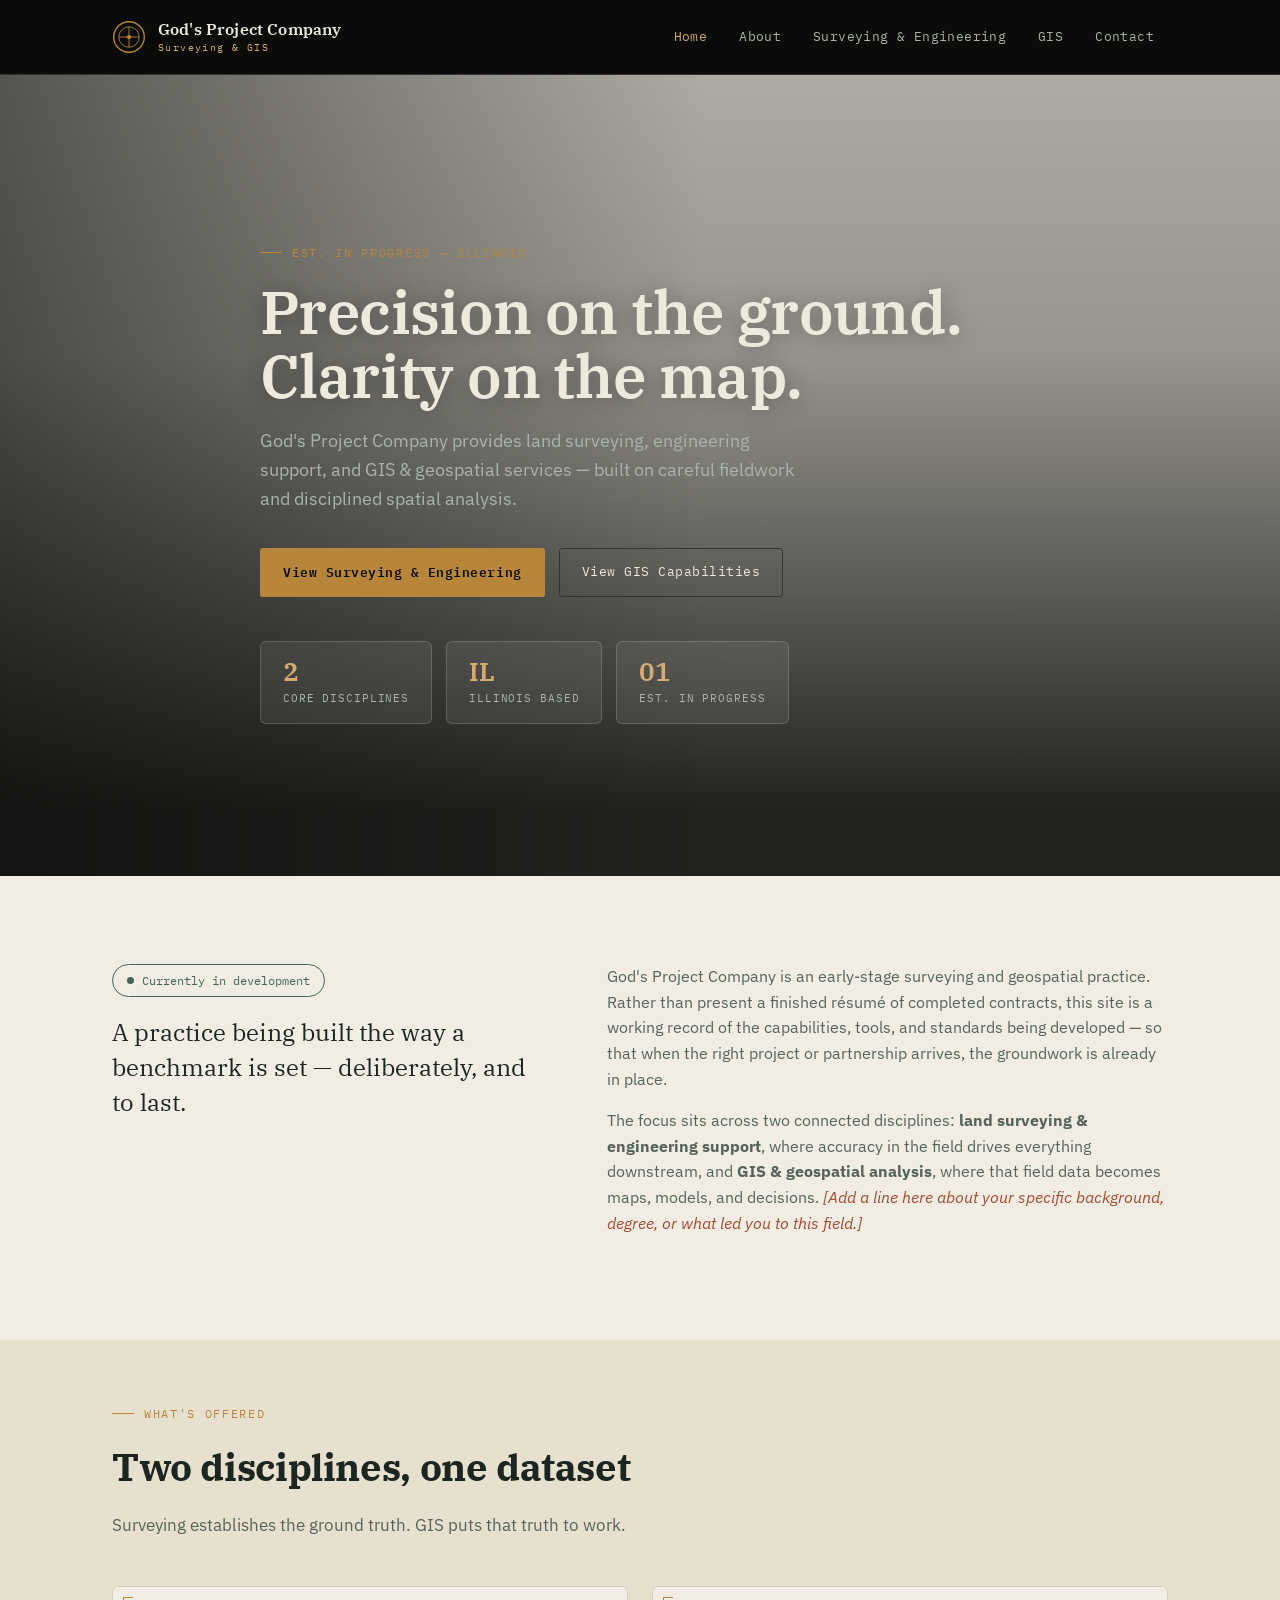
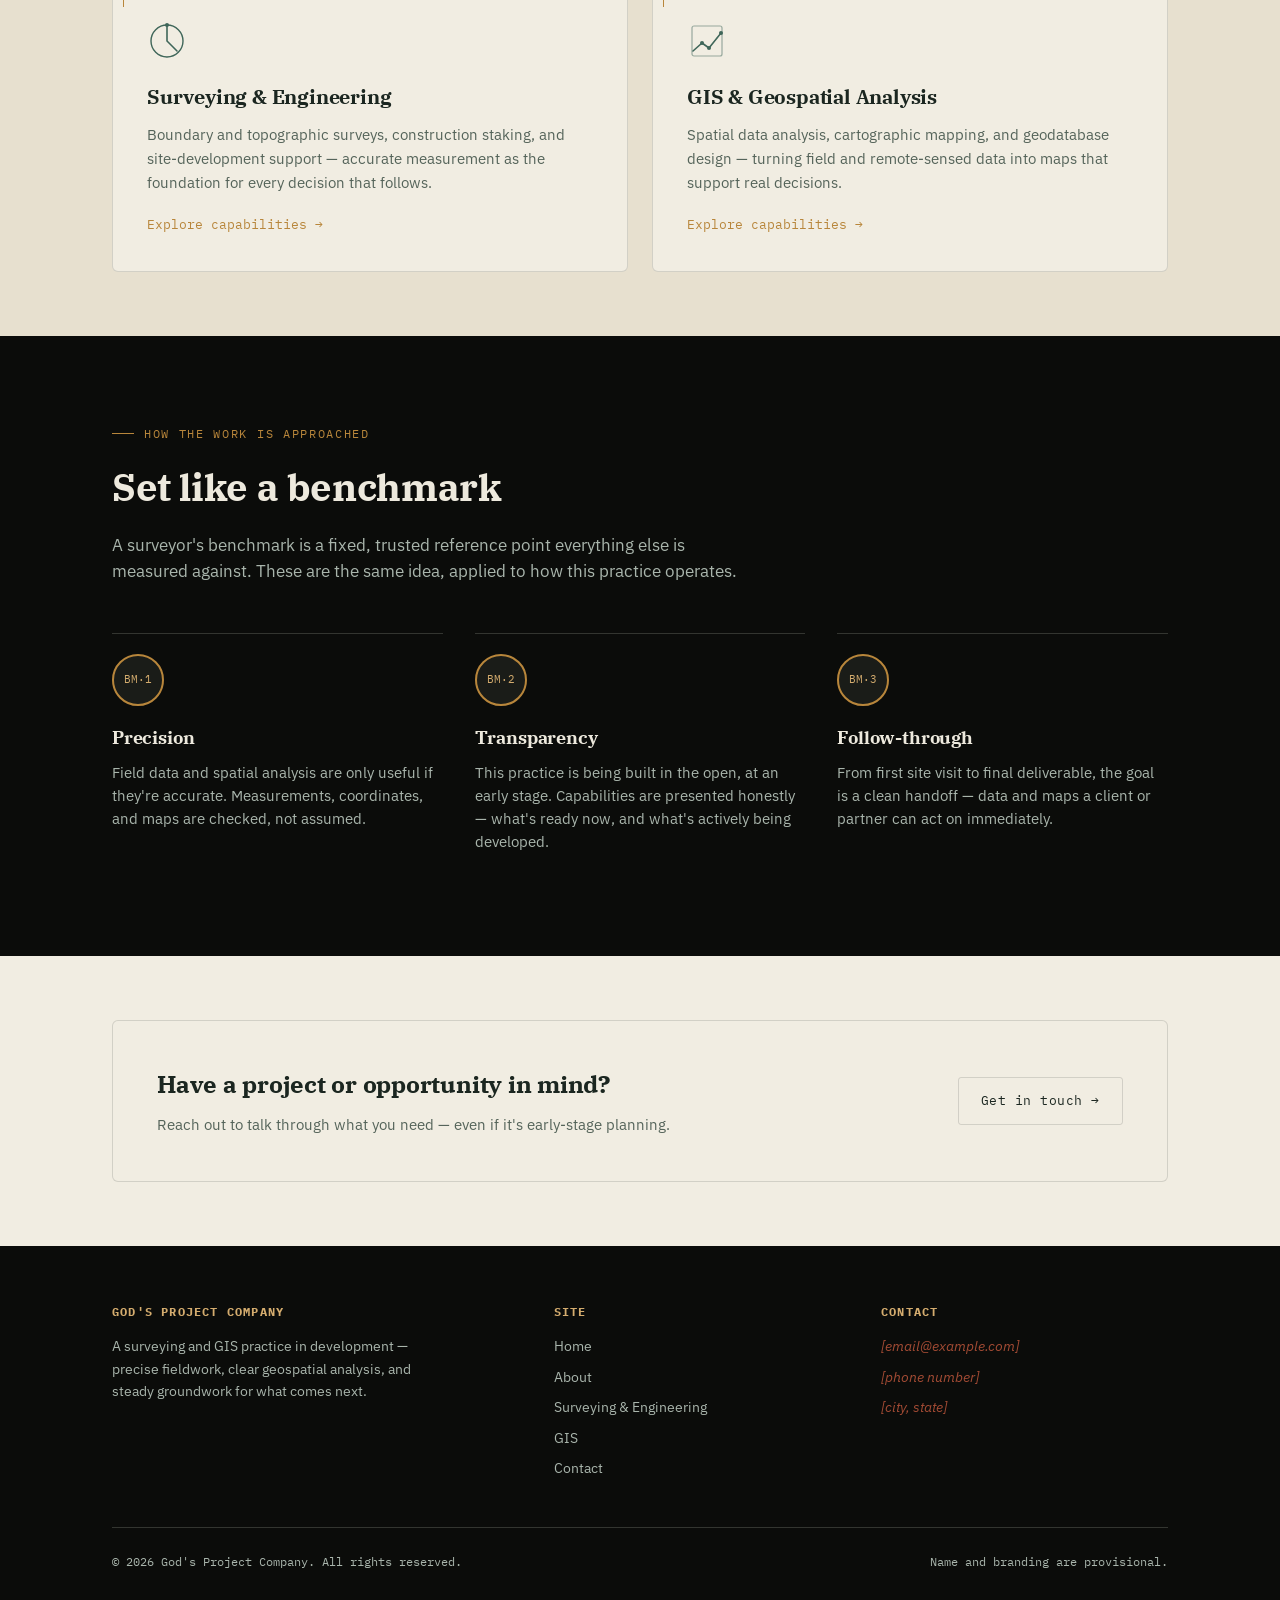
<file: gpc-site-v2/index.html>
<!DOCTYPE html>
<html lang="en">
<head>
<meta charset="UTF-8">
<meta name="viewport" content="width=device-width, initial-scale=1.0">
<title>God's Project Company — Surveying &amp; GIS</title>
<meta name="description" content="God's Project Company: land surveying, engineering support, and GIS/geospatial services. An emerging practice building precise, dependable groundwork for every project.">
<link rel="stylesheet" href="style.css">
</head>
<body>

<a href="#main" class="skip-link">Skip to content</a>

<header class="site-header">
  <nav class="nav" aria-label="Primary">
    <a href="index.html" class="brand">
      <svg class="brand-mark" viewBox="0 0 40 40" fill="none" xmlns="http://www.w3.org/2000/svg" aria-hidden="true">
        <circle cx="20" cy="20" r="18" stroke="#B8863B" stroke-width="1.6"/>
        <circle cx="20" cy="20" r="12" stroke="#B8863B" stroke-width="1"/>
        <path d="M20 8V32M8 20H32" stroke="#B8863B" stroke-width="1"/>
        <circle cx="20" cy="20" r="2.5" fill="#B8863B"/>
      </svg>
      <span class="brand-name">God's Project Company<small>Surveying &amp; GIS</small></span>
    </a>
    <button class="nav-toggle" aria-label="Toggle menu" aria-expanded="false">☰</button>
    <ul class="nav-links">
      <li><a href="index.html" class="current">Home</a></li>
      <li><a href="about.html">About</a></li>
      <li><a href="surveying.html">Surveying &amp; Engineering</a></li>
      <li><a href="gis.html">GIS</a></li>
      <li><a href="contact.html">Contact</a></li>
    </ul>
  </nav>
</header>

<main id="main">

  <section class="hero bg-home">
    <div class="wrap hero-inner">
      <p class="eyebrow">Est. in progress — Illinois</p>
      <h1>Precision on the ground. Clarity on the map.</h1>
      <p class="lede">God's Project Company provides land surveying, engineering support, and GIS &amp; geospatial services — built on careful fieldwork and disciplined spatial analysis.</p>
      <div class="hero-actions">
        <a href="surveying.html" class="btn btn-brass">View Surveying &amp; Engineering</a>
        <a href="gis.html" class="btn btn-outline">View GIS Capabilities</a>
      </div>
      <div class="stat-strip">
        <div class="stat-glass">
          <div class="stat-value">2</div>
          <div class="stat-label">Core Disciplines</div>
        </div>
        <div class="stat-glass">
          <div class="stat-value">IL</div>
          <div class="stat-label">Illinois Based</div>
        </div>
        <div class="stat-glass">
          <div class="stat-value">01</div>
          <div class="stat-label">Est. In Progress</div>
        </div>
      </div>
    </div>
  </section>

  <section>
    <div class="wrap">
      <div class="statement">
        <div>
          <span class="status-badge"><span class="dot"></span>Currently in development</span>
          <p class="statement-lead">A practice being built the way a benchmark is set — deliberately, and to last.</p>
        </div>
        <div class="statement-body">
          <p>God's Project Company is an early-stage surveying and geospatial practice. Rather than present a finished résumé of completed contracts, this site is a working record of the capabilities, tools, and standards being developed — so that when the right project or partnership arrives, the groundwork is already in place.</p>
          <p>The focus sits across two connected disciplines: <strong>land surveying &amp; engineering support</strong>, where accuracy in the field drives everything downstream, and <strong>GIS &amp; geospatial analysis</strong>, where that field data becomes maps, models, and decisions. <span class="edit-me">[Add a line here about your specific background, degree, or what led you to this field.]</span></p>
        </div>
      </div>
    </div>
  </section>

  <section class="on-dim section-tight">
    <div class="wrap">
      <div class="section-head">
        <span class="eyebrow">What's offered</span>
        <h2>Two disciplines, one dataset</h2>
        <p>Surveying establishes the ground truth. GIS puts that truth to work.</p>
      </div>
      <div class="grid-2">
        <div class="card">
          <span class="card-corner"></span>
          <svg class="card-icon" viewBox="0 0 40 40" fill="none" xmlns="http://www.w3.org/2000/svg" aria-hidden="true">
            <path d="M20 4L20 20L30 30" stroke="currentColor" stroke-width="1.6" stroke-linecap="round"/>
            <circle cx="20" cy="20" r="16" stroke="currentColor" stroke-width="1.4"/>
            <circle cx="20" cy="4" r="2" fill="currentColor"/>
          </svg>
          <h3>Surveying &amp; Engineering</h3>
          <p>Boundary and topographic surveys, construction staking, and site-development support — accurate measurement as the foundation for every decision that follows.</p>
          <a href="surveying.html" class="card-link">Explore capabilities →</a>
        </div>
        <div class="card">
          <span class="card-corner"></span>
          <svg class="card-icon" viewBox="0 0 40 40" fill="none" xmlns="http://www.w3.org/2000/svg" aria-hidden="true">
            <path d="M6 30L15 22L22 27L34 12" stroke="currentColor" stroke-width="1.6" stroke-linecap="round" stroke-linejoin="round"/>
            <circle cx="15" cy="22" r="2" fill="currentColor"/>
            <circle cx="22" cy="27" r="2" fill="currentColor"/>
            <circle cx="34" cy="12" r="2" fill="currentColor"/>
            <rect x="5" y="5" width="30" height="30" rx="2" stroke="currentColor" stroke-width="1.2" opacity="0.5"/>
          </svg>
          <h3>GIS &amp; Geospatial Analysis</h3>
          <p>Spatial data analysis, cartographic mapping, and geodatabase design — turning field and remote-sensed data into maps that support real decisions.</p>
          <a href="gis.html" class="card-link">Explore capabilities →</a>
        </div>
      </div>
    </div>
  </section>

  <section class="on-ink">
    <div class="wrap">
      <div class="section-head">
        <span class="eyebrow">How the work is approached</span>
        <h2>Set like a benchmark</h2>
        <p>A surveyor's benchmark is a fixed, trusted reference point everything else is measured against. These are the same idea, applied to how this practice operates.</p>
      </div>
      <div class="benchmarks">
        <div class="benchmark">
          <div class="bm-disk">BM·1</div>
          <h3>Precision</h3>
          <p>Field data and spatial analysis are only useful if they're accurate. Measurements, coordinates, and maps are checked, not assumed.</p>
        </div>
        <div class="benchmark">
          <div class="bm-disk">BM·2</div>
          <h3>Transparency</h3>
          <p>This practice is being built in the open, at an early stage. Capabilities are presented honestly — what's ready now, and what's actively being developed.</p>
        </div>
        <div class="benchmark">
          <div class="bm-disk">BM·3</div>
          <h3>Follow-through</h3>
          <p>From first site visit to final deliverable, the goal is a clean handoff — data and maps a client or partner can act on immediately.</p>
        </div>
      </div>
    </div>
  </section>

  <section class="section-tight">
    <div class="wrap">
      <div class="card" style="padding:44px; display:flex; justify-content:space-between; align-items:center; flex-wrap:wrap; gap:24px;">
        <div style="max-width:520px;">
          <h3 style="font-size:24px; margin-bottom:10px;">Have a project or opportunity in mind?</h3>
          <p style="margin:0;">Reach out to talk through what you need — even if it's early-stage planning.</p>
        </div>
        <a href="contact.html" class="btn btn-outline-dark">Get in touch →</a>
      </div>
    </div>
  </section>

</main>

<footer class="site-footer">
  <div class="wrap">
    <div class="footer-top">
      <div>
        <h4>God's Project Company</h4>
        <p style="max-width:320px; font-size:14px; color: var(--text-on-ink-muted);">A surveying and GIS practice in development — precise fieldwork, clear geospatial analysis, and steady groundwork for what comes next.</p>
      </div>
      <div>
        <h4>Site</h4>
        <ul class="footer-links">
          <li><a href="index.html">Home</a></li>
          <li><a href="about.html">About</a></li>
          <li><a href="surveying.html">Surveying &amp; Engineering</a></li>
          <li><a href="gis.html">GIS</a></li>
          <li><a href="contact.html">Contact</a></li>
        </ul>
      </div>
      <div>
        <h4>Contact</h4>
        <ul class="footer-links">
          <li class="edit-me">[email@example.com]</li>
          <li class="edit-me">[phone number]</li>
          <li class="edit-me">[city, state]</li>
        </ul>
      </div>
    </div>
    <div class="footer-bottom">
      <span>© <span id="year"></span> God's Project Company. All rights reserved.</span>
      <span>Name and branding are provisional.</span>
    </div>
  </div>
</footer>

<script src="main.js"></script>
</body>
</html>
</file>
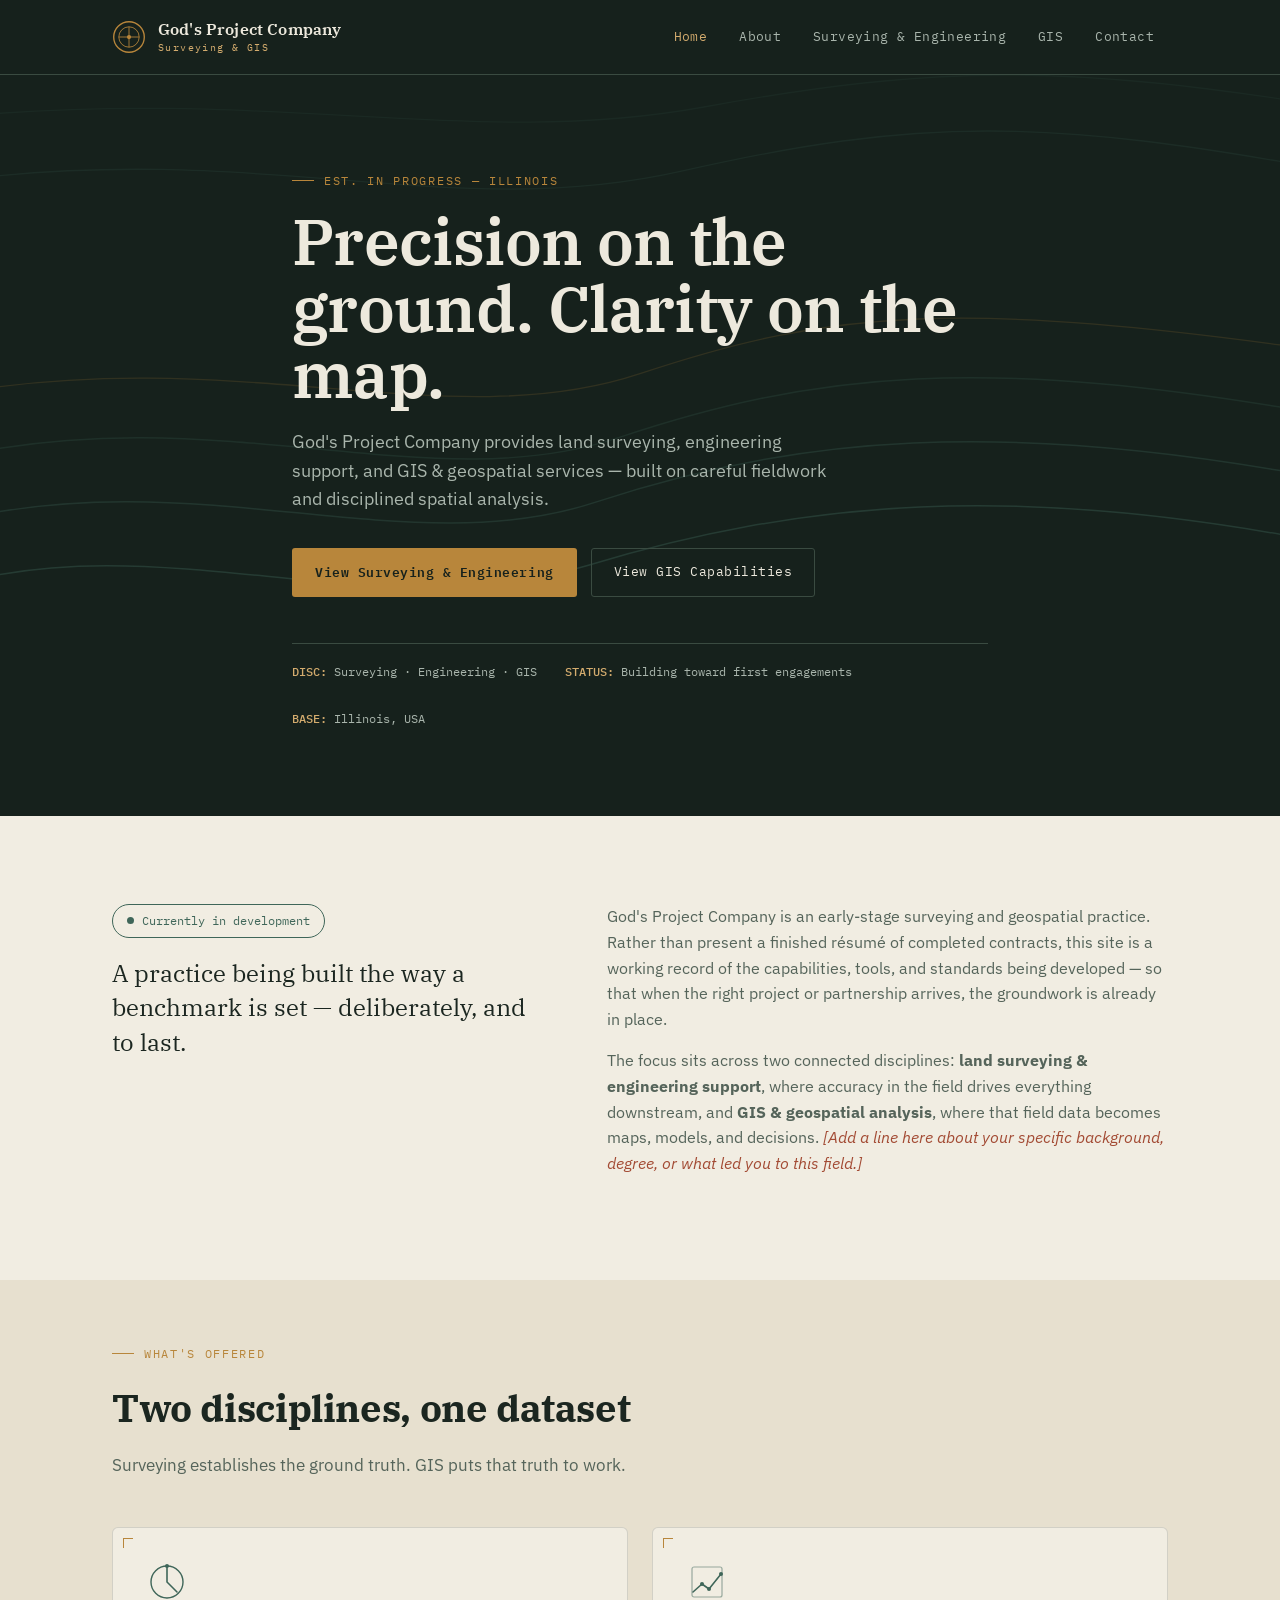
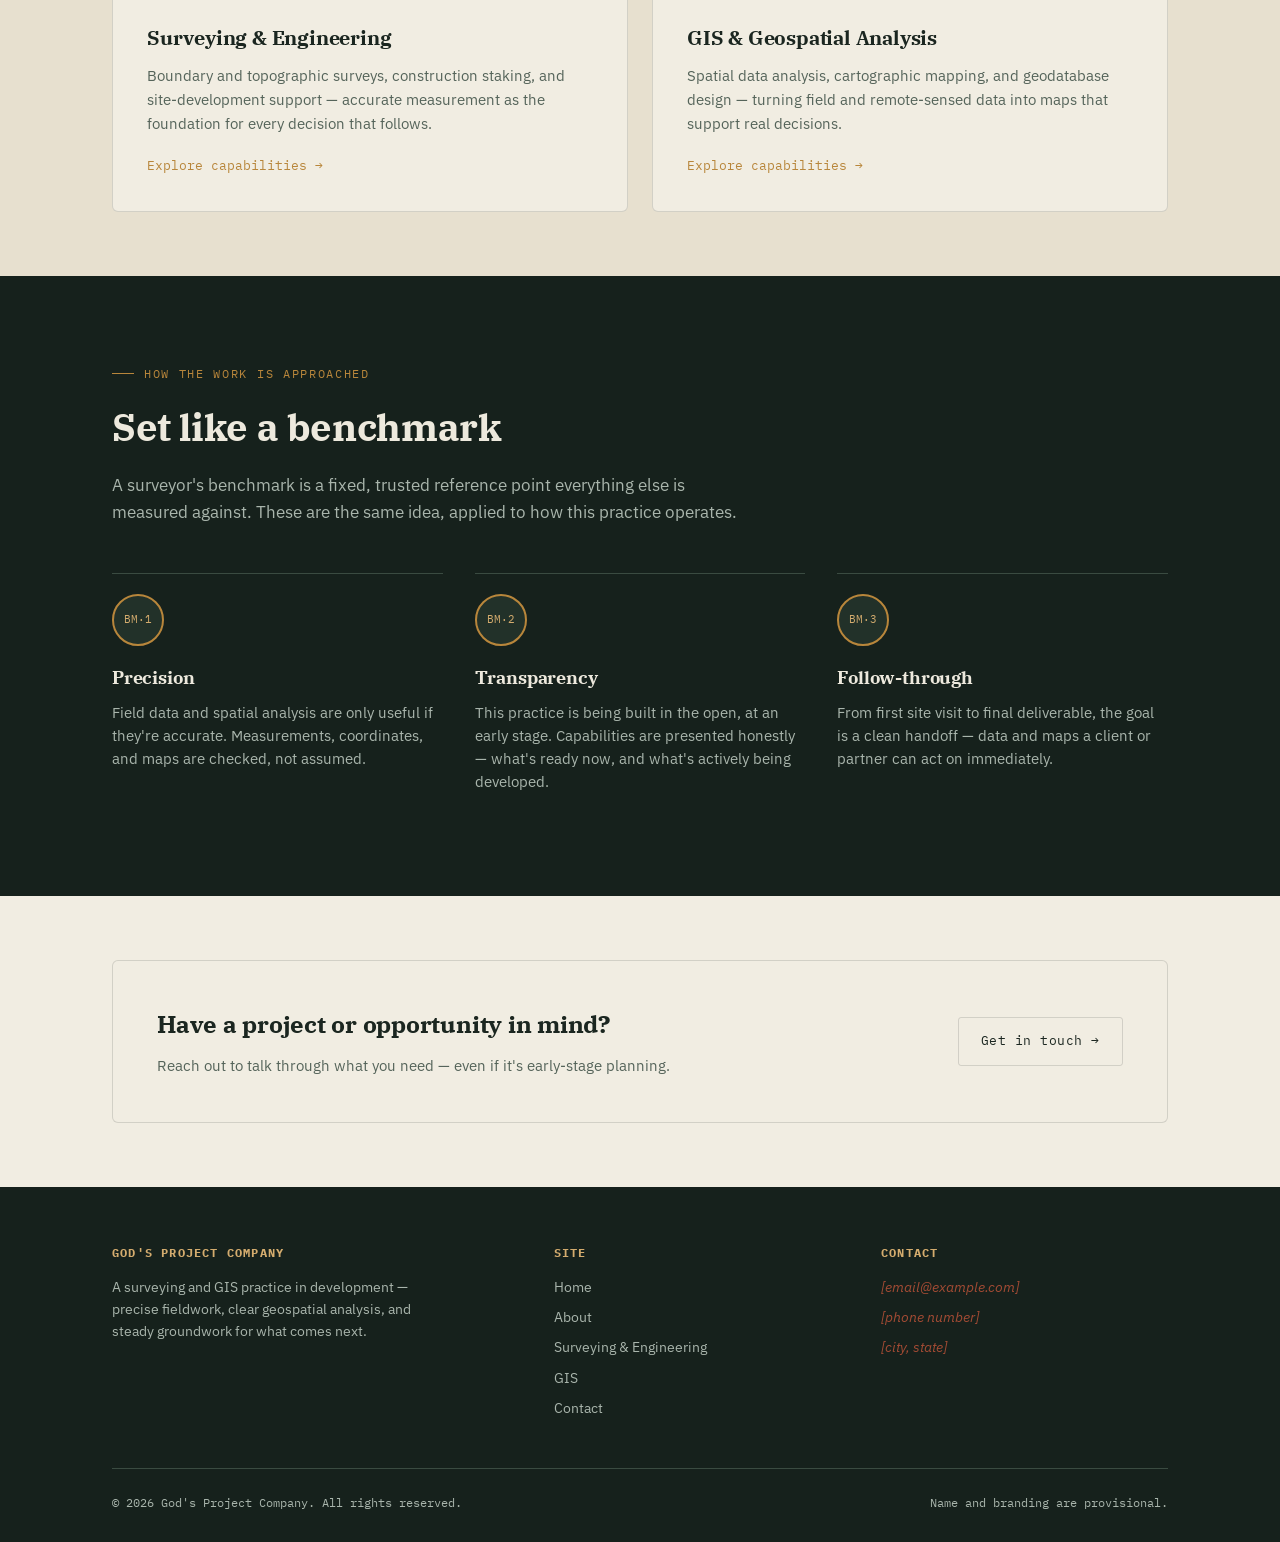
<file: gpc-site/index.html>
<!DOCTYPE html>
<html lang="en">
<head>
<meta charset="UTF-8">
<meta name="viewport" content="width=device-width, initial-scale=1.0">
<title>God's Project Company — Surveying &amp; GIS</title>
<meta name="description" content="God's Project Company: land surveying, engineering support, and GIS/geospatial services. An emerging practice building precise, dependable groundwork for every project.">
<link rel="stylesheet" href="css/style.css">
</head>
<body>

<a href="#main" class="skip-link">Skip to content</a>

<header class="site-header">
  <nav class="nav" aria-label="Primary">
    <a href="index.html" class="brand">
      <svg class="brand-mark" viewBox="0 0 40 40" fill="none" xmlns="http://www.w3.org/2000/svg" aria-hidden="true">
        <circle cx="20" cy="20" r="18" stroke="#B8863B" stroke-width="1.6"/>
        <circle cx="20" cy="20" r="12" stroke="#B8863B" stroke-width="1"/>
        <path d="M20 8V32M8 20H32" stroke="#B8863B" stroke-width="1"/>
        <circle cx="20" cy="20" r="2.5" fill="#B8863B"/>
      </svg>
      <span class="brand-name">God's Project Company<small>Surveying &amp; GIS</small></span>
    </a>
    <button class="nav-toggle" aria-label="Toggle menu" aria-expanded="false">☰</button>
    <ul class="nav-links">
      <li><a href="index.html" class="current">Home</a></li>
      <li><a href="about.html">About</a></li>
      <li><a href="surveying.html">Surveying &amp; Engineering</a></li>
      <li><a href="gis.html">GIS</a></li>
      <li><a href="contact.html">Contact</a></li>
    </ul>
  </nav>
</header>

<main id="main">

  <section class="hero">
    <svg class="hero-contours" viewBox="0 0 1200 560" preserveAspectRatio="xMidYMid slice" aria-hidden="true">
      <path d="M-50 480 C 150 420, 350 520, 550 460 S 950 380, 1250 440" stroke="#3F6659" stroke-width="1.4" fill="none" opacity="0.7"/>
      <path d="M-50 420 C 180 360, 380 460, 560 400 S 940 320, 1250 380" stroke="#3F6659" stroke-width="1.4" fill="none" opacity="0.55"/>
      <path d="M-50 360 C 200 300, 400 400, 580 340 S 920 260, 1250 320" stroke="#3F6659" stroke-width="1.4" fill="none" opacity="0.4"/>
      <path d="M-50 300 C 220 250, 420 340, 600 280 S 900 210, 1250 260" stroke="#B8863B" stroke-width="1.2" fill="none" opacity="0.3"/>
      <path d="M-50 100 C 250 60, 420 140, 640 90 S 980 40, 1250 90" stroke="#3F6659" stroke-width="1.2" fill="none" opacity="0.3"/>
      <path d="M-50 40 C 260 10, 440 70, 660 30 S 1000 -10, 1250 30" stroke="#3F6659" stroke-width="1.2" fill="none" opacity="0.22"/>
    </svg>
    <div class="wrap hero-inner">
      <p class="eyebrow">Est. in progress — Illinois</p>
      <h1>Precision on the ground. Clarity on the map.</h1>
      <p class="lede">God's Project Company provides land surveying, engineering support, and GIS &amp; geospatial services — built on careful fieldwork and disciplined spatial analysis.</p>
      <div class="hero-actions">
        <a href="surveying.html" class="btn btn-brass">View Surveying &amp; Engineering</a>
        <a href="gis.html" class="btn btn-outline">View GIS Capabilities</a>
      </div>
      <div class="coord-strip">
        <span><b>DISC:</b> Surveying · Engineering · GIS</span>
        <span><b>STATUS:</b> Building toward first engagements</span>
        <span><b>BASE:</b> Illinois, USA</span>
      </div>
    </div>
  </section>

  <section>
    <div class="wrap">
      <div class="statement">
        <div>
          <span class="status-badge"><span class="dot"></span>Currently in development</span>
          <p class="statement-lead">A practice being built the way a benchmark is set — deliberately, and to last.</p>
        </div>
        <div class="statement-body">
          <p>God's Project Company is an early-stage surveying and geospatial practice. Rather than present a finished résumé of completed contracts, this site is a working record of the capabilities, tools, and standards being developed — so that when the right project or partnership arrives, the groundwork is already in place.</p>
          <p>The focus sits across two connected disciplines: <strong>land surveying &amp; engineering support</strong>, where accuracy in the field drives everything downstream, and <strong>GIS &amp; geospatial analysis</strong>, where that field data becomes maps, models, and decisions. <span class="edit-me">[Add a line here about your specific background, degree, or what led you to this field.]</span></p>
        </div>
      </div>
    </div>
  </section>

  <section class="on-dim section-tight">
    <div class="wrap">
      <div class="section-head">
        <span class="eyebrow">What's offered</span>
        <h2>Two disciplines, one dataset</h2>
        <p>Surveying establishes the ground truth. GIS puts that truth to work.</p>
      </div>
      <div class="grid-2">
        <div class="card">
          <span class="card-corner"></span>
          <svg class="card-icon" viewBox="0 0 40 40" fill="none" xmlns="http://www.w3.org/2000/svg" aria-hidden="true">
            <path d="M20 4L20 20L30 30" stroke="currentColor" stroke-width="1.6" stroke-linecap="round"/>
            <circle cx="20" cy="20" r="16" stroke="currentColor" stroke-width="1.4"/>
            <circle cx="20" cy="4" r="2" fill="currentColor"/>
          </svg>
          <h3>Surveying &amp; Engineering</h3>
          <p>Boundary and topographic surveys, construction staking, and site-development support — accurate measurement as the foundation for every decision that follows.</p>
          <a href="surveying.html" class="card-link">Explore capabilities →</a>
        </div>
        <div class="card">
          <span class="card-corner"></span>
          <svg class="card-icon" viewBox="0 0 40 40" fill="none" xmlns="http://www.w3.org/2000/svg" aria-hidden="true">
            <path d="M6 30L15 22L22 27L34 12" stroke="currentColor" stroke-width="1.6" stroke-linecap="round" stroke-linejoin="round"/>
            <circle cx="15" cy="22" r="2" fill="currentColor"/>
            <circle cx="22" cy="27" r="2" fill="currentColor"/>
            <circle cx="34" cy="12" r="2" fill="currentColor"/>
            <rect x="5" y="5" width="30" height="30" rx="2" stroke="currentColor" stroke-width="1.2" opacity="0.5"/>
          </svg>
          <h3>GIS &amp; Geospatial Analysis</h3>
          <p>Spatial data analysis, cartographic mapping, and geodatabase design — turning field and remote-sensed data into maps that support real decisions.</p>
          <a href="gis.html" class="card-link">Explore capabilities →</a>
        </div>
      </div>
    </div>
  </section>

  <section class="on-ink">
    <div class="wrap">
      <div class="section-head">
        <span class="eyebrow">How the work is approached</span>
        <h2>Set like a benchmark</h2>
        <p>A surveyor's benchmark is a fixed, trusted reference point everything else is measured against. These are the same idea, applied to how this practice operates.</p>
      </div>
      <div class="benchmarks">
        <div class="benchmark">
          <div class="bm-disk">BM·1</div>
          <h3>Precision</h3>
          <p>Field data and spatial analysis are only useful if they're accurate. Measurements, coordinates, and maps are checked, not assumed.</p>
        </div>
        <div class="benchmark">
          <div class="bm-disk">BM·2</div>
          <h3>Transparency</h3>
          <p>This practice is being built in the open, at an early stage. Capabilities are presented honestly — what's ready now, and what's actively being developed.</p>
        </div>
        <div class="benchmark">
          <div class="bm-disk">BM·3</div>
          <h3>Follow-through</h3>
          <p>From first site visit to final deliverable, the goal is a clean handoff — data and maps a client or partner can act on immediately.</p>
        </div>
      </div>
    </div>
  </section>

  <section class="section-tight">
    <div class="wrap">
      <div class="card" style="padding:44px; display:flex; justify-content:space-between; align-items:center; flex-wrap:wrap; gap:24px;">
        <div style="max-width:520px;">
          <h3 style="font-size:24px; margin-bottom:10px;">Have a project or opportunity in mind?</h3>
          <p style="margin:0;">Reach out to talk through what you need — even if it's early-stage planning.</p>
        </div>
        <a href="contact.html" class="btn btn-outline-dark">Get in touch →</a>
      </div>
    </div>
  </section>

</main>

<footer class="site-footer">
  <div class="wrap">
    <div class="footer-top">
      <div>
        <h4>God's Project Company</h4>
        <p style="max-width:320px; font-size:14px; color: var(--text-on-ink-muted);">A surveying and GIS practice in development — precise fieldwork, clear geospatial analysis, and steady groundwork for what comes next.</p>
      </div>
      <div>
        <h4>Site</h4>
        <ul class="footer-links">
          <li><a href="index.html">Home</a></li>
          <li><a href="about.html">About</a></li>
          <li><a href="surveying.html">Surveying &amp; Engineering</a></li>
          <li><a href="gis.html">GIS</a></li>
          <li><a href="contact.html">Contact</a></li>
        </ul>
      </div>
      <div>
        <h4>Contact</h4>
        <ul class="footer-links">
          <li class="edit-me">[email@example.com]</li>
          <li class="edit-me">[phone number]</li>
          <li class="edit-me">[city, state]</li>
        </ul>
      </div>
    </div>
    <div class="footer-bottom">
      <span>© <span id="year"></span> God's Project Company. All rights reserved.</span>
      <span>Name and branding are provisional.</span>
    </div>
  </div>
</footer>

<script src="js/main.js"></script>
</body>
</html>
</file>
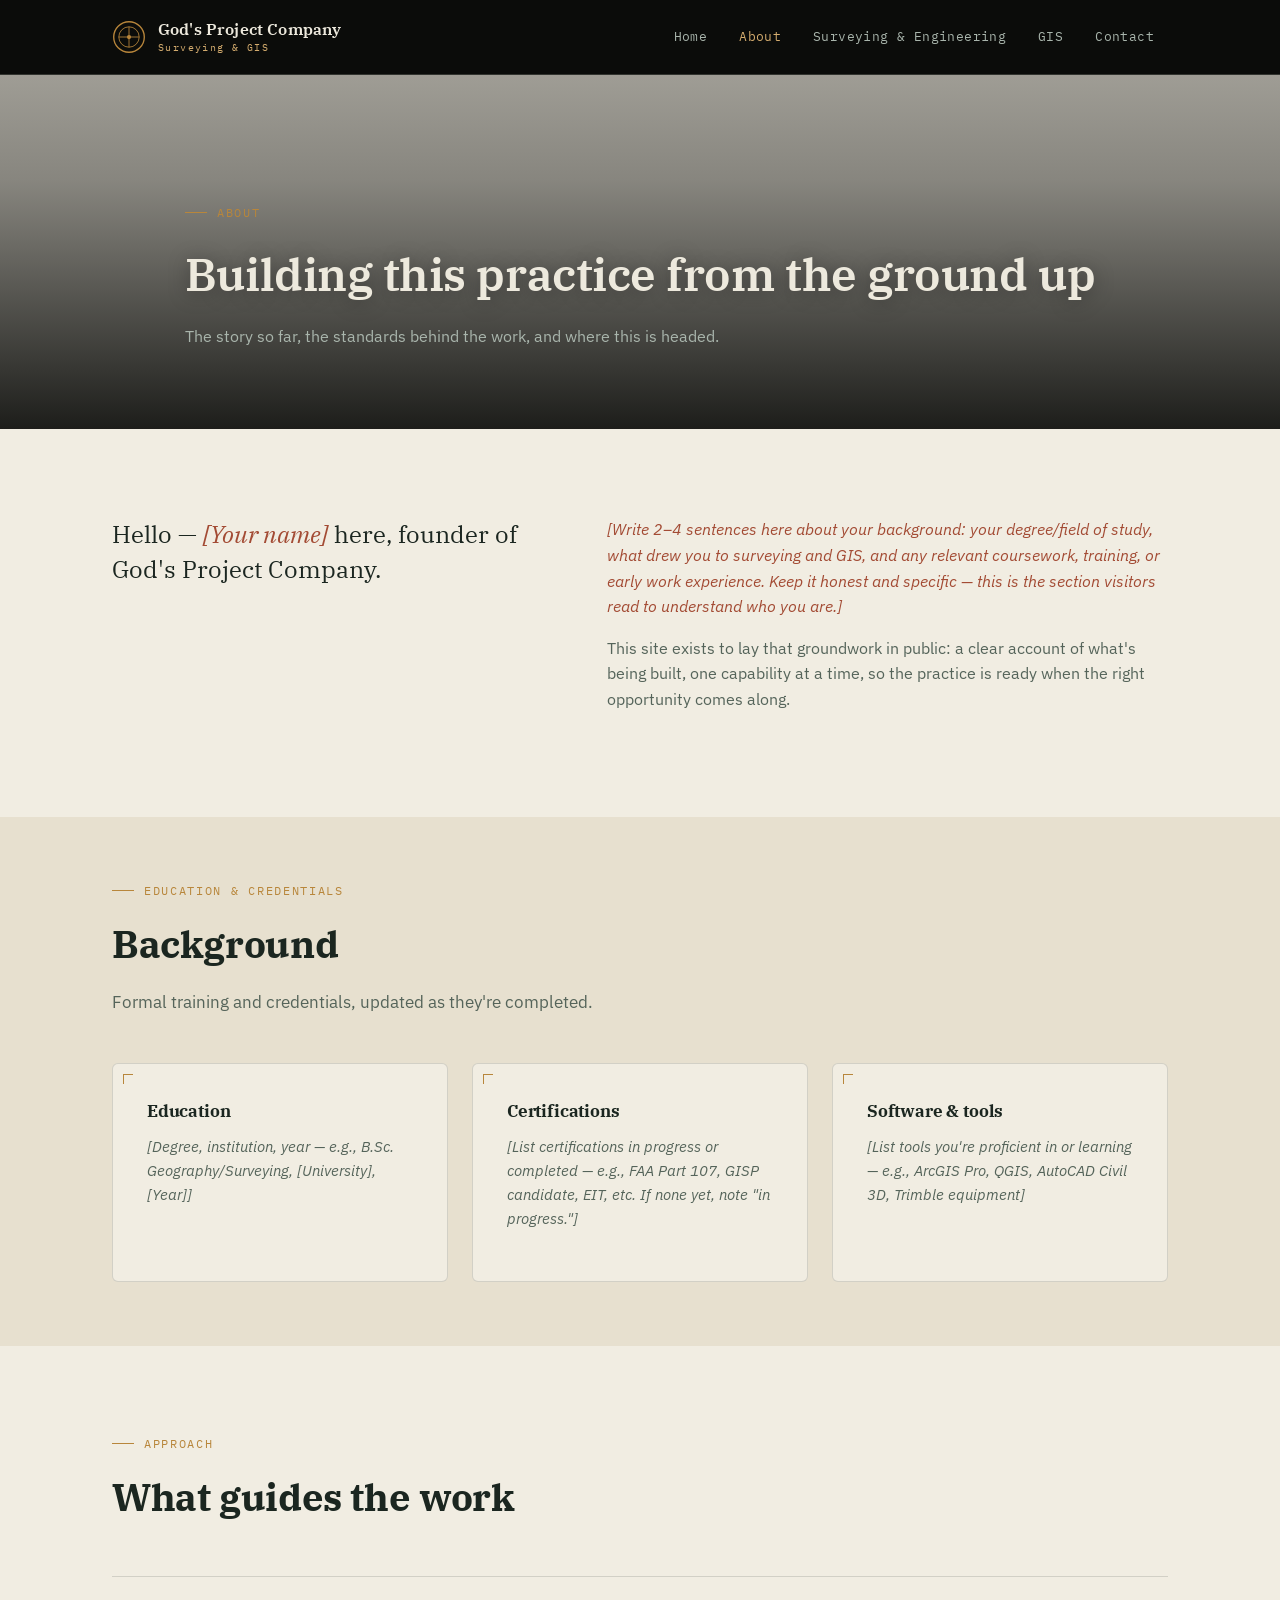
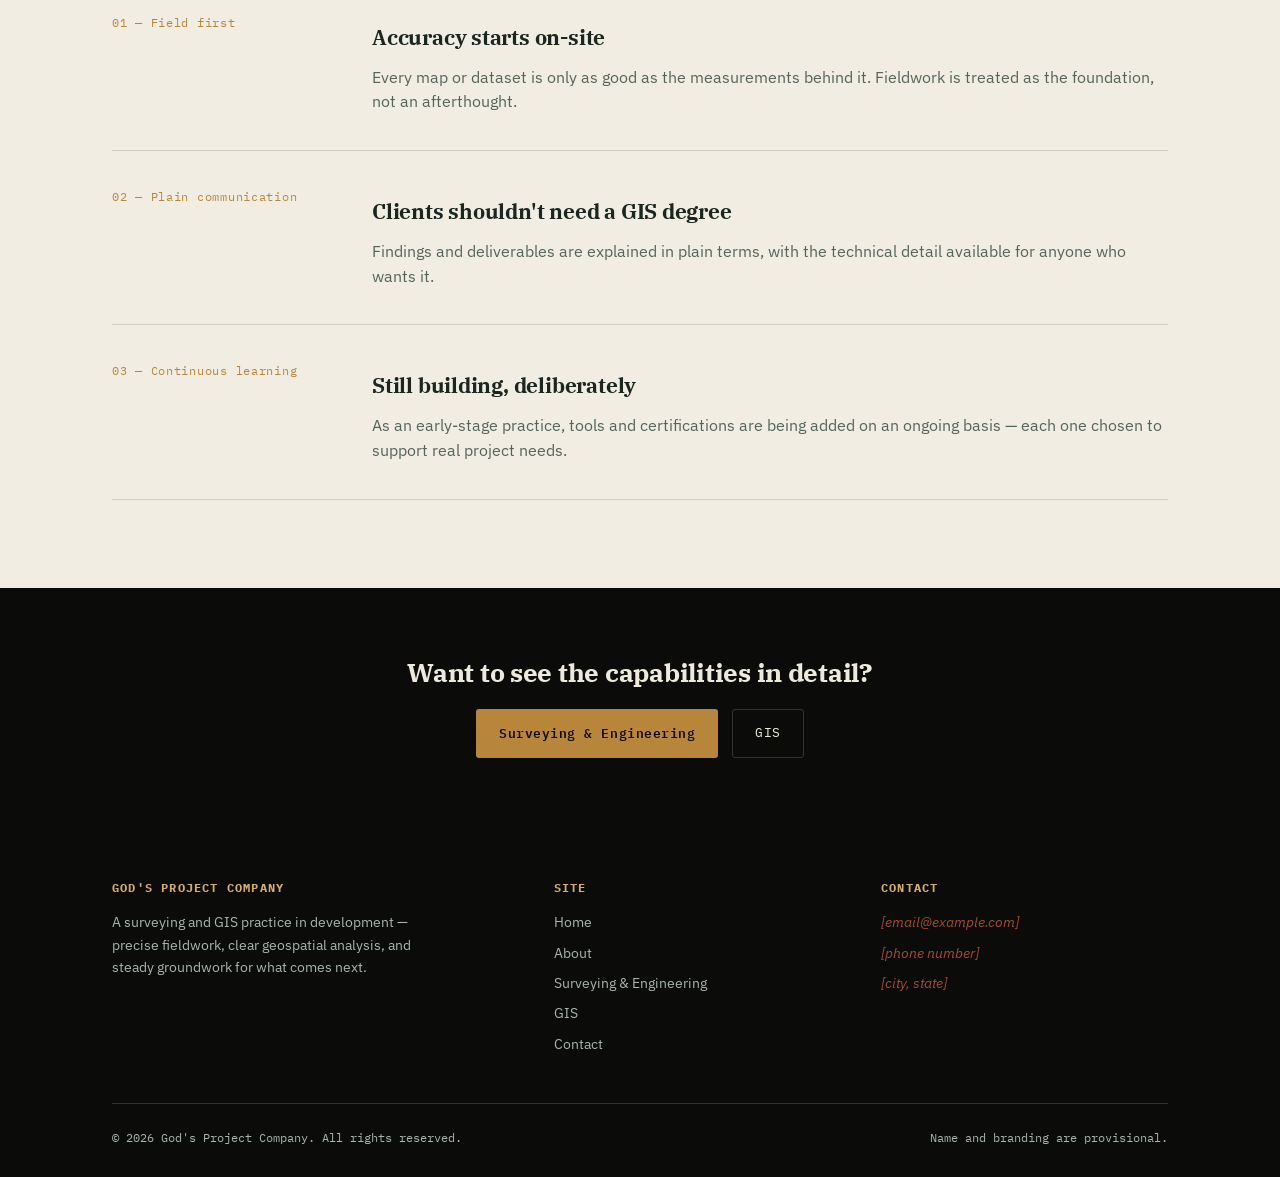
<file: gpc-site-v2/about.html>
<!DOCTYPE html>
<html lang="en">
<head>
<meta charset="UTF-8">
<meta name="viewport" content="width=device-width, initial-scale=1.0">
<title>About — God's Project Company</title>
<meta name="description" content="About God's Project Company — an emerging surveying and GIS practice, its founder, and the standards it's being built on.">
<link rel="stylesheet" href="style.css">
</head>
<body>

<a href="#main" class="skip-link">Skip to content</a>

<header class="site-header">
  <nav class="nav" aria-label="Primary">
    <a href="index.html" class="brand">
      <svg class="brand-mark" viewBox="0 0 40 40" fill="none" xmlns="http://www.w3.org/2000/svg" aria-hidden="true">
        <circle cx="20" cy="20" r="18" stroke="#B8863B" stroke-width="1.6"/>
        <circle cx="20" cy="20" r="12" stroke="#B8863B" stroke-width="1"/>
        <path d="M20 8V32M8 20H32" stroke="#B8863B" stroke-width="1"/>
        <circle cx="20" cy="20" r="2.5" fill="#B8863B"/>
      </svg>
      <span class="brand-name">God's Project Company<small>Surveying &amp; GIS</small></span>
    </a>
    <button class="nav-toggle" aria-label="Toggle menu" aria-expanded="false">☰</button>
    <ul class="nav-links">
      <li><a href="index.html">Home</a></li>
      <li><a href="about.html" class="current">About</a></li>
      <li><a href="surveying.html">Surveying &amp; Engineering</a></li>
      <li><a href="gis.html">GIS</a></li>
      <li><a href="contact.html">Contact</a></li>
    </ul>
  </nav>
</header>

<main id="main">

  <header class="page-header bg-about">
    <div class="wrap">
      <span class="eyebrow">About</span>
      <h1>Building this practice from the ground up</h1>
      <p class="lede">The story so far, the standards behind the work, and where this is headed.</p>
    </div>
  </header>

  <section>
    <div class="wrap">
      <div class="statement">
        <div>
          <p class="statement-lead">Hello — <span class="edit-me">[Your name]</span> here, founder of God's Project Company.</p>
        </div>
        <div class="statement-body">
          <p><span class="edit-me">[Write 2–4 sentences here about your background: your degree/field of study, what drew you to surveying and GIS, and any relevant coursework, training, or early work experience. Keep it honest and specific — this is the section visitors read to understand who you are.]</span></p>
          <p>This site exists to lay that groundwork in public: a clear account of what's being built, one capability at a time, so the practice is ready when the right opportunity comes along.</p>
        </div>
      </div>
    </div>
  </section>

  <section class="on-dim section-tight">
    <div class="wrap">
      <div class="section-head">
        <span class="eyebrow">Education &amp; credentials</span>
        <h2>Background</h2>
        <p>Formal training and credentials, updated as they're completed.</p>
      </div>
      <div class="grid-3">
        <div class="card">
          <span class="card-corner"></span>
          <h3 style="font-size:17px;">Education</h3>
          <p class="edit-me">[Degree, institution, year — e.g., B.Sc. Geography/Surveying, [University], [Year]]</p>
        </div>
        <div class="card">
          <span class="card-corner"></span>
          <h3 style="font-size:17px;">Certifications</h3>
          <p class="edit-me">[List certifications in progress or completed — e.g., FAA Part 107, GISP candidate, EIT, etc. If none yet, note "in progress."]</p>
        </div>
        <div class="card">
          <span class="card-corner"></span>
          <h3 style="font-size:17px;">Software &amp; tools</h3>
          <p class="edit-me">[List tools you're proficient in or learning — e.g., ArcGIS Pro, QGIS, AutoCAD Civil 3D, Trimble equipment]</p>
        </div>
      </div>
    </div>
  </section>

  <section>
    <div class="wrap">
      <div class="section-head">
        <span class="eyebrow">Approach</span>
        <h2>What guides the work</h2>
      </div>
      <div class="service-row">
        <div class="tag">01 — Field first</div>
        <div>
          <h3>Accuracy starts on-site</h3>
          <p>Every map or dataset is only as good as the measurements behind it. Fieldwork is treated as the foundation, not an afterthought.</p>
        </div>
      </div>
      <div class="service-row">
        <div class="tag">02 — Plain communication</div>
        <div>
          <h3>Clients shouldn't need a GIS degree</h3>
          <p>Findings and deliverables are explained in plain terms, with the technical detail available for anyone who wants it.</p>
        </div>
      </div>
      <div class="service-row">
        <div class="tag">03 — Continuous learning</div>
        <div>
          <h3>Still building, deliberately</h3>
          <p>As an early-stage practice, tools and certifications are being added on an ongoing basis — each one chosen to support real project needs.</p>
        </div>
      </div>
    </div>
  </section>

  <section class="on-ink section-tight">
    <div class="wrap" style="text-align:center;">
      <h2 style="font-size:26px; margin-bottom:16px;">Want to see the capabilities in detail?</h2>
      <div class="hero-actions" style="justify-content:center;">
        <a href="surveying.html" class="btn btn-brass">Surveying &amp; Engineering</a>
        <a href="gis.html" class="btn btn-outline">GIS</a>
      </div>
    </div>
  </section>

</main>

<footer class="site-footer">
  <div class="wrap">
    <div class="footer-top">
      <div>
        <h4>God's Project Company</h4>
        <p style="max-width:320px; font-size:14px; color: var(--text-on-ink-muted);">A surveying and GIS practice in development — precise fieldwork, clear geospatial analysis, and steady groundwork for what comes next.</p>
      </div>
      <div>
        <h4>Site</h4>
        <ul class="footer-links">
          <li><a href="index.html">Home</a></li>
          <li><a href="about.html">About</a></li>
          <li><a href="surveying.html">Surveying &amp; Engineering</a></li>
          <li><a href="gis.html">GIS</a></li>
          <li><a href="contact.html">Contact</a></li>
        </ul>
      </div>
      <div>
        <h4>Contact</h4>
        <ul class="footer-links">
          <li class="edit-me">[email@example.com]</li>
          <li class="edit-me">[phone number]</li>
          <li class="edit-me">[city, state]</li>
        </ul>
      </div>
    </div>
    <div class="footer-bottom">
      <span>© <span id="year"></span> God's Project Company. All rights reserved.</span>
      <span>Name and branding are provisional.</span>
    </div>
  </div>
</footer>

<script src="main.js"></script>
</body>
</html>
</file>
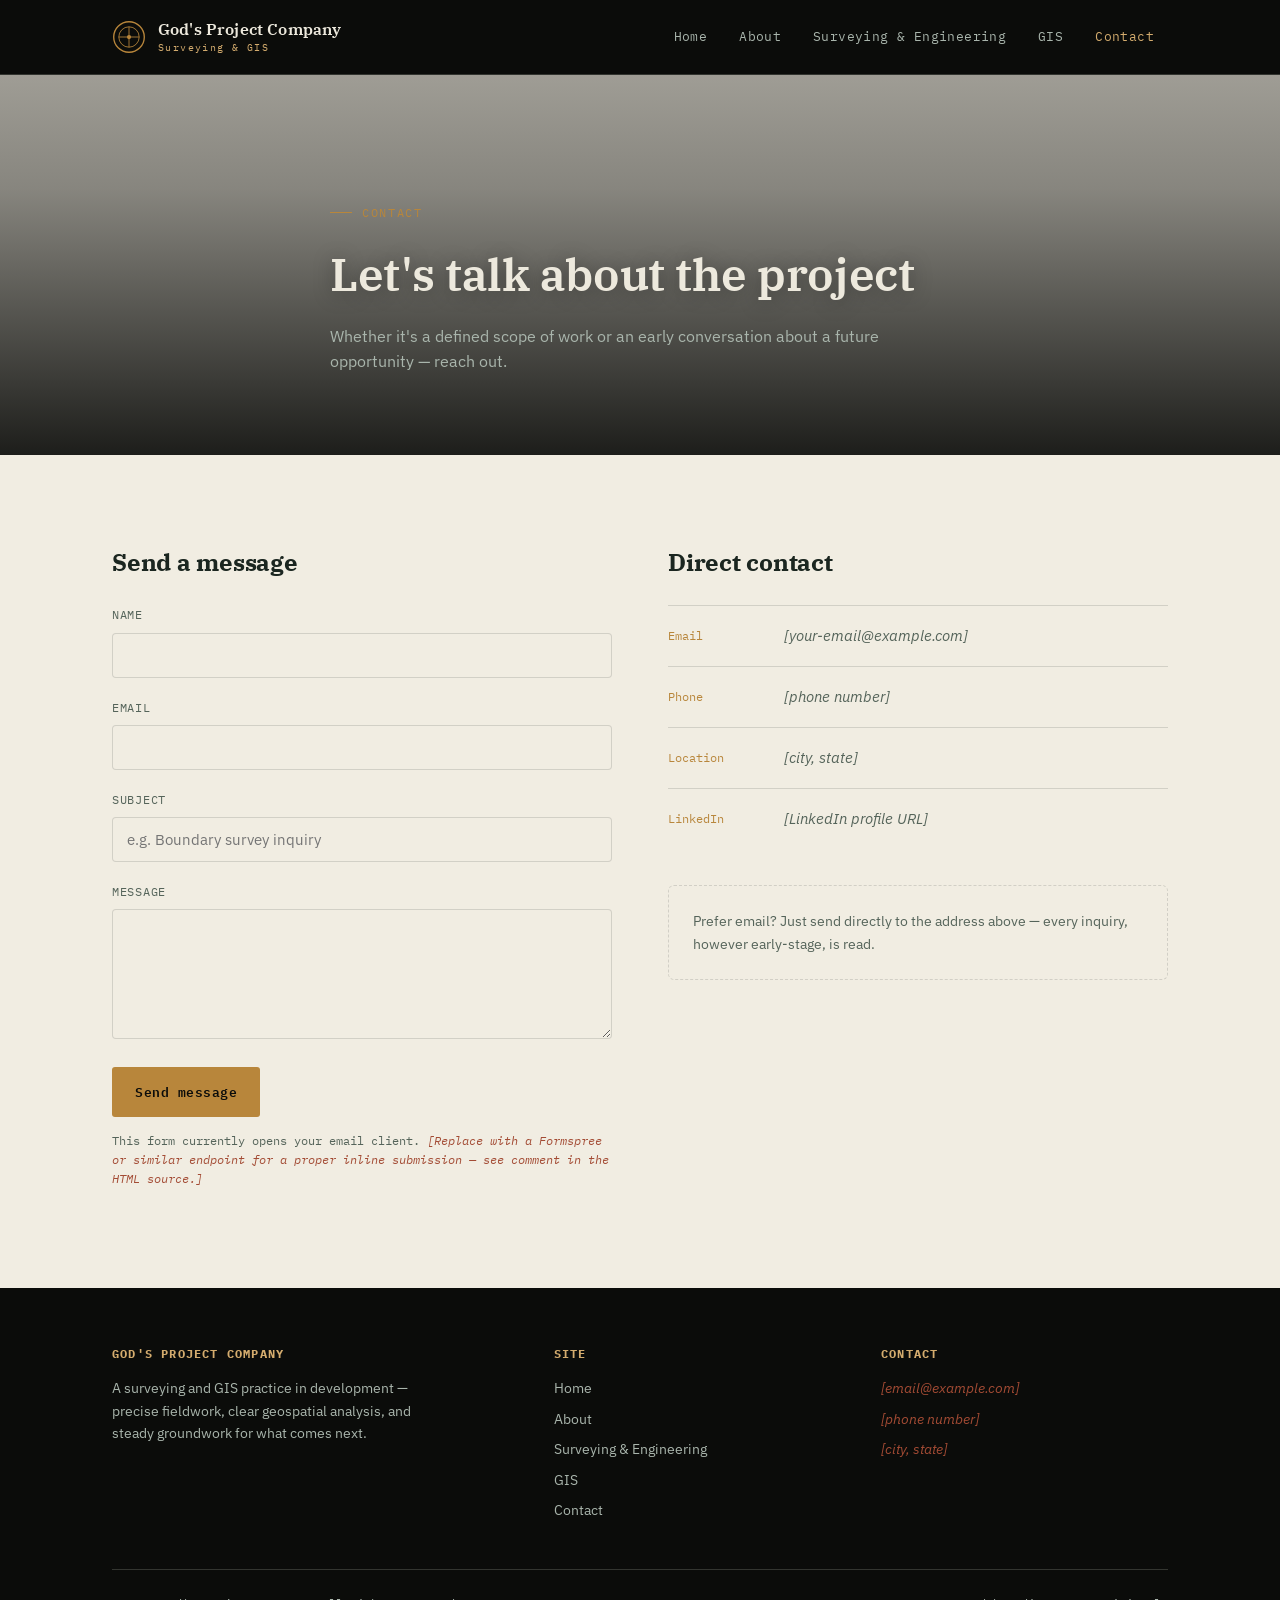
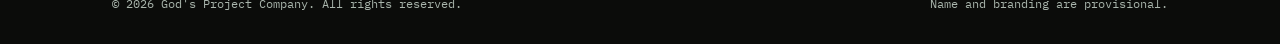
<file: gpc-site-v2/contact.html>
<!DOCTYPE html>
<html lang="en">
<head>
<meta charset="UTF-8">
<meta name="viewport" content="width=device-width, initial-scale=1.0">
<title>Contact — God's Project Company</title>
<meta name="description" content="Get in touch with God's Project Company about surveying, engineering support, or GIS projects and opportunities.">
<link rel="stylesheet" href="style.css">
</head>
<body>

<a href="#main" class="skip-link">Skip to content</a>

<header class="site-header">
  <nav class="nav" aria-label="Primary">
    <a href="index.html" class="brand">
      <svg class="brand-mark" viewBox="0 0 40 40" fill="none" xmlns="http://www.w3.org/2000/svg" aria-hidden="true">
        <circle cx="20" cy="20" r="18" stroke="#B8863B" stroke-width="1.6"/>
        <circle cx="20" cy="20" r="12" stroke="#B8863B" stroke-width="1"/>
        <path d="M20 8V32M8 20H32" stroke="#B8863B" stroke-width="1"/>
        <circle cx="20" cy="20" r="2.5" fill="#B8863B"/>
      </svg>
      <span class="brand-name">God's Project Company<small>Surveying &amp; GIS</small></span>
    </a>
    <button class="nav-toggle" aria-label="Toggle menu" aria-expanded="false">☰</button>
    <ul class="nav-links">
      <li><a href="index.html">Home</a></li>
      <li><a href="about.html">About</a></li>
      <li><a href="surveying.html">Surveying &amp; Engineering</a></li>
      <li><a href="gis.html">GIS</a></li>
      <li><a href="contact.html" class="current">Contact</a></li>
    </ul>
  </nav>
</header>

<main id="main">

  <header class="page-header bg-contact">
    <div class="wrap">
      <span class="eyebrow">Contact</span>
      <h1>Let's talk about the project</h1>
      <p class="lede">Whether it's a defined scope of work or an early conversation about a future opportunity — reach out.</p>
    </div>
  </header>

  <section>
    <div class="wrap">
      <div class="contact-grid">
        <div>
          <h2 style="font-size:24px; margin-bottom:24px;">Send a message</h2>

          <!--
            NOTE FOR SITE OWNER:
            This is a static site, so this form has no backend yet.
            Right now it opens the visitor's email client via mailto (works immediately, no setup).
            To get real inline form submissions later, sign up free at https://formspree.io,
            replace the form "action" with your Formspree endpoint, and change method to "POST".
          -->
          <form action="mailto:your-email@example.com" method="get" enctype="text/plain">
            <div class="field">
              <label for="name">Name</label>
              <input type="text" id="name" name="name" required>
            </div>
            <div class="field">
              <label for="email">Email</label>
              <input type="email" id="email" name="email" required>
            </div>
            <div class="field">
              <label for="subject">Subject</label>
              <input type="text" id="subject" name="subject" placeholder="e.g. Boundary survey inquiry">
            </div>
            <div class="field">
              <label for="message">Message</label>
              <textarea id="message" name="message" required></textarea>
            </div>
            <button type="submit" class="btn btn-brass">Send message</button>
          </form>
          <p class="form-note">This form currently opens your email client. <span class="edit-me">[Replace with a Formspree or similar endpoint for a proper inline submission — see comment in the HTML source.]</span></p>
        </div>

        <div>
          <h2 style="font-size:24px; margin-bottom:24px;">Direct contact</h2>
          <div class="contact-info-item">
            <span class="label">Email</span>
            <span class="value"><span class="placeholder edit-me">[your-email@example.com]</span></span>
          </div>
          <div class="contact-info-item">
            <span class="label">Phone</span>
            <span class="value"><span class="placeholder edit-me">[phone number]</span></span>
          </div>
          <div class="contact-info-item">
            <span class="label">Location</span>
            <span class="value"><span class="placeholder edit-me">[city, state]</span></span>
          </div>
          <div class="contact-info-item">
            <span class="label">LinkedIn</span>
            <span class="value"><span class="placeholder edit-me">[LinkedIn profile URL]</span></span>
          </div>

          <div style="margin-top:36px; padding: 24px; border: 1px dashed var(--paper-line); border-radius: 6px;">
            <p style="margin:0; font-size:14px; color: var(--text-muted);">Prefer email? Just send directly to the address above — every inquiry, however early-stage, is read.</p>
          </div>
        </div>
      </div>
    </div>
  </section>

</main>

<footer class="site-footer">
  <div class="wrap">
    <div class="footer-top">
      <div>
        <h4>God's Project Company</h4>
        <p style="max-width:320px; font-size:14px; color: var(--text-on-ink-muted);">A surveying and GIS practice in development — precise fieldwork, clear geospatial analysis, and steady groundwork for what comes next.</p>
      </div>
      <div>
        <h4>Site</h4>
        <ul class="footer-links">
          <li><a href="index.html">Home</a></li>
          <li><a href="about.html">About</a></li>
          <li><a href="surveying.html">Surveying &amp; Engineering</a></li>
          <li><a href="gis.html">GIS</a></li>
          <li><a href="contact.html">Contact</a></li>
        </ul>
      </div>
      <div>
        <h4>Contact</h4>
        <ul class="footer-links">
          <li class="edit-me">[email@example.com]</li>
          <li class="edit-me">[phone number]</li>
          <li class="edit-me">[city, state]</li>
        </ul>
      </div>
    </div>
    <div class="footer-bottom">
      <span>© <span id="year"></span> God's Project Company. All rights reserved.</span>
      <span>Name and branding are provisional.</span>
    </div>
  </div>
</footer>

<script src="main.js"></script>
</body>
</html>
</file>
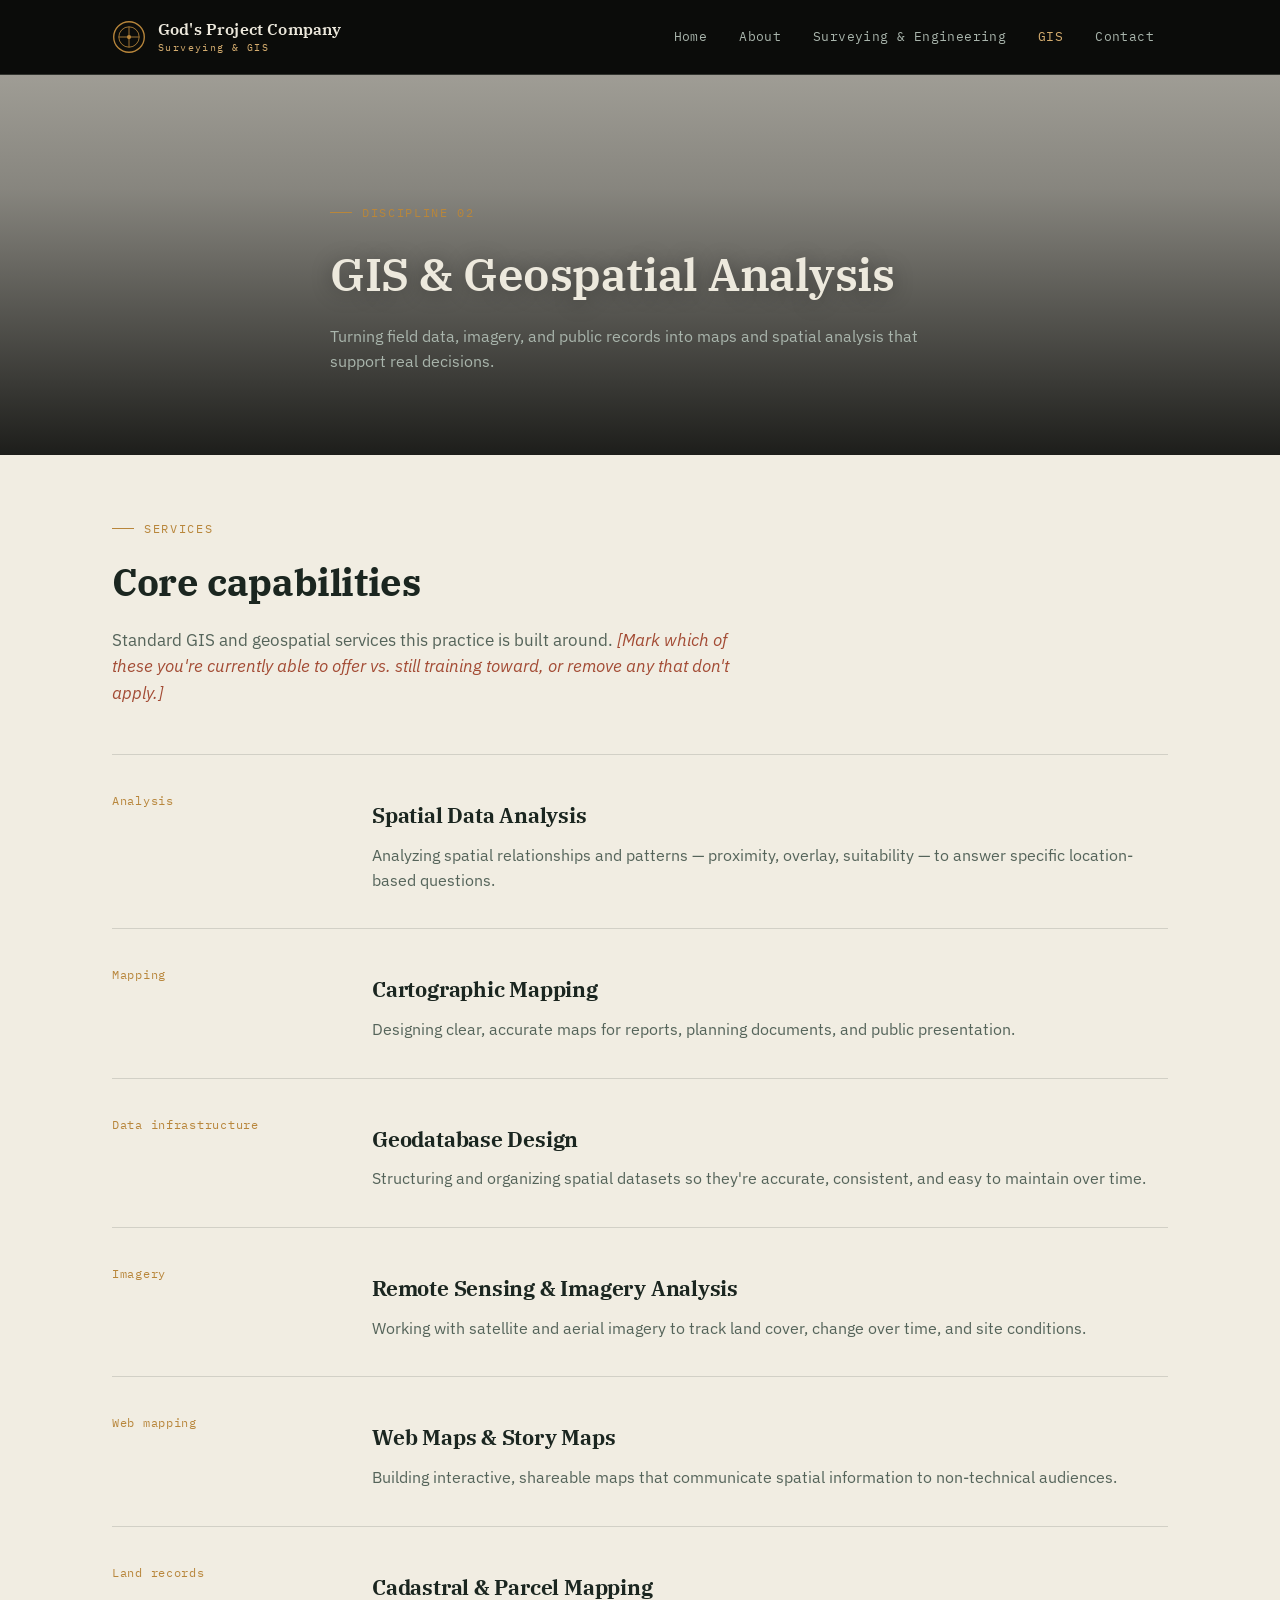
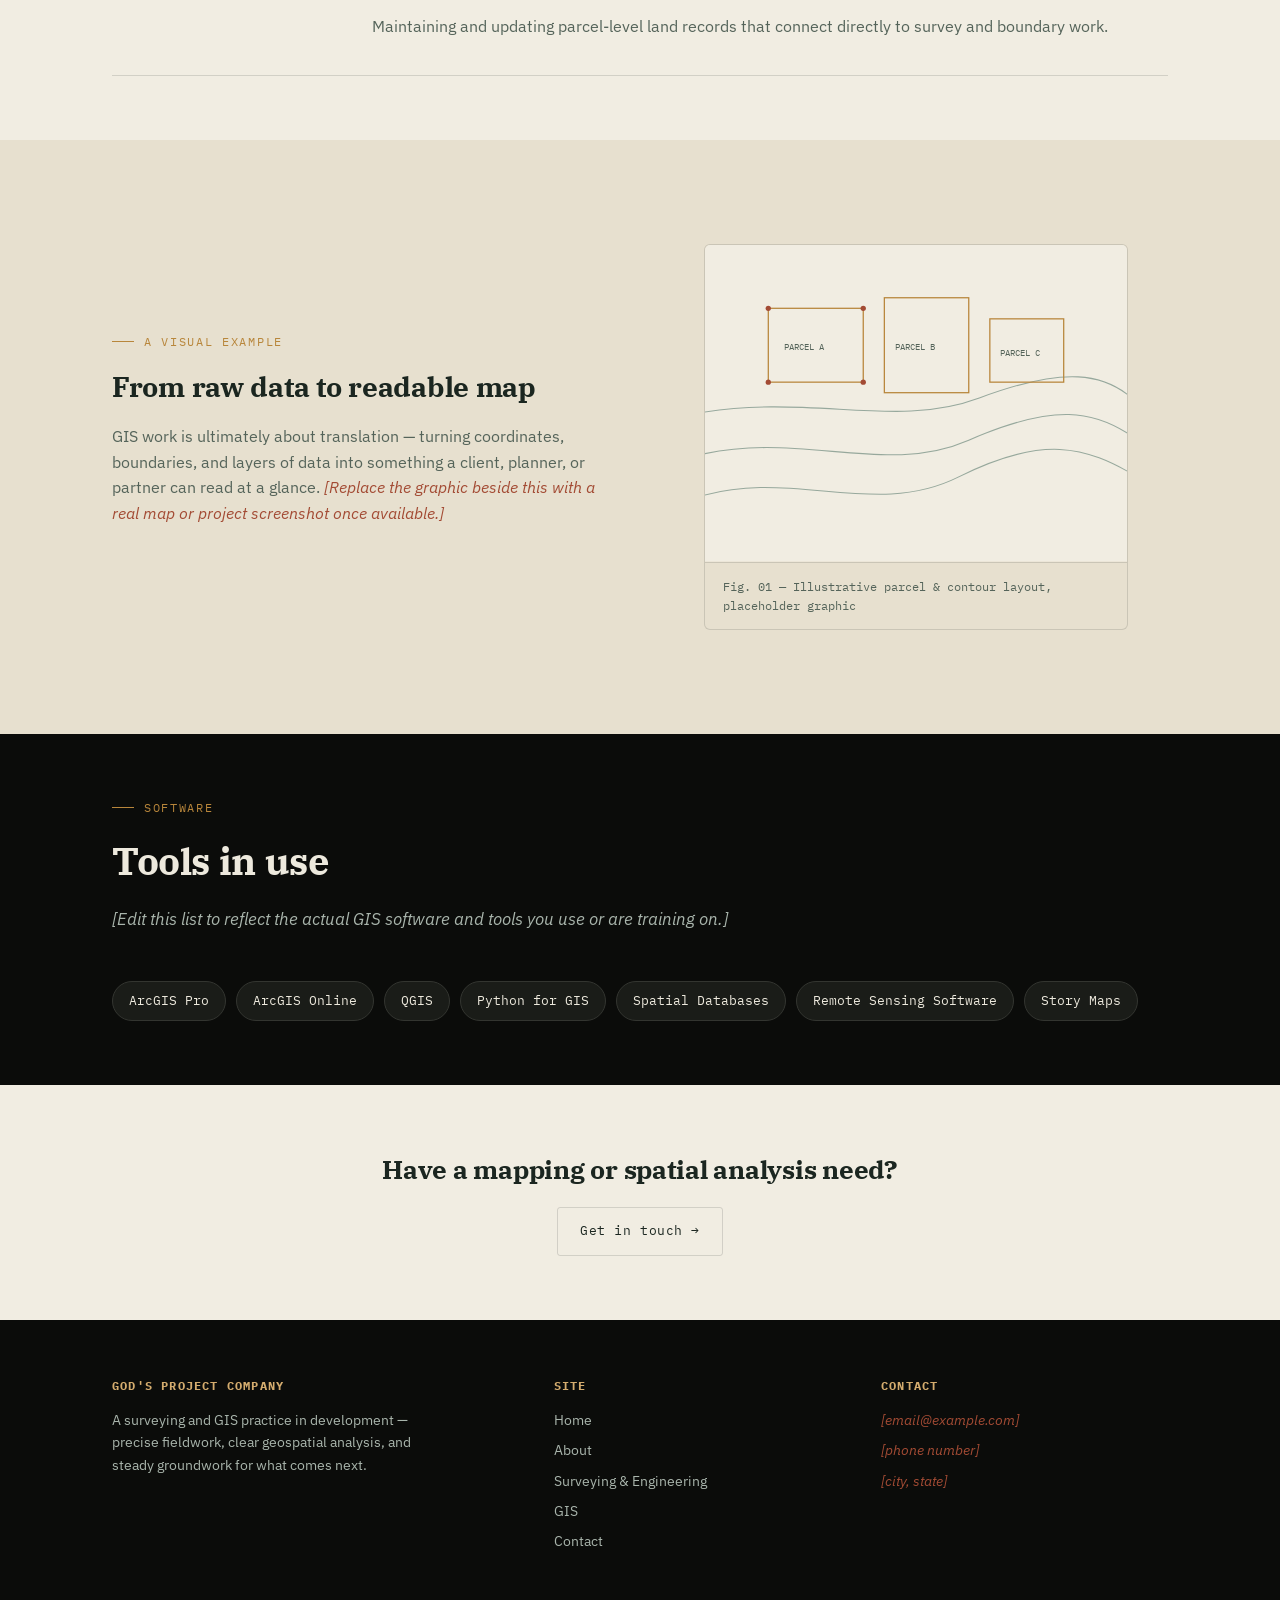
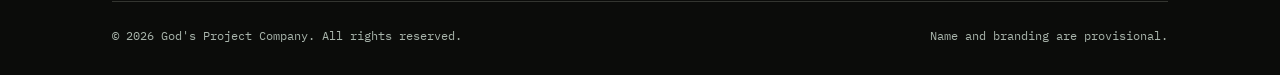
<file: gpc-site-v2/gis.html>
<!DOCTYPE html>
<html lang="en">
<head>
<meta charset="UTF-8">
<meta name="viewport" content="width=device-width, initial-scale=1.0">
<title>GIS — God's Project Company</title>
<meta name="description" content="GIS and geospatial analysis capabilities from God's Project Company: spatial analysis, cartography, geodatabase design, and remote sensing.">
<link rel="stylesheet" href="style.css">
</head>
<body>

<a href="#main" class="skip-link">Skip to content</a>

<header class="site-header">
  <nav class="nav" aria-label="Primary">
    <a href="index.html" class="brand">
      <svg class="brand-mark" viewBox="0 0 40 40" fill="none" xmlns="http://www.w3.org/2000/svg" aria-hidden="true">
        <circle cx="20" cy="20" r="18" stroke="#B8863B" stroke-width="1.6"/>
        <circle cx="20" cy="20" r="12" stroke="#B8863B" stroke-width="1"/>
        <path d="M20 8V32M8 20H32" stroke="#B8863B" stroke-width="1"/>
        <circle cx="20" cy="20" r="2.5" fill="#B8863B"/>
      </svg>
      <span class="brand-name">God's Project Company<small>Surveying &amp; GIS</small></span>
    </a>
    <button class="nav-toggle" aria-label="Toggle menu" aria-expanded="false">☰</button>
    <ul class="nav-links">
      <li><a href="index.html">Home</a></li>
      <li><a href="about.html">About</a></li>
      <li><a href="surveying.html">Surveying &amp; Engineering</a></li>
      <li><a href="gis.html" class="current">GIS</a></li>
      <li><a href="contact.html">Contact</a></li>
    </ul>
  </nav>
</header>

<main id="main">

  <header class="page-header bg-gis">
    <div class="wrap">
      <span class="eyebrow">Discipline 02</span>
      <h1>GIS &amp; Geospatial Analysis</h1>
      <p class="lede">Turning field data, imagery, and public records into maps and spatial analysis that support real decisions.</p>
    </div>
  </header>

  <section class="section-tight">
    <div class="wrap">
      <div class="section-head">
        <span class="eyebrow">Services</span>
        <h2>Core capabilities</h2>
        <p>Standard GIS and geospatial services this practice is built around. <span class="edit-me">[Mark which of these you're currently able to offer vs. still training toward, or remove any that don't apply.]</span></p>
      </div>

      <div class="service-row">
        <div class="tag">Analysis</div>
        <div>
          <h3>Spatial Data Analysis</h3>
          <p>Analyzing spatial relationships and patterns — proximity, overlay, suitability — to answer specific location-based questions.</p>
        </div>
      </div>

      <div class="service-row">
        <div class="tag">Mapping</div>
        <div>
          <h3>Cartographic Mapping</h3>
          <p>Designing clear, accurate maps for reports, planning documents, and public presentation.</p>
        </div>
      </div>

      <div class="service-row">
        <div class="tag">Data infrastructure</div>
        <div>
          <h3>Geodatabase Design</h3>
          <p>Structuring and organizing spatial datasets so they're accurate, consistent, and easy to maintain over time.</p>
        </div>
      </div>

      <div class="service-row">
        <div class="tag">Imagery</div>
        <div>
          <h3>Remote Sensing &amp; Imagery Analysis</h3>
          <p>Working with satellite and aerial imagery to track land cover, change over time, and site conditions.</p>
        </div>
      </div>

      <div class="service-row">
        <div class="tag">Web mapping</div>
        <div>
          <h3>Web Maps &amp; Story Maps</h3>
          <p>Building interactive, shareable maps that communicate spatial information to non-technical audiences.</p>
        </div>
      </div>

      <div class="service-row">
        <div class="tag">Land records</div>
        <div>
          <h3>Cadastral &amp; Parcel Mapping</h3>
          <p>Maintaining and updating parcel-level land records that connect directly to survey and boundary work.</p>
        </div>
      </div>
    </div>
  </section>

  <section class="on-dim">
    <div class="wrap">
      <div style="display:grid; grid-template-columns: 1fr 1fr; gap: 48px; align-items:center;">
        <div>
          <span class="eyebrow">A visual example</span>
          <h2 style="font-size: 28px; margin: 14px 0 14px;">From raw data to readable map</h2>
          <p style="color: var(--text-muted); font-size:16px;">GIS work is ultimately about translation — turning coordinates, boundaries, and layers of data into something a client, planner, or partner can read at a glance. <span class="edit-me">[Replace the graphic beside this with a real map or project screenshot once available.]</span></p>
        </div>
        <figure class="map-figure">
          <svg viewBox="0 0 400 300" xmlns="http://www.w3.org/2000/svg" role="img" aria-label="Stylized parcel and contour map illustration">
            <rect width="400" height="300" fill="#F1EDE2"/>
            <g stroke="#3F6659" stroke-width="1" fill="none" opacity="0.5">
              <path d="M-10 240 C 80 210, 160 260, 240 220 S 360 190, 410 220"/>
              <path d="M-10 200 C 90 175, 170 220, 250 185 S 370 155, 410 185"/>
              <path d="M-10 160 C 100 140, 180 175, 260 145 S 380 120, 410 150"/>
            </g>
            <g stroke="#B8863B" stroke-width="1.2" fill="none">
              <rect x="60" y="60" width="90" height="70"/>
              <rect x="170" y="50" width="80" height="90"/>
              <rect x="270" y="70" width="70" height="60"/>
            </g>
            <g fill="#A34B34">
              <circle cx="60" cy="60" r="2.5"/>
              <circle cx="150" cy="60" r="2.5"/>
              <circle cx="150" cy="130" r="2.5"/>
              <circle cx="60" cy="130" r="2.5"/>
            </g>
            <text x="75" y="100" font-family="IBM Plex Mono, monospace" font-size="9" fill="#55645A">PARCEL A</text>
            <text x="180" y="100" font-family="IBM Plex Mono, monospace" font-size="9" fill="#55645A">PARCEL B</text>
            <text x="280" y="105" font-family="IBM Plex Mono, monospace" font-size="9" fill="#55645A">PARCEL C</text>
          </svg>
          <figcaption>Fig. 01 — Illustrative parcel &amp; contour layout, placeholder graphic</figcaption>
        </figure>
      </div>
    </div>
  </section>

  <section class="on-ink section-tight">
    <div class="wrap">
      <div class="section-head">
        <span class="eyebrow">Software</span>
        <h2>Tools in use</h2>
        <p class="edit-me">[Edit this list to reflect the actual GIS software and tools you use or are training on.]</p>
      </div>
      <div class="tool-strip">
        <span class="tool-chip">ArcGIS Pro</span>
        <span class="tool-chip">ArcGIS Online</span>
        <span class="tool-chip">QGIS</span>
        <span class="tool-chip">Python for GIS</span>
        <span class="tool-chip">Spatial Databases</span>
        <span class="tool-chip">Remote Sensing Software</span>
        <span class="tool-chip">Story Maps</span>
      </div>
    </div>
  </section>

  <section class="section-tight">
    <div class="wrap" style="text-align:center;">
      <h2 style="font-size:26px; margin-bottom:16px;">Have a mapping or spatial analysis need?</h2>
      <a href="contact.html" class="btn btn-outline-dark">Get in touch →</a>
    </div>
  </section>

</main>

<footer class="site-footer">
  <div class="wrap">
    <div class="footer-top">
      <div>
        <h4>God's Project Company</h4>
        <p style="max-width:320px; font-size:14px; color: var(--text-on-ink-muted);">A surveying and GIS practice in development — precise fieldwork, clear geospatial analysis, and steady groundwork for what comes next.</p>
      </div>
      <div>
        <h4>Site</h4>
        <ul class="footer-links">
          <li><a href="index.html">Home</a></li>
          <li><a href="about.html">About</a></li>
          <li><a href="surveying.html">Surveying &amp; Engineering</a></li>
          <li><a href="gis.html">GIS</a></li>
          <li><a href="contact.html">Contact</a></li>
        </ul>
      </div>
      <div>
        <h4>Contact</h4>
        <ul class="footer-links">
          <li class="edit-me">[email@example.com]</li>
          <li class="edit-me">[phone number]</li>
          <li class="edit-me">[city, state]</li>
        </ul>
      </div>
    </div>
    <div class="footer-bottom">
      <span>© <span id="year"></span> God's Project Company. All rights reserved.</span>
      <span>Name and branding are provisional.</span>
    </div>
  </div>
</footer>

<script src="main.js"></script>
</body>
</html>
</file>
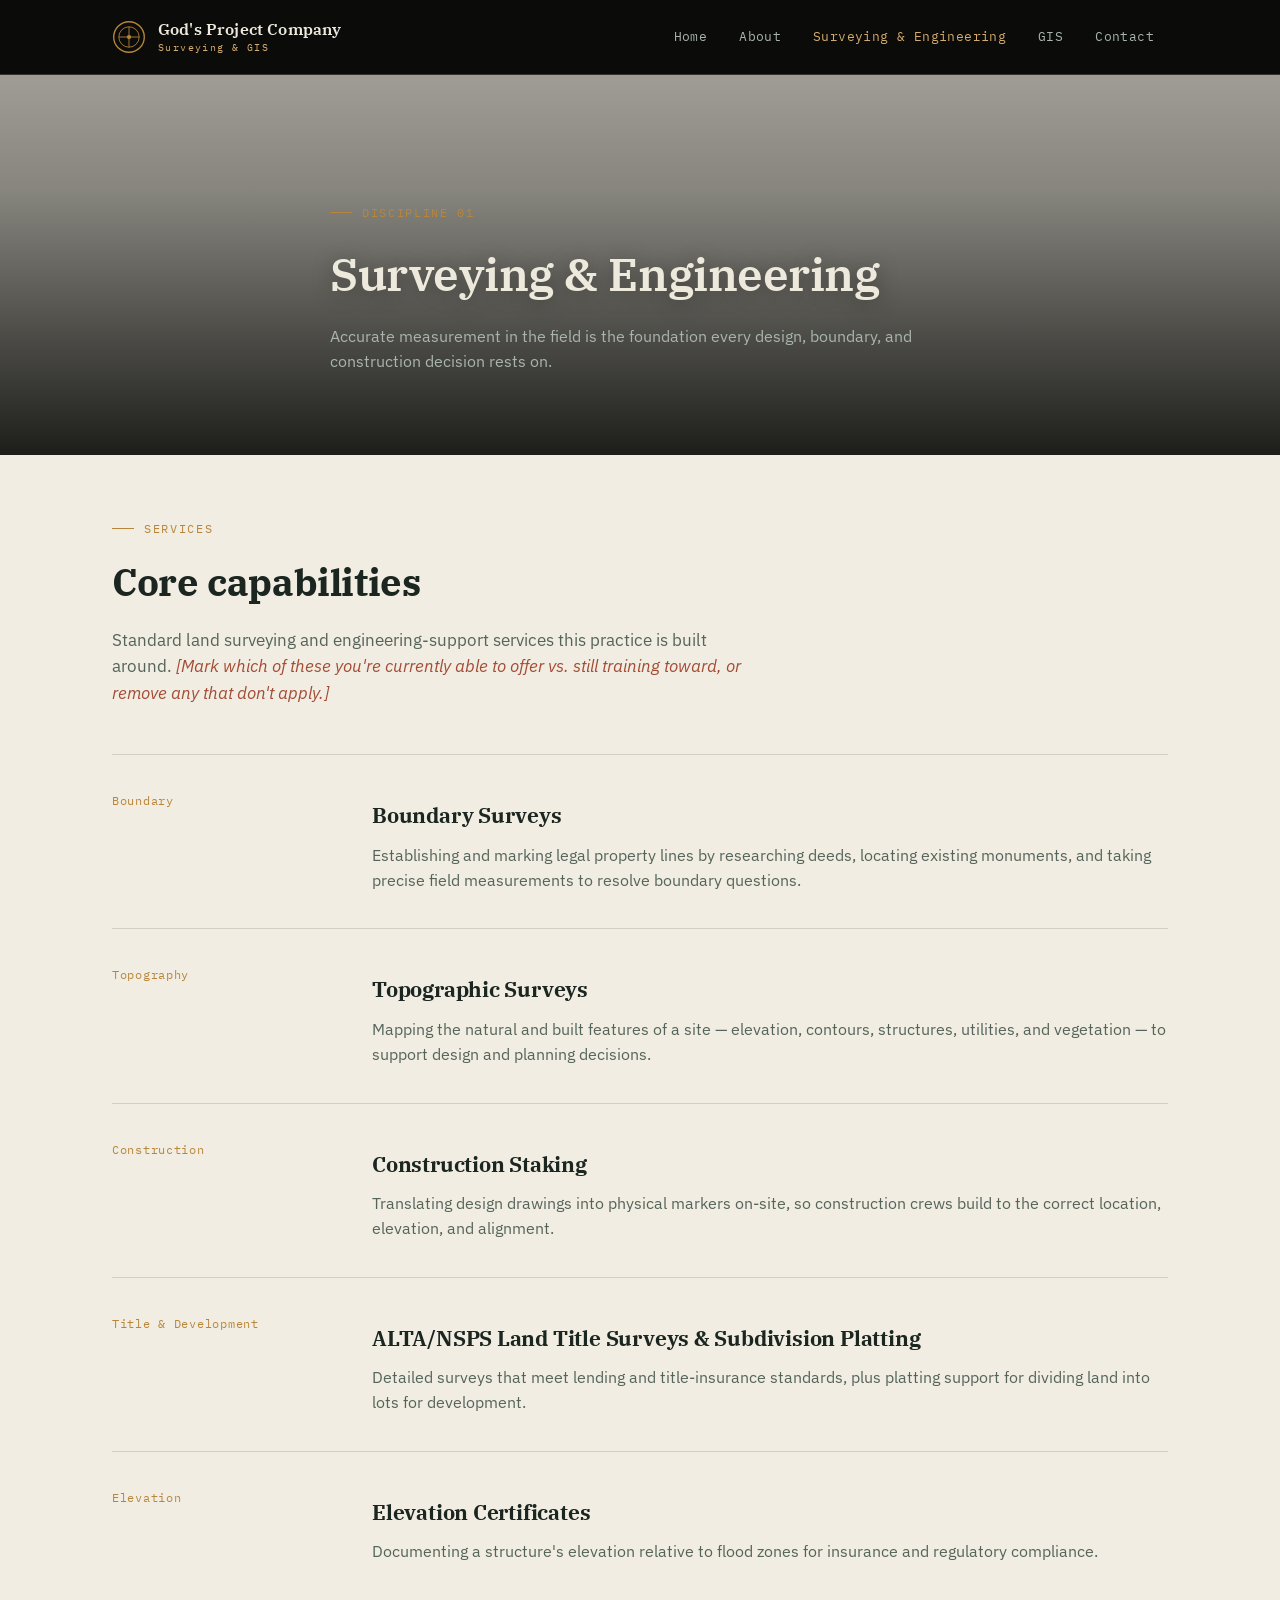
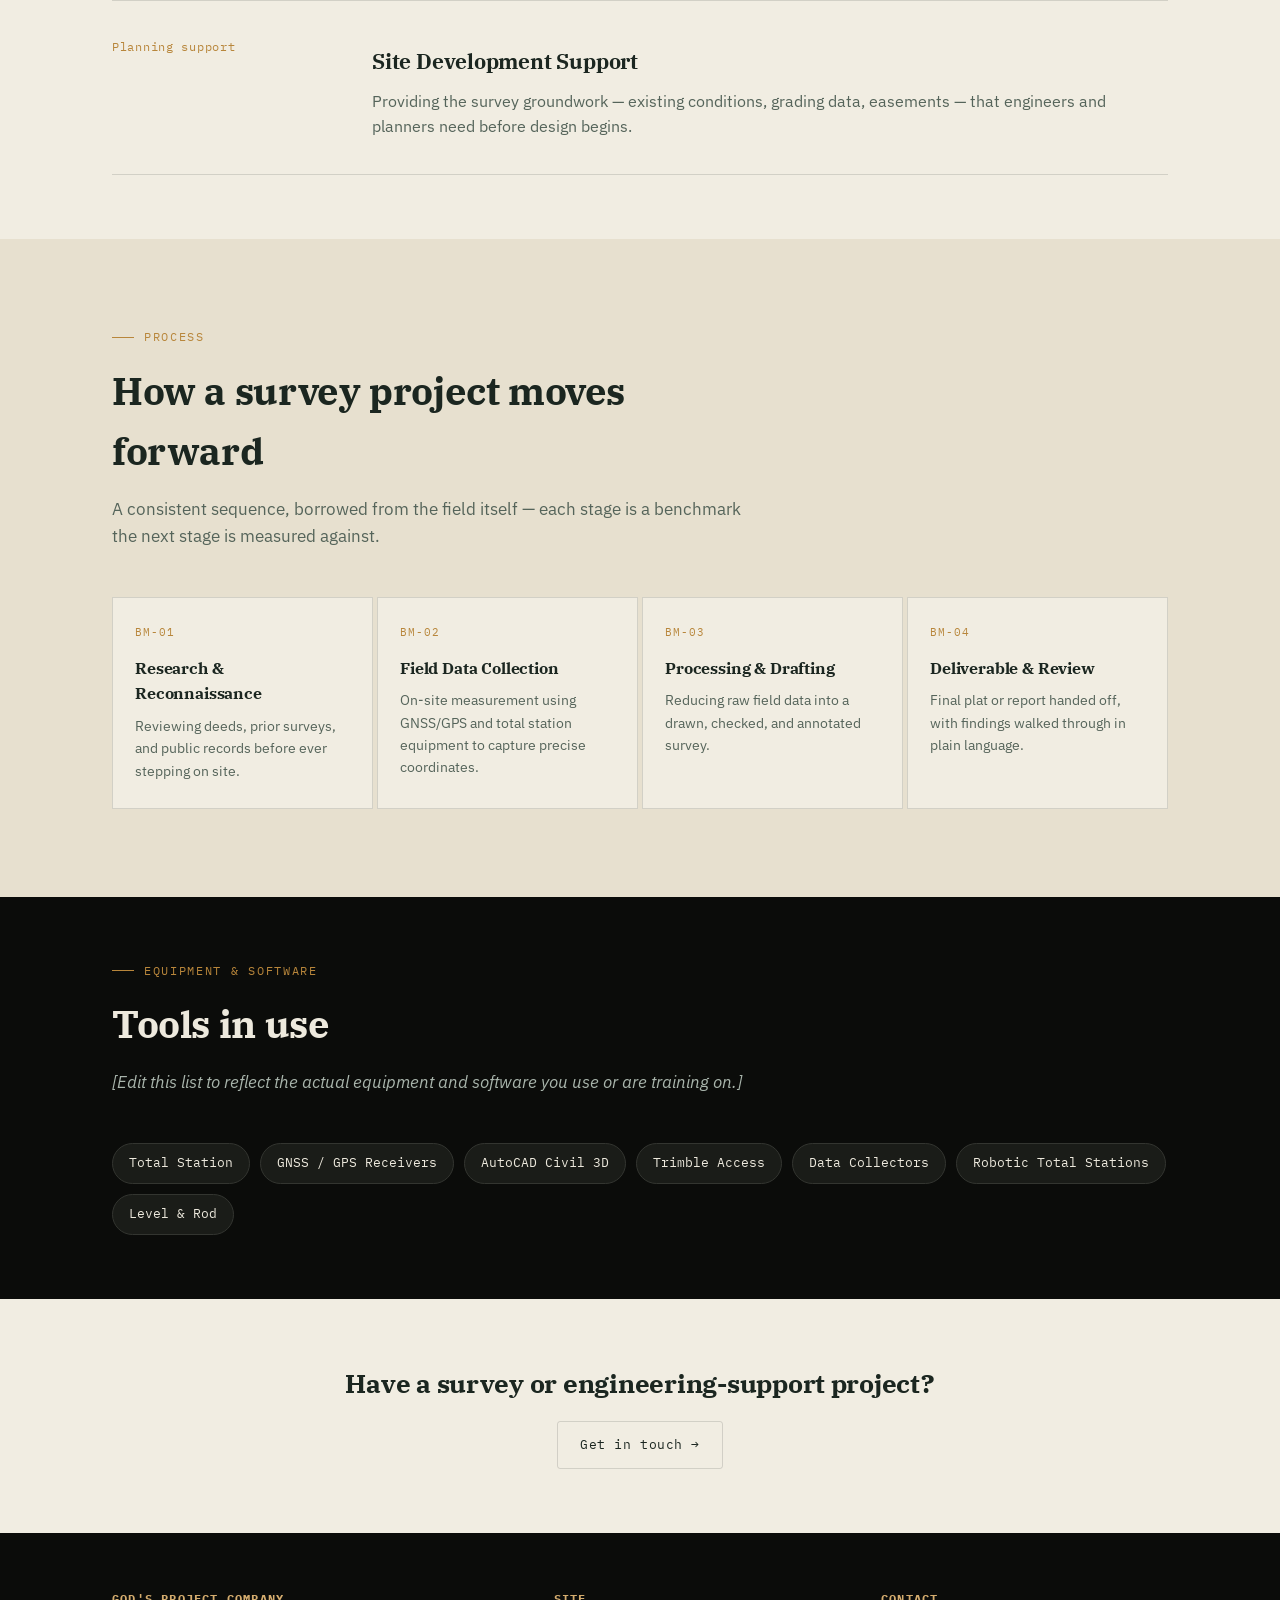
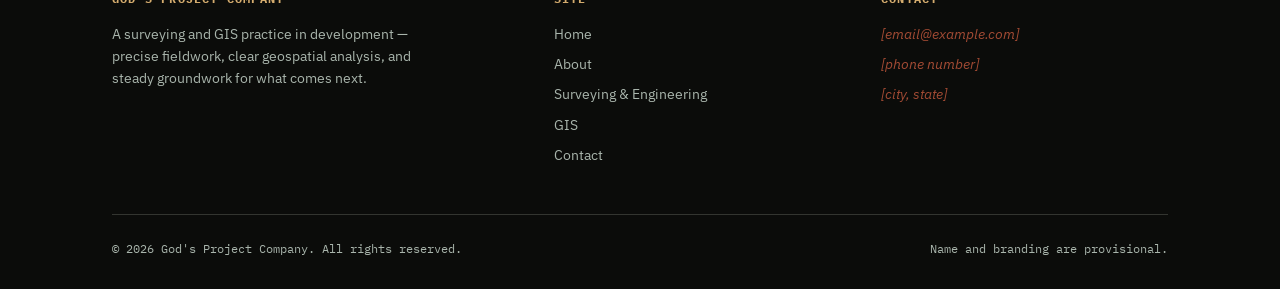
<file: gpc-site-v2/surveying.html>
<!DOCTYPE html>
<html lang="en">
<head>
<meta charset="UTF-8">
<meta name="viewport" content="width=device-width, initial-scale=1.0">
<title>Surveying &amp; Engineering — God's Project Company</title>
<meta name="description" content="Land surveying and engineering support capabilities from God's Project Company: boundary surveys, topographic surveys, construction staking, and site-development support.">
<link rel="stylesheet" href="style.css">
</head>
<body>

<a href="#main" class="skip-link">Skip to content</a>

<header class="site-header">
  <nav class="nav" aria-label="Primary">
    <a href="index.html" class="brand">
      <svg class="brand-mark" viewBox="0 0 40 40" fill="none" xmlns="http://www.w3.org/2000/svg" aria-hidden="true">
        <circle cx="20" cy="20" r="18" stroke="#B8863B" stroke-width="1.6"/>
        <circle cx="20" cy="20" r="12" stroke="#B8863B" stroke-width="1"/>
        <path d="M20 8V32M8 20H32" stroke="#B8863B" stroke-width="1"/>
        <circle cx="20" cy="20" r="2.5" fill="#B8863B"/>
      </svg>
      <span class="brand-name">God's Project Company<small>Surveying &amp; GIS</small></span>
    </a>
    <button class="nav-toggle" aria-label="Toggle menu" aria-expanded="false">☰</button>
    <ul class="nav-links">
      <li><a href="index.html">Home</a></li>
      <li><a href="about.html">About</a></li>
      <li><a href="surveying.html" class="current">Surveying &amp; Engineering</a></li>
      <li><a href="gis.html">GIS</a></li>
      <li><a href="contact.html">Contact</a></li>
    </ul>
  </nav>
</header>

<main id="main">

  <header class="page-header bg-surveying">
    <div class="wrap">
      <span class="eyebrow">Discipline 01</span>
      <h1>Surveying &amp; Engineering</h1>
      <p class="lede">Accurate measurement in the field is the foundation every design, boundary, and construction decision rests on.</p>
    </div>
  </header>

  <section class="section-tight">
    <div class="wrap">
      <div class="section-head">
        <span class="eyebrow">Services</span>
        <h2>Core capabilities</h2>
        <p>Standard land surveying and engineering-support services this practice is built around. <span class="edit-me">[Mark which of these you're currently able to offer vs. still training toward, or remove any that don't apply.]</span></p>
      </div>

      <div class="service-row">
        <div class="tag">Boundary</div>
        <div>
          <h3>Boundary Surveys</h3>
          <p>Establishing and marking legal property lines by researching deeds, locating existing monuments, and taking precise field measurements to resolve boundary questions.</p>
        </div>
      </div>

      <div class="service-row">
        <div class="tag">Topography</div>
        <div>
          <h3>Topographic Surveys</h3>
          <p>Mapping the natural and built features of a site — elevation, contours, structures, utilities, and vegetation — to support design and planning decisions.</p>
        </div>
      </div>

      <div class="service-row">
        <div class="tag">Construction</div>
        <div>
          <h3>Construction Staking</h3>
          <p>Translating design drawings into physical markers on-site, so construction crews build to the correct location, elevation, and alignment.</p>
        </div>
      </div>

      <div class="service-row">
        <div class="tag">Title &amp; Development</div>
        <div>
          <h3>ALTA/NSPS Land Title Surveys &amp; Subdivision Platting</h3>
          <p>Detailed surveys that meet lending and title-insurance standards, plus platting support for dividing land into lots for development.</p>
        </div>
      </div>

      <div class="service-row">
        <div class="tag">Elevation</div>
        <div>
          <h3>Elevation Certificates</h3>
          <p>Documenting a structure's elevation relative to flood zones for insurance and regulatory compliance.</p>
        </div>
      </div>

      <div class="service-row">
        <div class="tag">Planning support</div>
        <div>
          <h3>Site Development Support</h3>
          <p>Providing the survey groundwork — existing conditions, grading data, easements — that engineers and planners need before design begins.</p>
        </div>
      </div>
    </div>
  </section>

  <section class="on-dim">
    <div class="wrap">
      <div class="section-head">
        <span class="eyebrow">Process</span>
        <h2>How a survey project moves forward</h2>
        <p>A consistent sequence, borrowed from the field itself — each stage is a benchmark the next stage is measured against.</p>
      </div>
      <div class="process">
        <div class="step">
          <h4>Research &amp; Reconnaissance</h4>
          <p>Reviewing deeds, prior surveys, and public records before ever stepping on site.</p>
        </div>
        <div class="step">
          <h4>Field Data Collection</h4>
          <p>On-site measurement using GNSS/GPS and total station equipment to capture precise coordinates.</p>
        </div>
        <div class="step">
          <h4>Processing &amp; Drafting</h4>
          <p>Reducing raw field data into a drawn, checked, and annotated survey.</p>
        </div>
        <div class="step">
          <h4>Deliverable &amp; Review</h4>
          <p>Final plat or report handed off, with findings walked through in plain language.</p>
        </div>
      </div>
    </div>
  </section>

  <section class="on-ink section-tight">
    <div class="wrap">
      <div class="section-head">
        <span class="eyebrow">Equipment &amp; software</span>
        <h2>Tools in use</h2>
        <p class="edit-me">[Edit this list to reflect the actual equipment and software you use or are training on.]</p>
      </div>
      <div class="tool-strip">
        <span class="tool-chip">Total Station</span>
        <span class="tool-chip">GNSS / GPS Receivers</span>
        <span class="tool-chip">AutoCAD Civil 3D</span>
        <span class="tool-chip">Trimble Access</span>
        <span class="tool-chip">Data Collectors</span>
        <span class="tool-chip">Robotic Total Stations</span>
        <span class="tool-chip">Level &amp; Rod</span>
      </div>
    </div>
  </section>

  <section class="section-tight">
    <div class="wrap" style="text-align:center;">
      <h2 style="font-size:26px; margin-bottom:16px;">Have a survey or engineering-support project?</h2>
      <a href="contact.html" class="btn btn-outline-dark">Get in touch →</a>
    </div>
  </section>

</main>

<footer class="site-footer">
  <div class="wrap">
    <div class="footer-top">
      <div>
        <h4>God's Project Company</h4>
        <p style="max-width:320px; font-size:14px; color: var(--text-on-ink-muted);">A surveying and GIS practice in development — precise fieldwork, clear geospatial analysis, and steady groundwork for what comes next.</p>
      </div>
      <div>
        <h4>Site</h4>
        <ul class="footer-links">
          <li><a href="index.html">Home</a></li>
          <li><a href="about.html">About</a></li>
          <li><a href="surveying.html">Surveying &amp; Engineering</a></li>
          <li><a href="gis.html">GIS</a></li>
          <li><a href="contact.html">Contact</a></li>
        </ul>
      </div>
      <div>
        <h4>Contact</h4>
        <ul class="footer-links">
          <li class="edit-me">[email@example.com]</li>
          <li class="edit-me">[phone number]</li>
          <li class="edit-me">[city, state]</li>
        </ul>
      </div>
    </div>
    <div class="footer-bottom">
      <span>© <span id="year"></span> God's Project Company. All rights reserved.</span>
      <span>Name and branding are provisional.</span>
    </div>
  </div>
</footer>

<script src="main.js"></script>
</body>
</html>
</file>
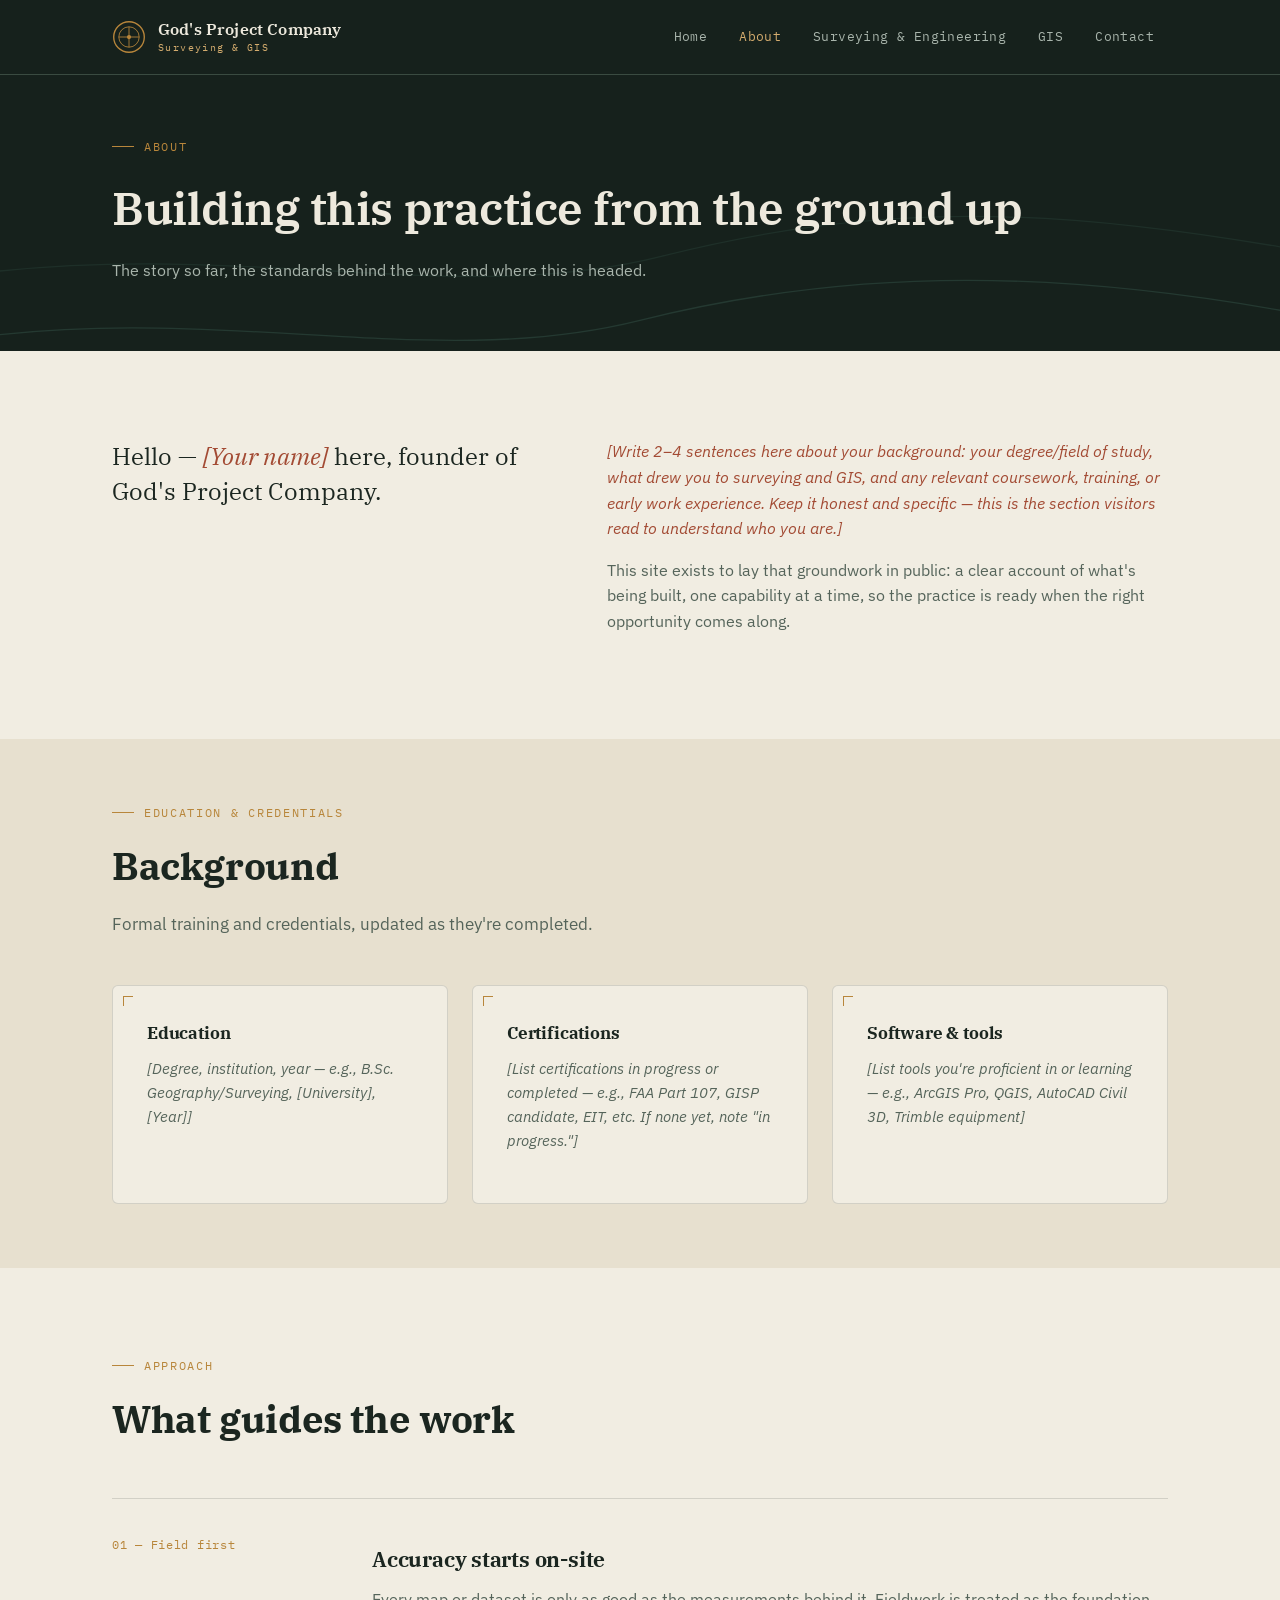
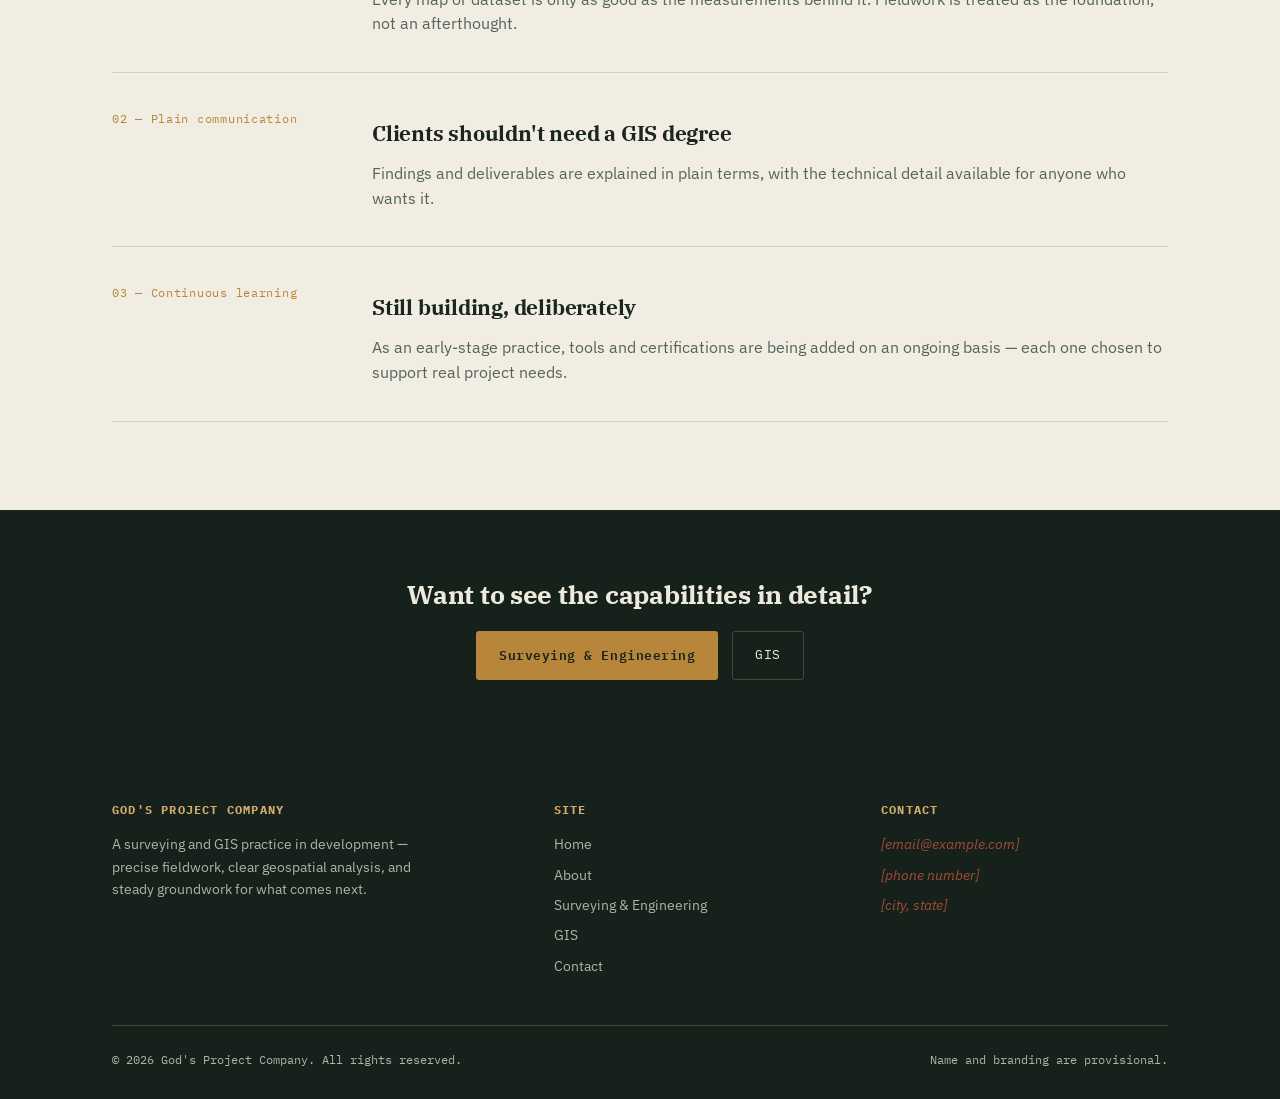
<file: gpc-site/about.html>
<!DOCTYPE html>
<html lang="en">
<head>
<meta charset="UTF-8">
<meta name="viewport" content="width=device-width, initial-scale=1.0">
<title>About — God's Project Company</title>
<meta name="description" content="About God's Project Company — an emerging surveying and GIS practice, its founder, and the standards it's being built on.">
<link rel="stylesheet" href="css/style.css">
</head>
<body>

<a href="#main" class="skip-link">Skip to content</a>

<header class="site-header">
  <nav class="nav" aria-label="Primary">
    <a href="index.html" class="brand">
      <svg class="brand-mark" viewBox="0 0 40 40" fill="none" xmlns="http://www.w3.org/2000/svg" aria-hidden="true">
        <circle cx="20" cy="20" r="18" stroke="#B8863B" stroke-width="1.6"/>
        <circle cx="20" cy="20" r="12" stroke="#B8863B" stroke-width="1"/>
        <path d="M20 8V32M8 20H32" stroke="#B8863B" stroke-width="1"/>
        <circle cx="20" cy="20" r="2.5" fill="#B8863B"/>
      </svg>
      <span class="brand-name">God's Project Company<small>Surveying &amp; GIS</small></span>
    </a>
    <button class="nav-toggle" aria-label="Toggle menu" aria-expanded="false">☰</button>
    <ul class="nav-links">
      <li><a href="index.html">Home</a></li>
      <li><a href="about.html" class="current">About</a></li>
      <li><a href="surveying.html">Surveying &amp; Engineering</a></li>
      <li><a href="gis.html">GIS</a></li>
      <li><a href="contact.html">Contact</a></li>
    </ul>
  </nav>
</header>

<main id="main">

  <header class="page-header">
    <svg class="page-header-contours" style="position:absolute; inset:0; opacity:0.35;" viewBox="0 0 1200 300" preserveAspectRatio="xMidYMid slice" aria-hidden="true">
      <path d="M-50 250 C 200 210, 400 280, 600 230 S 1000 180, 1250 230" stroke="#3F6659" stroke-width="1.2" fill="none"/>
      <path d="M-50 190 C 220 150, 420 220, 620 170 S 980 120, 1250 170" stroke="#3F6659" stroke-width="1.2" fill="none" opacity="0.6"/>
    </svg>
    <div class="wrap" style="position:relative; z-index:2;">
      <span class="eyebrow">About</span>
      <h1>Building this practice from the ground up</h1>
      <p class="lede">The story so far, the standards behind the work, and where this is headed.</p>
    </div>
  </header>

  <section>
    <div class="wrap">
      <div class="statement">
        <div>
          <p class="statement-lead">Hello — <span class="edit-me">[Your name]</span> here, founder of God's Project Company.</p>
        </div>
        <div class="statement-body">
          <p><span class="edit-me">[Write 2–4 sentences here about your background: your degree/field of study, what drew you to surveying and GIS, and any relevant coursework, training, or early work experience. Keep it honest and specific — this is the section visitors read to understand who you are.]</span></p>
          <p>This site exists to lay that groundwork in public: a clear account of what's being built, one capability at a time, so the practice is ready when the right opportunity comes along.</p>
        </div>
      </div>
    </div>
  </section>

  <section class="on-dim section-tight">
    <div class="wrap">
      <div class="section-head">
        <span class="eyebrow">Education &amp; credentials</span>
        <h2>Background</h2>
        <p>Formal training and credentials, updated as they're completed.</p>
      </div>
      <div class="grid-3">
        <div class="card">
          <span class="card-corner"></span>
          <h3 style="font-size:17px;">Education</h3>
          <p class="edit-me">[Degree, institution, year — e.g., B.Sc. Geography/Surveying, [University], [Year]]</p>
        </div>
        <div class="card">
          <span class="card-corner"></span>
          <h3 style="font-size:17px;">Certifications</h3>
          <p class="edit-me">[List certifications in progress or completed — e.g., FAA Part 107, GISP candidate, EIT, etc. If none yet, note "in progress."]</p>
        </div>
        <div class="card">
          <span class="card-corner"></span>
          <h3 style="font-size:17px;">Software &amp; tools</h3>
          <p class="edit-me">[List tools you're proficient in or learning — e.g., ArcGIS Pro, QGIS, AutoCAD Civil 3D, Trimble equipment]</p>
        </div>
      </div>
    </div>
  </section>

  <section>
    <div class="wrap">
      <div class="section-head">
        <span class="eyebrow">Approach</span>
        <h2>What guides the work</h2>
      </div>
      <div class="service-row">
        <div class="tag">01 — Field first</div>
        <div>
          <h3>Accuracy starts on-site</h3>
          <p>Every map or dataset is only as good as the measurements behind it. Fieldwork is treated as the foundation, not an afterthought.</p>
        </div>
      </div>
      <div class="service-row">
        <div class="tag">02 — Plain communication</div>
        <div>
          <h3>Clients shouldn't need a GIS degree</h3>
          <p>Findings and deliverables are explained in plain terms, with the technical detail available for anyone who wants it.</p>
        </div>
      </div>
      <div class="service-row">
        <div class="tag">03 — Continuous learning</div>
        <div>
          <h3>Still building, deliberately</h3>
          <p>As an early-stage practice, tools and certifications are being added on an ongoing basis — each one chosen to support real project needs.</p>
        </div>
      </div>
    </div>
  </section>

  <section class="on-ink section-tight">
    <div class="wrap" style="text-align:center;">
      <h2 style="font-size:26px; margin-bottom:16px;">Want to see the capabilities in detail?</h2>
      <div class="hero-actions" style="justify-content:center;">
        <a href="surveying.html" class="btn btn-brass">Surveying &amp; Engineering</a>
        <a href="gis.html" class="btn btn-outline">GIS</a>
      </div>
    </div>
  </section>

</main>

<footer class="site-footer">
  <div class="wrap">
    <div class="footer-top">
      <div>
        <h4>God's Project Company</h4>
        <p style="max-width:320px; font-size:14px; color: var(--text-on-ink-muted);">A surveying and GIS practice in development — precise fieldwork, clear geospatial analysis, and steady groundwork for what comes next.</p>
      </div>
      <div>
        <h4>Site</h4>
        <ul class="footer-links">
          <li><a href="index.html">Home</a></li>
          <li><a href="about.html">About</a></li>
          <li><a href="surveying.html">Surveying &amp; Engineering</a></li>
          <li><a href="gis.html">GIS</a></li>
          <li><a href="contact.html">Contact</a></li>
        </ul>
      </div>
      <div>
        <h4>Contact</h4>
        <ul class="footer-links">
          <li class="edit-me">[email@example.com]</li>
          <li class="edit-me">[phone number]</li>
          <li class="edit-me">[city, state]</li>
        </ul>
      </div>
    </div>
    <div class="footer-bottom">
      <span>© <span id="year"></span> God's Project Company. All rights reserved.</span>
      <span>Name and branding are provisional.</span>
    </div>
  </div>
</footer>

<script src="js/main.js"></script>
</body>
</html>
</file>
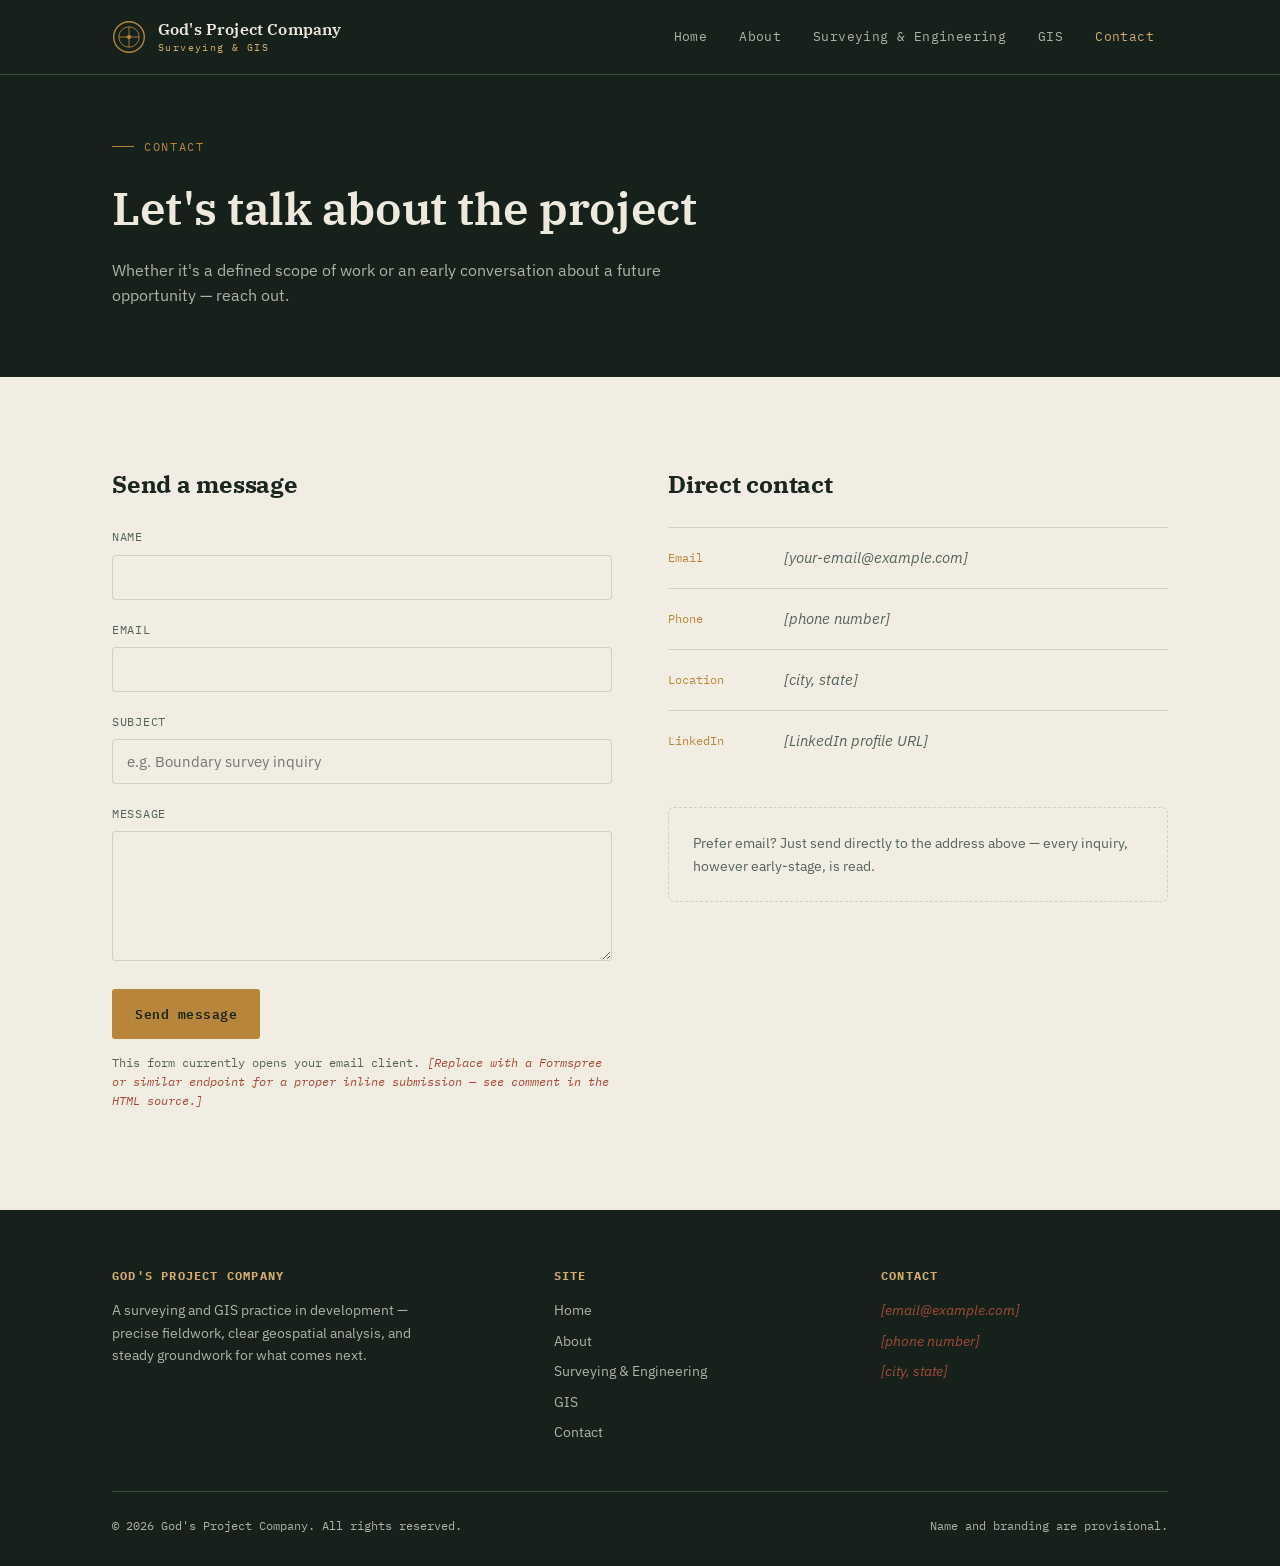
<file: gpc-site/contact.html>
<!DOCTYPE html>
<html lang="en">
<head>
<meta charset="UTF-8">
<meta name="viewport" content="width=device-width, initial-scale=1.0">
<title>Contact — God's Project Company</title>
<meta name="description" content="Get in touch with God's Project Company about surveying, engineering support, or GIS projects and opportunities.">
<link rel="stylesheet" href="css/style.css">
</head>
<body>

<a href="#main" class="skip-link">Skip to content</a>

<header class="site-header">
  <nav class="nav" aria-label="Primary">
    <a href="index.html" class="brand">
      <svg class="brand-mark" viewBox="0 0 40 40" fill="none" xmlns="http://www.w3.org/2000/svg" aria-hidden="true">
        <circle cx="20" cy="20" r="18" stroke="#B8863B" stroke-width="1.6"/>
        <circle cx="20" cy="20" r="12" stroke="#B8863B" stroke-width="1"/>
        <path d="M20 8V32M8 20H32" stroke="#B8863B" stroke-width="1"/>
        <circle cx="20" cy="20" r="2.5" fill="#B8863B"/>
      </svg>
      <span class="brand-name">God's Project Company<small>Surveying &amp; GIS</small></span>
    </a>
    <button class="nav-toggle" aria-label="Toggle menu" aria-expanded="false">☰</button>
    <ul class="nav-links">
      <li><a href="index.html">Home</a></li>
      <li><a href="about.html">About</a></li>
      <li><a href="surveying.html">Surveying &amp; Engineering</a></li>
      <li><a href="gis.html">GIS</a></li>
      <li><a href="contact.html" class="current">Contact</a></li>
    </ul>
  </nav>
</header>

<main id="main">

  <header class="page-header">
    <div class="wrap" style="position:relative; z-index:2;">
      <span class="eyebrow">Contact</span>
      <h1>Let's talk about the project</h1>
      <p class="lede">Whether it's a defined scope of work or an early conversation about a future opportunity — reach out.</p>
    </div>
  </header>

  <section>
    <div class="wrap">
      <div class="contact-grid">
        <div>
          <h2 style="font-size:24px; margin-bottom:24px;">Send a message</h2>

          <!--
            NOTE FOR SITE OWNER:
            This is a static site, so this form has no backend yet.
            Right now it opens the visitor's email client via mailto (works immediately, no setup).
            To get real inline form submissions later, sign up free at https://formspree.io,
            replace the form "action" with your Formspree endpoint, and change method to "POST".
          -->
          <form action="mailto:your-email@example.com" method="get" enctype="text/plain">
            <div class="field">
              <label for="name">Name</label>
              <input type="text" id="name" name="name" required>
            </div>
            <div class="field">
              <label for="email">Email</label>
              <input type="email" id="email" name="email" required>
            </div>
            <div class="field">
              <label for="subject">Subject</label>
              <input type="text" id="subject" name="subject" placeholder="e.g. Boundary survey inquiry">
            </div>
            <div class="field">
              <label for="message">Message</label>
              <textarea id="message" name="message" required></textarea>
            </div>
            <button type="submit" class="btn btn-brass">Send message</button>
          </form>
          <p class="form-note">This form currently opens your email client. <span class="edit-me">[Replace with a Formspree or similar endpoint for a proper inline submission — see comment in the HTML source.]</span></p>
        </div>

        <div>
          <h2 style="font-size:24px; margin-bottom:24px;">Direct contact</h2>
          <div class="contact-info-item">
            <span class="label">Email</span>
            <span class="value"><span class="placeholder edit-me">[your-email@example.com]</span></span>
          </div>
          <div class="contact-info-item">
            <span class="label">Phone</span>
            <span class="value"><span class="placeholder edit-me">[phone number]</span></span>
          </div>
          <div class="contact-info-item">
            <span class="label">Location</span>
            <span class="value"><span class="placeholder edit-me">[city, state]</span></span>
          </div>
          <div class="contact-info-item">
            <span class="label">LinkedIn</span>
            <span class="value"><span class="placeholder edit-me">[LinkedIn profile URL]</span></span>
          </div>

          <div style="margin-top:36px; padding: 24px; border: 1px dashed var(--paper-line); border-radius: 6px;">
            <p style="margin:0; font-size:14px; color: var(--text-muted);">Prefer email? Just send directly to the address above — every inquiry, however early-stage, is read.</p>
          </div>
        </div>
      </div>
    </div>
  </section>

</main>

<footer class="site-footer">
  <div class="wrap">
    <div class="footer-top">
      <div>
        <h4>God's Project Company</h4>
        <p style="max-width:320px; font-size:14px; color: var(--text-on-ink-muted);">A surveying and GIS practice in development — precise fieldwork, clear geospatial analysis, and steady groundwork for what comes next.</p>
      </div>
      <div>
        <h4>Site</h4>
        <ul class="footer-links">
          <li><a href="index.html">Home</a></li>
          <li><a href="about.html">About</a></li>
          <li><a href="surveying.html">Surveying &amp; Engineering</a></li>
          <li><a href="gis.html">GIS</a></li>
          <li><a href="contact.html">Contact</a></li>
        </ul>
      </div>
      <div>
        <h4>Contact</h4>
        <ul class="footer-links">
          <li class="edit-me">[email@example.com]</li>
          <li class="edit-me">[phone number]</li>
          <li class="edit-me">[city, state]</li>
        </ul>
      </div>
    </div>
    <div class="footer-bottom">
      <span>© <span id="year"></span> God's Project Company. All rights reserved.</span>
      <span>Name and branding are provisional.</span>
    </div>
  </div>
</footer>

<script src="js/main.js"></script>
</body>
</html>
</file>
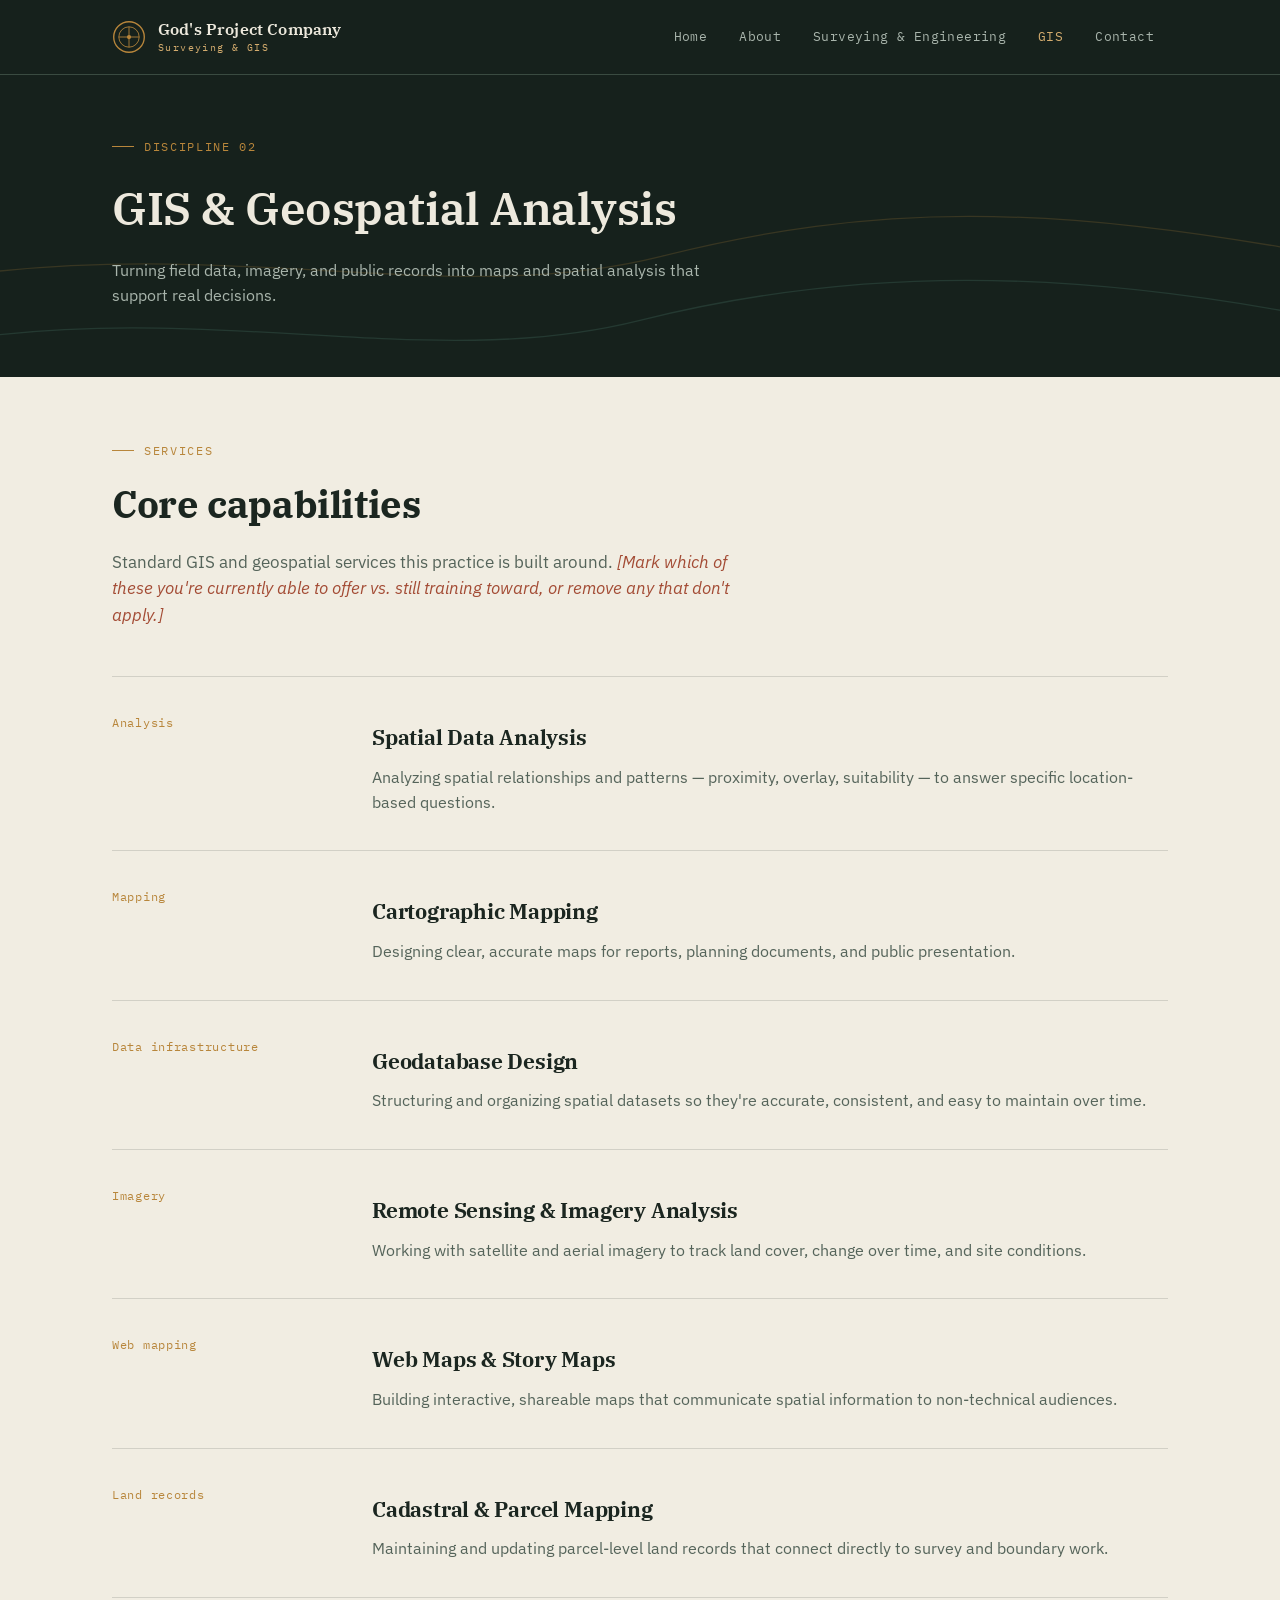
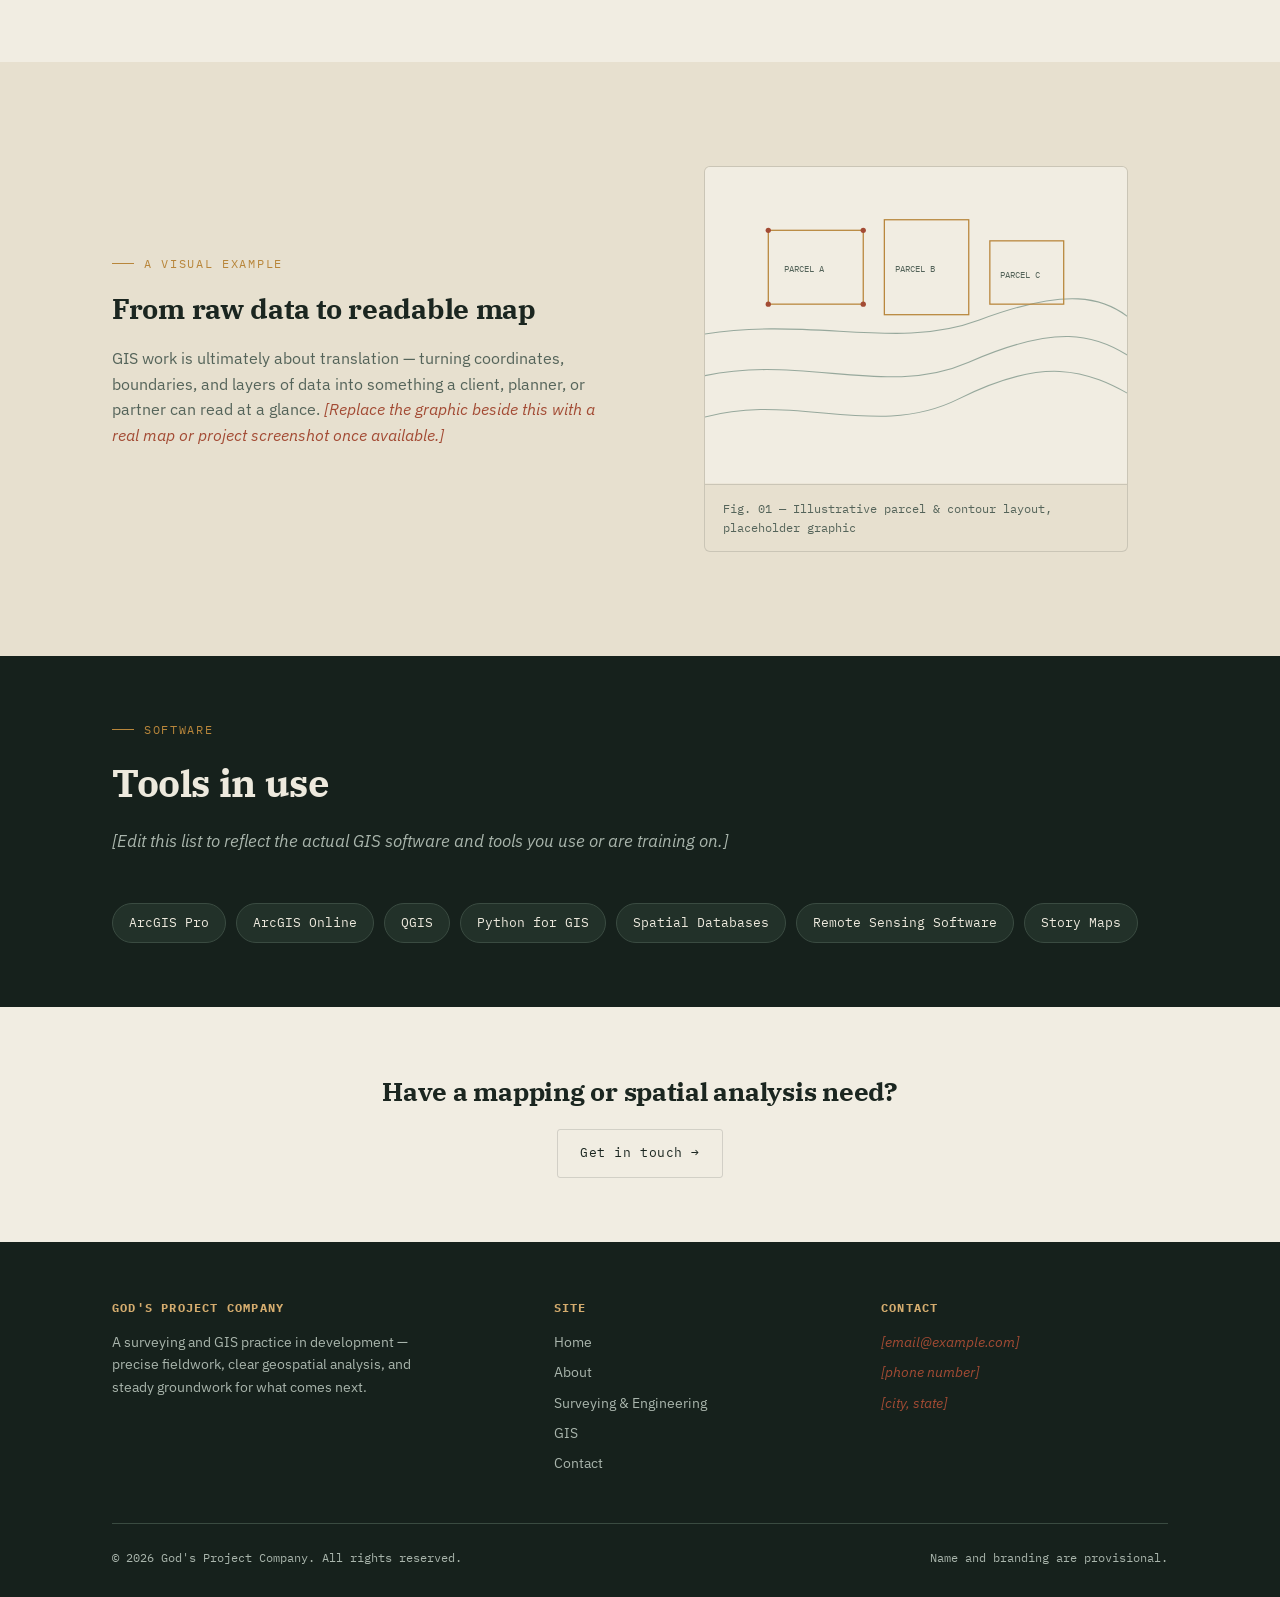
<file: gpc-site/gis.html>
<!DOCTYPE html>
<html lang="en">
<head>
<meta charset="UTF-8">
<meta name="viewport" content="width=device-width, initial-scale=1.0">
<title>GIS — God's Project Company</title>
<meta name="description" content="GIS and geospatial analysis capabilities from God's Project Company: spatial analysis, cartography, geodatabase design, and remote sensing.">
<link rel="stylesheet" href="css/style.css">
</head>
<body>

<a href="#main" class="skip-link">Skip to content</a>

<header class="site-header">
  <nav class="nav" aria-label="Primary">
    <a href="index.html" class="brand">
      <svg class="brand-mark" viewBox="0 0 40 40" fill="none" xmlns="http://www.w3.org/2000/svg" aria-hidden="true">
        <circle cx="20" cy="20" r="18" stroke="#B8863B" stroke-width="1.6"/>
        <circle cx="20" cy="20" r="12" stroke="#B8863B" stroke-width="1"/>
        <path d="M20 8V32M8 20H32" stroke="#B8863B" stroke-width="1"/>
        <circle cx="20" cy="20" r="2.5" fill="#B8863B"/>
      </svg>
      <span class="brand-name">God's Project Company<small>Surveying &amp; GIS</small></span>
    </a>
    <button class="nav-toggle" aria-label="Toggle menu" aria-expanded="false">☰</button>
    <ul class="nav-links">
      <li><a href="index.html">Home</a></li>
      <li><a href="about.html">About</a></li>
      <li><a href="surveying.html">Surveying &amp; Engineering</a></li>
      <li><a href="gis.html" class="current">GIS</a></li>
      <li><a href="contact.html">Contact</a></li>
    </ul>
  </nav>
</header>

<main id="main">

  <header class="page-header">
    <svg class="page-header-contours" style="position:absolute; inset:0; opacity:0.35;" viewBox="0 0 1200 300" preserveAspectRatio="xMidYMid slice" aria-hidden="true">
      <path d="M-50 250 C 200 210, 400 280, 600 230 S 1000 180, 1250 230" stroke="#3F6659" stroke-width="1.2" fill="none"/>
      <path d="M-50 190 C 220 150, 420 220, 620 170 S 980 120, 1250 170" stroke="#B8863B" stroke-width="1.2" fill="none" opacity="0.6"/>
    </svg>
    <div class="wrap" style="position:relative; z-index:2;">
      <span class="eyebrow">Discipline 02</span>
      <h1>GIS &amp; Geospatial Analysis</h1>
      <p class="lede">Turning field data, imagery, and public records into maps and spatial analysis that support real decisions.</p>
    </div>
  </header>

  <section class="section-tight">
    <div class="wrap">
      <div class="section-head">
        <span class="eyebrow">Services</span>
        <h2>Core capabilities</h2>
        <p>Standard GIS and geospatial services this practice is built around. <span class="edit-me">[Mark which of these you're currently able to offer vs. still training toward, or remove any that don't apply.]</span></p>
      </div>

      <div class="service-row">
        <div class="tag">Analysis</div>
        <div>
          <h3>Spatial Data Analysis</h3>
          <p>Analyzing spatial relationships and patterns — proximity, overlay, suitability — to answer specific location-based questions.</p>
        </div>
      </div>

      <div class="service-row">
        <div class="tag">Mapping</div>
        <div>
          <h3>Cartographic Mapping</h3>
          <p>Designing clear, accurate maps for reports, planning documents, and public presentation.</p>
        </div>
      </div>

      <div class="service-row">
        <div class="tag">Data infrastructure</div>
        <div>
          <h3>Geodatabase Design</h3>
          <p>Structuring and organizing spatial datasets so they're accurate, consistent, and easy to maintain over time.</p>
        </div>
      </div>

      <div class="service-row">
        <div class="tag">Imagery</div>
        <div>
          <h3>Remote Sensing &amp; Imagery Analysis</h3>
          <p>Working with satellite and aerial imagery to track land cover, change over time, and site conditions.</p>
        </div>
      </div>

      <div class="service-row">
        <div class="tag">Web mapping</div>
        <div>
          <h3>Web Maps &amp; Story Maps</h3>
          <p>Building interactive, shareable maps that communicate spatial information to non-technical audiences.</p>
        </div>
      </div>

      <div class="service-row">
        <div class="tag">Land records</div>
        <div>
          <h3>Cadastral &amp; Parcel Mapping</h3>
          <p>Maintaining and updating parcel-level land records that connect directly to survey and boundary work.</p>
        </div>
      </div>
    </div>
  </section>

  <section class="on-dim">
    <div class="wrap">
      <div style="display:grid; grid-template-columns: 1fr 1fr; gap: 48px; align-items:center;">
        <div>
          <span class="eyebrow">A visual example</span>
          <h2 style="font-size: 28px; margin: 14px 0 14px;">From raw data to readable map</h2>
          <p style="color: var(--text-muted); font-size:16px;">GIS work is ultimately about translation — turning coordinates, boundaries, and layers of data into something a client, planner, or partner can read at a glance. <span class="edit-me">[Replace the graphic beside this with a real map or project screenshot once available.]</span></p>
        </div>
        <figure class="map-figure">
          <svg viewBox="0 0 400 300" xmlns="http://www.w3.org/2000/svg" role="img" aria-label="Stylized parcel and contour map illustration">
            <rect width="400" height="300" fill="#F1EDE2"/>
            <g stroke="#3F6659" stroke-width="1" fill="none" opacity="0.5">
              <path d="M-10 240 C 80 210, 160 260, 240 220 S 360 190, 410 220"/>
              <path d="M-10 200 C 90 175, 170 220, 250 185 S 370 155, 410 185"/>
              <path d="M-10 160 C 100 140, 180 175, 260 145 S 380 120, 410 150"/>
            </g>
            <g stroke="#B8863B" stroke-width="1.2" fill="none">
              <rect x="60" y="60" width="90" height="70"/>
              <rect x="170" y="50" width="80" height="90"/>
              <rect x="270" y="70" width="70" height="60"/>
            </g>
            <g fill="#A34B34">
              <circle cx="60" cy="60" r="2.5"/>
              <circle cx="150" cy="60" r="2.5"/>
              <circle cx="150" cy="130" r="2.5"/>
              <circle cx="60" cy="130" r="2.5"/>
            </g>
            <text x="75" y="100" font-family="IBM Plex Mono, monospace" font-size="9" fill="#55645A">PARCEL A</text>
            <text x="180" y="100" font-family="IBM Plex Mono, monospace" font-size="9" fill="#55645A">PARCEL B</text>
            <text x="280" y="105" font-family="IBM Plex Mono, monospace" font-size="9" fill="#55645A">PARCEL C</text>
          </svg>
          <figcaption>Fig. 01 — Illustrative parcel &amp; contour layout, placeholder graphic</figcaption>
        </figure>
      </div>
    </div>
  </section>

  <section class="on-ink section-tight">
    <div class="wrap">
      <div class="section-head">
        <span class="eyebrow">Software</span>
        <h2>Tools in use</h2>
        <p class="edit-me">[Edit this list to reflect the actual GIS software and tools you use or are training on.]</p>
      </div>
      <div class="tool-strip">
        <span class="tool-chip">ArcGIS Pro</span>
        <span class="tool-chip">ArcGIS Online</span>
        <span class="tool-chip">QGIS</span>
        <span class="tool-chip">Python for GIS</span>
        <span class="tool-chip">Spatial Databases</span>
        <span class="tool-chip">Remote Sensing Software</span>
        <span class="tool-chip">Story Maps</span>
      </div>
    </div>
  </section>

  <section class="section-tight">
    <div class="wrap" style="text-align:center;">
      <h2 style="font-size:26px; margin-bottom:16px;">Have a mapping or spatial analysis need?</h2>
      <a href="contact.html" class="btn btn-outline-dark">Get in touch →</a>
    </div>
  </section>

</main>

<footer class="site-footer">
  <div class="wrap">
    <div class="footer-top">
      <div>
        <h4>God's Project Company</h4>
        <p style="max-width:320px; font-size:14px; color: var(--text-on-ink-muted);">A surveying and GIS practice in development — precise fieldwork, clear geospatial analysis, and steady groundwork for what comes next.</p>
      </div>
      <div>
        <h4>Site</h4>
        <ul class="footer-links">
          <li><a href="index.html">Home</a></li>
          <li><a href="about.html">About</a></li>
          <li><a href="surveying.html">Surveying &amp; Engineering</a></li>
          <li><a href="gis.html">GIS</a></li>
          <li><a href="contact.html">Contact</a></li>
        </ul>
      </div>
      <div>
        <h4>Contact</h4>
        <ul class="footer-links">
          <li class="edit-me">[email@example.com]</li>
          <li class="edit-me">[phone number]</li>
          <li class="edit-me">[city, state]</li>
        </ul>
      </div>
    </div>
    <div class="footer-bottom">
      <span>© <span id="year"></span> God's Project Company. All rights reserved.</span>
      <span>Name and branding are provisional.</span>
    </div>
  </div>
</footer>

<script src="js/main.js"></script>
</body>
</html>
</file>
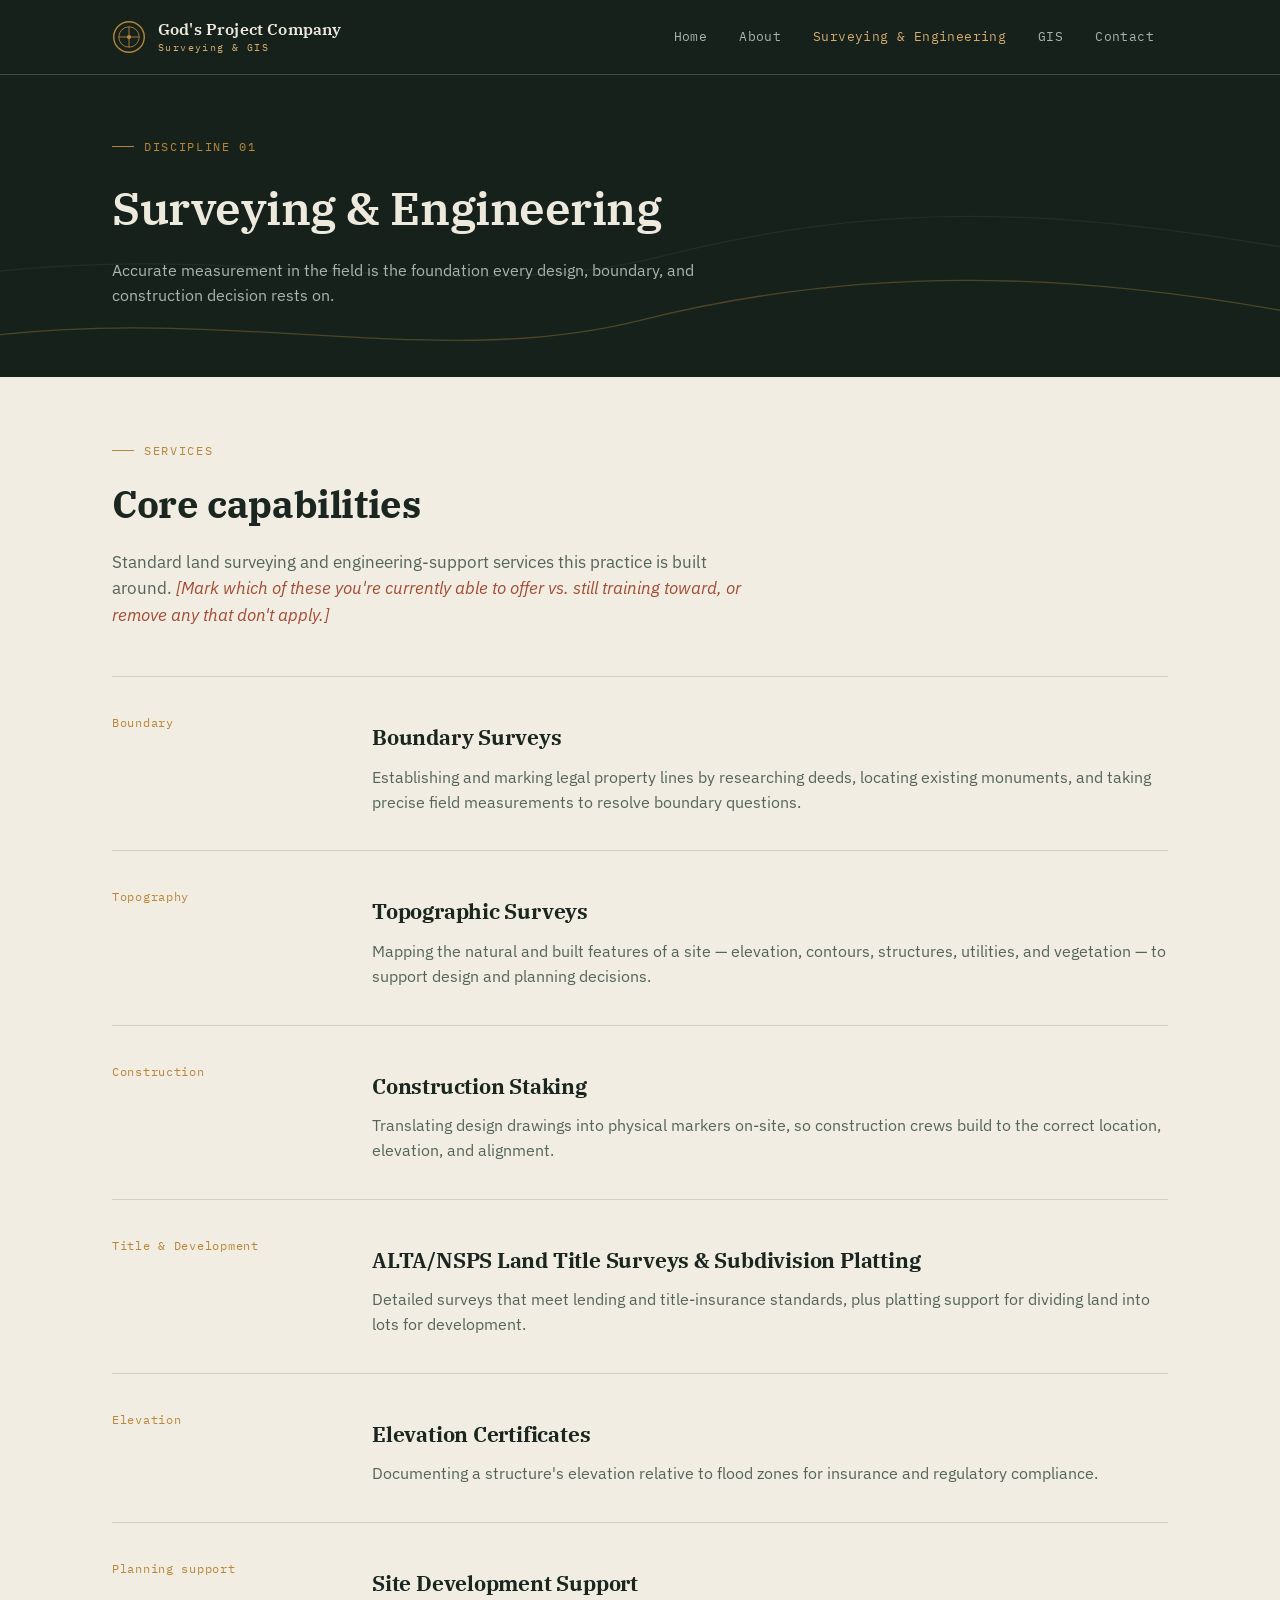
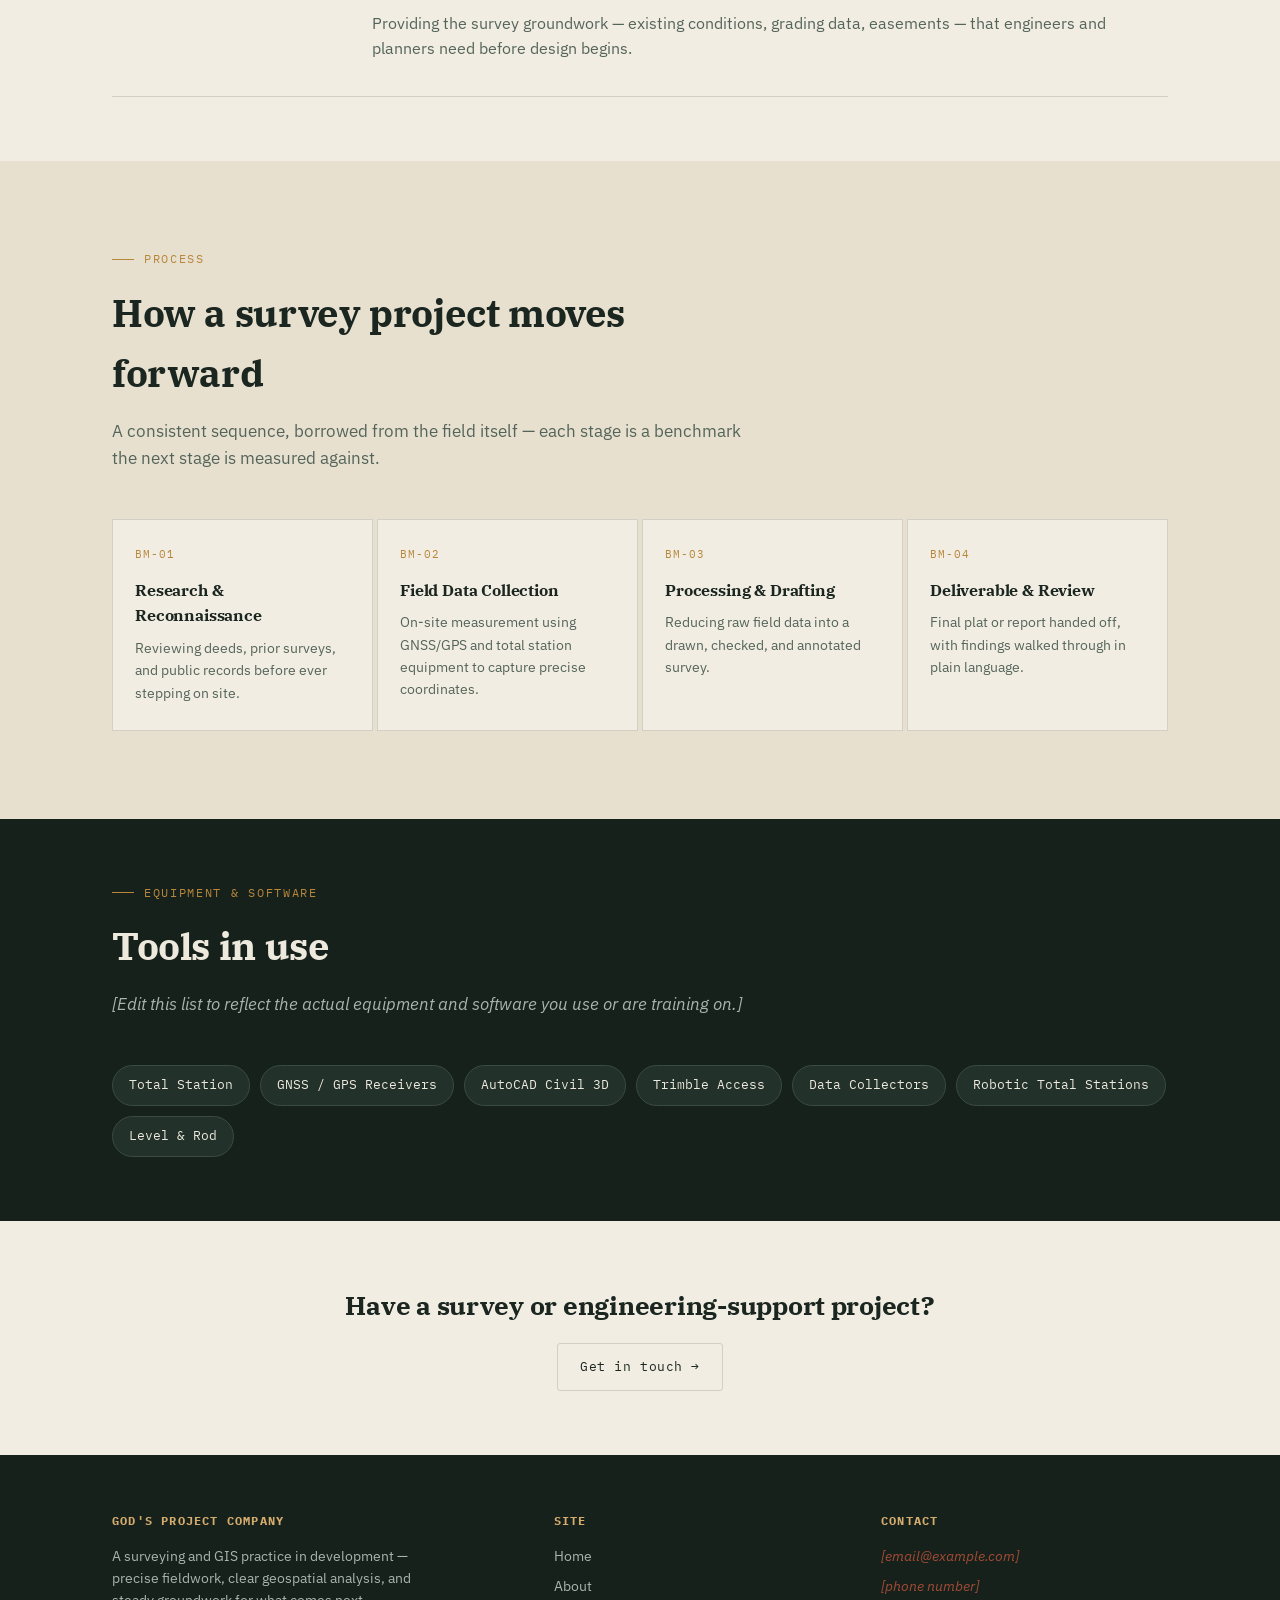
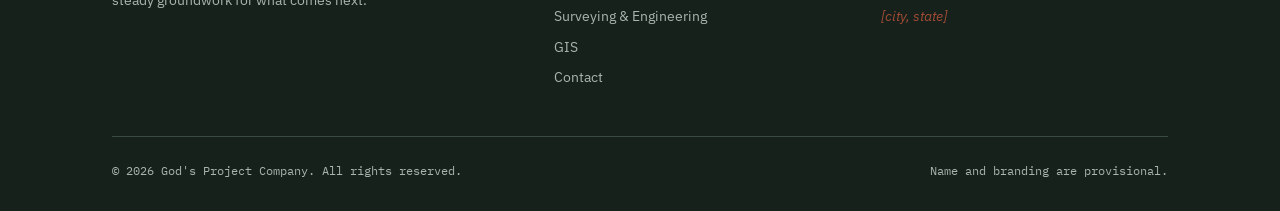
<file: gpc-site/surveying.html>
<!DOCTYPE html>
<html lang="en">
<head>
<meta charset="UTF-8">
<meta name="viewport" content="width=device-width, initial-scale=1.0">
<title>Surveying &amp; Engineering — God's Project Company</title>
<meta name="description" content="Land surveying and engineering support capabilities from God's Project Company: boundary surveys, topographic surveys, construction staking, and site-development support.">
<link rel="stylesheet" href="css/style.css">
</head>
<body>

<a href="#main" class="skip-link">Skip to content</a>

<header class="site-header">
  <nav class="nav" aria-label="Primary">
    <a href="index.html" class="brand">
      <svg class="brand-mark" viewBox="0 0 40 40" fill="none" xmlns="http://www.w3.org/2000/svg" aria-hidden="true">
        <circle cx="20" cy="20" r="18" stroke="#B8863B" stroke-width="1.6"/>
        <circle cx="20" cy="20" r="12" stroke="#B8863B" stroke-width="1"/>
        <path d="M20 8V32M8 20H32" stroke="#B8863B" stroke-width="1"/>
        <circle cx="20" cy="20" r="2.5" fill="#B8863B"/>
      </svg>
      <span class="brand-name">God's Project Company<small>Surveying &amp; GIS</small></span>
    </a>
    <button class="nav-toggle" aria-label="Toggle menu" aria-expanded="false">☰</button>
    <ul class="nav-links">
      <li><a href="index.html">Home</a></li>
      <li><a href="about.html">About</a></li>
      <li><a href="surveying.html" class="current">Surveying &amp; Engineering</a></li>
      <li><a href="gis.html">GIS</a></li>
      <li><a href="contact.html">Contact</a></li>
    </ul>
  </nav>
</header>

<main id="main">

  <header class="page-header">
    <svg class="page-header-contours" style="position:absolute; inset:0; opacity:0.35;" viewBox="0 0 1200 300" preserveAspectRatio="xMidYMid slice" aria-hidden="true">
      <path d="M-50 250 C 200 210, 400 280, 600 230 S 1000 180, 1250 230" stroke="#B8863B" stroke-width="1.2" fill="none"/>
      <path d="M-50 190 C 220 150, 420 220, 620 170 S 980 120, 1250 170" stroke="#3F6659" stroke-width="1.2" fill="none" opacity="0.6"/>
    </svg>
    <div class="wrap" style="position:relative; z-index:2;">
      <span class="eyebrow">Discipline 01</span>
      <h1>Surveying &amp; Engineering</h1>
      <p class="lede">Accurate measurement in the field is the foundation every design, boundary, and construction decision rests on.</p>
    </div>
  </header>

  <section class="section-tight">
    <div class="wrap">
      <div class="section-head">
        <span class="eyebrow">Services</span>
        <h2>Core capabilities</h2>
        <p>Standard land surveying and engineering-support services this practice is built around. <span class="edit-me">[Mark which of these you're currently able to offer vs. still training toward, or remove any that don't apply.]</span></p>
      </div>

      <div class="service-row">
        <div class="tag">Boundary</div>
        <div>
          <h3>Boundary Surveys</h3>
          <p>Establishing and marking legal property lines by researching deeds, locating existing monuments, and taking precise field measurements to resolve boundary questions.</p>
        </div>
      </div>

      <div class="service-row">
        <div class="tag">Topography</div>
        <div>
          <h3>Topographic Surveys</h3>
          <p>Mapping the natural and built features of a site — elevation, contours, structures, utilities, and vegetation — to support design and planning decisions.</p>
        </div>
      </div>

      <div class="service-row">
        <div class="tag">Construction</div>
        <div>
          <h3>Construction Staking</h3>
          <p>Translating design drawings into physical markers on-site, so construction crews build to the correct location, elevation, and alignment.</p>
        </div>
      </div>

      <div class="service-row">
        <div class="tag">Title &amp; Development</div>
        <div>
          <h3>ALTA/NSPS Land Title Surveys &amp; Subdivision Platting</h3>
          <p>Detailed surveys that meet lending and title-insurance standards, plus platting support for dividing land into lots for development.</p>
        </div>
      </div>

      <div class="service-row">
        <div class="tag">Elevation</div>
        <div>
          <h3>Elevation Certificates</h3>
          <p>Documenting a structure's elevation relative to flood zones for insurance and regulatory compliance.</p>
        </div>
      </div>

      <div class="service-row">
        <div class="tag">Planning support</div>
        <div>
          <h3>Site Development Support</h3>
          <p>Providing the survey groundwork — existing conditions, grading data, easements — that engineers and planners need before design begins.</p>
        </div>
      </div>
    </div>
  </section>

  <section class="on-dim">
    <div class="wrap">
      <div class="section-head">
        <span class="eyebrow">Process</span>
        <h2>How a survey project moves forward</h2>
        <p>A consistent sequence, borrowed from the field itself — each stage is a benchmark the next stage is measured against.</p>
      </div>
      <div class="process">
        <div class="step">
          <h4>Research &amp; Reconnaissance</h4>
          <p>Reviewing deeds, prior surveys, and public records before ever stepping on site.</p>
        </div>
        <div class="step">
          <h4>Field Data Collection</h4>
          <p>On-site measurement using GNSS/GPS and total station equipment to capture precise coordinates.</p>
        </div>
        <div class="step">
          <h4>Processing &amp; Drafting</h4>
          <p>Reducing raw field data into a drawn, checked, and annotated survey.</p>
        </div>
        <div class="step">
          <h4>Deliverable &amp; Review</h4>
          <p>Final plat or report handed off, with findings walked through in plain language.</p>
        </div>
      </div>
    </div>
  </section>

  <section class="on-ink section-tight">
    <div class="wrap">
      <div class="section-head">
        <span class="eyebrow">Equipment &amp; software</span>
        <h2>Tools in use</h2>
        <p class="edit-me">[Edit this list to reflect the actual equipment and software you use or are training on.]</p>
      </div>
      <div class="tool-strip">
        <span class="tool-chip">Total Station</span>
        <span class="tool-chip">GNSS / GPS Receivers</span>
        <span class="tool-chip">AutoCAD Civil 3D</span>
        <span class="tool-chip">Trimble Access</span>
        <span class="tool-chip">Data Collectors</span>
        <span class="tool-chip">Robotic Total Stations</span>
        <span class="tool-chip">Level &amp; Rod</span>
      </div>
    </div>
  </section>

  <section class="section-tight">
    <div class="wrap" style="text-align:center;">
      <h2 style="font-size:26px; margin-bottom:16px;">Have a survey or engineering-support project?</h2>
      <a href="contact.html" class="btn btn-outline-dark">Get in touch →</a>
    </div>
  </section>

</main>

<footer class="site-footer">
  <div class="wrap">
    <div class="footer-top">
      <div>
        <h4>God's Project Company</h4>
        <p style="max-width:320px; font-size:14px; color: var(--text-on-ink-muted);">A surveying and GIS practice in development — precise fieldwork, clear geospatial analysis, and steady groundwork for what comes next.</p>
      </div>
      <div>
        <h4>Site</h4>
        <ul class="footer-links">
          <li><a href="index.html">Home</a></li>
          <li><a href="about.html">About</a></li>
          <li><a href="surveying.html">Surveying &amp; Engineering</a></li>
          <li><a href="gis.html">GIS</a></li>
          <li><a href="contact.html">Contact</a></li>
        </ul>
      </div>
      <div>
        <h4>Contact</h4>
        <ul class="footer-links">
          <li class="edit-me">[email@example.com]</li>
          <li class="edit-me">[phone number]</li>
          <li class="edit-me">[city, state]</li>
        </ul>
      </div>
    </div>
    <div class="footer-bottom">
      <span>© <span id="year"></span> God's Project Company. All rights reserved.</span>
      <span>Name and branding are provisional.</span>
    </div>
  </div>
</footer>

<script src="js/main.js"></script>
</body>
</html>
</file>
<file: gpc-site-v2/style.css>
/* ==========================================================================
   God's Project Company — Design System
   A surveyor's field-book meets topographic map: ink, brass, contour lines.
   ========================================================================== */

@import url('https://fonts.googleapis.com/css2?family=IBM+Plex+Serif:wght@400;500;600;700&family=IBM+Plex+Sans:wght@400;500;600;700&family=IBM+Plex+Mono:wght@400;500;600&display=swap');

:root {
  /* Color tokens — surveyor's palette */
  --ink: #0B0C0A;          /* near-black — primary dark */
  --ink-soft: #1A1C18;     /* lighter ink panel */
  --ink-line: #333530;     /* hairline on dark */
  --paper: #F1EDE2;        /* field-book paper */
  --paper-dim: #E7E0CF;    /* paper shade */
  --paper-line: rgba(22, 33, 28, 0.14);
  --brass: #B8863B;        /* benchmark disk brass */
  --brass-bright: #D4AC6E;
  --teal: #3F6659;         /* contour-line green */
  --rust: #A34B34;         /* control-point red, sparing use */
  --text-dark: #1B2620;
  --text-muted: #55645A;
  --text-on-ink: #EDE9DD;
  --text-on-ink-muted: #A9B5AC;

  /* Type */
  --font-display: 'IBM Plex Serif', Georgia, serif;
  --font-body: 'IBM Plex Sans', -apple-system, sans-serif;
  --font-mono: 'IBM Plex Mono', 'Courier New', monospace;

  --container: 1120px;
}

* { box-sizing: border-box; }

html { scroll-behavior: smooth; }

@media (prefers-reduced-motion: reduce) {
  html { scroll-behavior: auto; }
  *, *::before, *::after {
    animation-duration: 0.01ms !important;
    animation-iteration-count: 1 !important;
    transition-duration: 0.01ms !important;
  }
}

body {
  margin: 0;
  font-family: var(--font-body);
  background: var(--paper);
  color: var(--text-dark);
  line-height: 1.6;
  -webkit-font-smoothing: antialiased;
}

img, svg { max-width: 100%; display: block; }

a { color: inherit; text-decoration: none; }

h1, h2, h3, h4 {
  font-family: var(--font-display);
  margin: 0;
  color: inherit;
  letter-spacing: -0.01em;
}

p { margin: 0 0 1em; }

.wrap {
  max-width: var(--container);
  margin: 0 auto;
  padding: 0 32px;
}

.eyebrow {
  font-family: var(--font-mono);
  font-size: 12px;
  letter-spacing: 0.14em;
  text-transform: uppercase;
  color: var(--brass);
  display: flex;
  align-items: center;
  gap: 10px;
}
.eyebrow::before {
  content: '';
  width: 22px;
  height: 1px;
  background: var(--brass);
  display: inline-block;
}

/* ---------- Skip link (a11y) ---------- */
.skip-link {
  position: absolute;
  left: -999px;
  top: 0;
  background: var(--brass);
  color: var(--ink);
  padding: 10px 16px;
  z-index: 200;
  font-family: var(--font-mono);
  font-size: 13px;
}
.skip-link:focus {
  left: 16px;
  top: 16px;
}

/* ---------- Focus visibility ---------- */
a:focus-visible,
button:focus-visible,
input:focus-visible,
textarea:focus-visible {
  outline: 2px solid var(--brass);
  outline-offset: 3px;
}

/* ---------- Header / Nav ---------- */
.site-header {
  position: sticky;
  top: 0;
  z-index: 100;
  background: var(--ink);
  border-bottom: 1px solid var(--ink-line);
}

.nav {
  max-width: var(--container);
  margin: 0 auto;
  padding: 0 32px;
  display: flex;
  align-items: center;
  justify-content: space-between;
  height: 74px;
}

.brand {
  display: flex;
  align-items: center;
  gap: 12px;
  color: var(--text-on-ink);
}

.brand-mark {
  width: 34px;
  height: 34px;
  flex-shrink: 0;
}

.brand-name {
  font-family: var(--font-display);
  font-size: 16px;
  font-weight: 600;
  line-height: 1.1;
  letter-spacing: 0.01em;
}
.brand-name small {
  display: block;
  font-family: var(--font-mono);
  font-size: 10px;
  color: var(--brass-bright);
  letter-spacing: 0.14em;
  font-weight: 400;
  margin-top: 3px;
}

.nav-links {
  display: flex;
  gap: 4px;
  list-style: none;
  margin: 0;
  padding: 0;
  font-family: var(--font-mono);
  font-size: 13px;
  letter-spacing: 0.03em;
}

.nav-links a {
  color: var(--text-on-ink-muted);
  padding: 10px 14px;
  border-radius: 3px;
  transition: color 0.15s ease, background 0.15s ease;
}
.nav-links a:hover { color: var(--text-on-ink); background: var(--ink-soft); }
.nav-links a.current {
  color: var(--brass-bright);
}

.nav-toggle {
  display: none;
  background: none;
  border: 1px solid var(--ink-line);
  color: var(--text-on-ink);
  width: 40px;
  height: 40px;
  border-radius: 4px;
  cursor: pointer;
}

@media (max-width: 860px) {
  .nav-links {
    position: absolute;
    top: 74px;
    left: 0;
    right: 0;
    background: var(--ink);
    flex-direction: column;
    gap: 0;
    padding: 8px 16px 20px;
    border-bottom: 1px solid var(--ink-line);
    display: none;
  }
  .nav-links.open { display: flex; }
  .nav-links a { padding: 12px 8px; }
  .nav-toggle { display: block; }
}

/* ---------- Buttons ---------- */
.btn {
  display: inline-flex;
  align-items: center;
  gap: 8px;
  font-family: var(--font-mono);
  font-size: 13px;
  letter-spacing: 0.04em;
  padding: 13px 22px;
  border-radius: 3px;
  border: 1px solid transparent;
  cursor: pointer;
  transition: transform 0.15s ease, background 0.15s ease, border-color 0.15s ease;
}
.btn:hover { transform: translateY(-1px); }

.btn-brass {
  background: var(--brass);
  color: var(--ink);
  font-weight: 600;
}
.btn-brass:hover { background: var(--brass-bright); }

.btn-outline {
  border-color: var(--ink-line);
  color: var(--text-on-ink);
}
.btn-outline:hover { border-color: var(--brass); color: var(--brass-bright); }

.btn-outline-dark {
  border-color: var(--paper-line);
  color: var(--text-dark);
}
.btn-outline-dark:hover { border-color: var(--teal); color: var(--teal); }

/* ---------- Hero (full-bleed photo) ---------- */
.hero {
  position: relative;
  color: var(--text-on-ink);
  overflow: hidden;
  min-height: 88vh;
  display: flex;
  align-items: flex-end;
  background-size: cover;
  background-position: center;
}

.hero::before {
  content: '';
  position: absolute;
  inset: 0;
  background:
    linear-gradient(180deg, rgba(6,7,5,0.25) 0%, rgba(6,7,5,0.35) 35%, rgba(6,7,5,0.88) 92%),
    linear-gradient(90deg, rgba(6,7,5,0.55) 0%, rgba(6,7,5,0.05) 55%);
}

.hero-inner {
  position: relative;
  z-index: 2;
  max-width: 760px;
  padding: 80px 0 64px;
}

.hero h1 {
  font-size: clamp(38px, 5.6vw, 60px);
  font-weight: 600;
  line-height: 1.06;
  margin: 18px 0 20px;
  text-shadow: 0 2px 24px rgba(0,0,0,0.35);
}

.hero .lede {
  font-size: 18px;
  color: var(--text-on-ink-muted);
  max-width: 560px;
  margin-bottom: 34px;
}

.hero-actions {
  display: flex;
  gap: 14px;
  flex-wrap: wrap;
}

/* Glass stat cards over photo */
.stat-strip {
  display: flex;
  gap: 14px;
  flex-wrap: wrap;
  margin-top: 44px;
}
.stat-glass {
  background: rgba(255,255,255,0.08);
  backdrop-filter: blur(10px);
  -webkit-backdrop-filter: blur(10px);
  border: 1px solid rgba(255,255,255,0.16);
  border-radius: 6px;
  padding: 16px 22px;
  min-width: 130px;
}
.stat-glass .stat-value {
  font-family: var(--font-display);
  font-size: 26px;
  font-weight: 600;
  color: var(--brass-bright);
  line-height: 1;
  margin-bottom: 6px;
}
.stat-glass .stat-label {
  font-family: var(--font-mono);
  font-size: 11px;
  letter-spacing: 0.08em;
  text-transform: uppercase;
  color: var(--text-on-ink-muted);
}

/* ---------- Page header (interior pages, photo) ---------- */
.page-header {
  color: var(--text-on-ink);
  padding: 128px 0 64px;
  position: relative;
  overflow: hidden;
  background-size: cover;
  background-position: center;
  min-height: 320px;
  display: flex;
  align-items: flex-end;
}
.page-header::before {
  content: '';
  position: absolute;
  inset: 0;
  background:
    linear-gradient(180deg, rgba(6,7,5,0.35) 0%, rgba(6,7,5,0.45) 30%, rgba(6,7,5,0.9) 100%);
}
.page-header .wrap { position: relative; z-index: 2; }
.page-header h1 {
  font-size: clamp(32px, 4.5vw, 46px);
  font-weight: 600;
  margin: 16px 0 12px;
  text-shadow: 0 2px 20px rgba(0,0,0,0.35);
}
.page-header .lede {
  color: var(--text-on-ink-muted);
  max-width: 620px;
  font-size: 16px;
}

/* ---------- Sections ---------- */
section { padding: 88px 0; }
.section-tight { padding: 64px 0; }

.section-head {
  max-width: 640px;
  margin-bottom: 48px;
}
.section-head h2 {
  font-size: clamp(28px, 3.6vw, 38px);
  margin: 14px 0 14px;
  color: var(--text-dark);
}
.section-head p { color: var(--text-muted); font-size: 16.5px; }

.on-ink { background: var(--ink); color: var(--text-on-ink); }
.on-ink .section-head h2 { color: var(--text-on-ink); }
.on-ink .section-head p { color: var(--text-on-ink-muted); }

.on-dim { background: var(--paper-dim); }

/* ---------- Founder intro / statement ---------- */
.statement {
  display: grid;
  grid-template-columns: 1fr 1.3fr;
  gap: 64px;
  align-items: start;
}
@media (max-width: 800px) { .statement { grid-template-columns: 1fr; gap: 32px; } }

.statement-lead {
  font-family: var(--font-display);
  font-size: 24px;
  line-height: 1.45;
  color: var(--text-dark);
}
.statement-body p { color: var(--text-muted); font-size: 16px; }

/* ---------- Capability cards ---------- */
.grid-2 { display: grid; grid-template-columns: 1fr 1fr; gap: 24px; }
.grid-3 { display: grid; grid-template-columns: repeat(3, 1fr); gap: 24px; }
@media (max-width: 820px) { .grid-2, .grid-3 { grid-template-columns: 1fr; } }

.card {
  background: var(--paper);
  border: 1px solid var(--paper-line);
  border-radius: 6px;
  padding: 34px;
  position: relative;
  transition: border-color 0.2s ease, transform 0.2s ease;
}
.card:hover { border-color: var(--teal); transform: translateY(-2px); }

.card-corner {
  position: absolute;
  width: 10px;
  height: 10px;
  border-top: 1.5px solid var(--brass);
  border-left: 1.5px solid var(--brass);
  top: 10px;
  left: 10px;
}

.card-icon {
  width: 40px;
  height: 40px;
  margin-bottom: 20px;
  color: var(--teal);
}

.card h3 {
  font-size: 20px;
  margin-bottom: 10px;
  color: var(--text-dark);
}
.card p { color: var(--text-muted); font-size: 15px; margin-bottom: 16px; }

.card-link {
  font-family: var(--font-mono);
  font-size: 13px;
  color: var(--brass);
  display: inline-flex;
  align-items: center;
  gap: 6px;
}
.card-link:hover { color: var(--rust); }

/* ---------- Benchmark markers (values / milestones) ---------- */
.benchmarks {
  display: grid;
  grid-template-columns: repeat(3, 1fr);
  gap: 32px;
}
@media (max-width: 820px) { .benchmarks { grid-template-columns: 1fr; } }

.benchmark {
  text-align: left;
  padding-top: 20px;
  border-top: 1px solid var(--ink-line);
}

.bm-disk {
  width: 52px;
  height: 52px;
  border-radius: 50%;
  border: 2px solid var(--brass);
  display: flex;
  align-items: center;
  justify-content: center;
  font-family: var(--font-mono);
  font-size: 11px;
  color: var(--brass-bright);
  margin-bottom: 18px;
  background: var(--ink-soft);
}

.benchmark h3 { color: var(--text-on-ink); font-size: 18px; margin-bottom: 8px; }
.benchmark p { color: var(--text-on-ink-muted); font-size: 14.5px; }

/* ---------- Service list (detailed) ---------- */
.service-row {
  display: grid;
  grid-template-columns: 220px 1fr;
  gap: 40px;
  padding: 36px 0;
  border-top: 1px solid var(--paper-line);
}
.service-row:last-child { border-bottom: 1px solid var(--paper-line); }
@media (max-width: 760px) { .service-row { grid-template-columns: 1fr; gap: 12px; } }

.service-row .tag {
  font-family: var(--font-mono);
  font-size: 12px;
  color: var(--brass);
  letter-spacing: 0.06em;
}
.service-row h3 { font-size: 21px; margin: 8px 0 10px; color: var(--text-dark); }
.service-row p { color: var(--text-muted); font-size: 15.5px; margin-bottom: 0; }

/* ---------- Process steps ---------- */
.process {
  display: grid;
  grid-template-columns: repeat(4, 1fr);
  gap: 4px;
  counter-reset: step;
}
@media (max-width: 900px) { .process { grid-template-columns: 1fr 1fr; } }
@media (max-width: 560px) { .process { grid-template-columns: 1fr; } }

.step {
  background: var(--paper);
  border: 1px solid var(--paper-line);
  padding: 26px 22px;
  position: relative;
}
.step::before {
  counter-increment: step;
  content: "BM-0" counter(step);
  font-family: var(--font-mono);
  font-size: 11px;
  color: var(--brass);
  letter-spacing: 0.08em;
  display: block;
  margin-bottom: 14px;
}
.step h4 { font-size: 16px; margin-bottom: 8px; color: var(--text-dark); }
.step p { font-size: 14px; color: var(--text-muted); margin: 0; }

/* ---------- Tools / software strip ---------- */
.tool-strip {
  display: flex;
  flex-wrap: wrap;
  gap: 10px;
}
.tool-chip {
  font-family: var(--font-mono);
  font-size: 13px;
  border: 1px solid var(--paper-line);
  border-radius: 30px;
  padding: 9px 16px;
  color: var(--text-dark);
  background: var(--paper);
}
.on-ink .tool-chip {
  border-color: var(--ink-line);
  color: var(--text-on-ink);
  background: var(--ink-soft);
}

/* ---------- Map graphic block ---------- */
.map-figure {
  border: 1px solid var(--paper-line);
  border-radius: 6px;
  overflow: hidden;
  background: var(--paper-dim);
}
.map-figure figcaption {
  font-family: var(--font-mono);
  font-size: 12px;
  color: var(--text-muted);
  padding: 14px 18px;
  border-top: 1px solid var(--paper-line);
}

/* ---------- Contact ---------- */
.contact-grid {
  display: grid;
  grid-template-columns: 1fr 1fr;
  gap: 56px;
}
@media (max-width: 820px) { .contact-grid { grid-template-columns: 1fr; } }

.field {
  margin-bottom: 20px;
}
.field label {
  display: block;
  font-family: var(--font-mono);
  font-size: 12px;
  letter-spacing: 0.06em;
  text-transform: uppercase;
  color: var(--text-muted);
  margin-bottom: 8px;
}
.field input, .field textarea {
  width: 100%;
  font-family: var(--font-body);
  font-size: 15px;
  padding: 12px 14px;
  border: 1px solid var(--paper-line);
  border-radius: 4px;
  background: var(--paper);
  color: var(--text-dark);
}
.field textarea { resize: vertical; min-height: 130px; }

.contact-info-item {
  display: flex;
  gap: 16px;
  padding: 18px 0;
  border-top: 1px solid var(--paper-line);
}
.contact-info-item:last-child { border-bottom: 1px solid var(--paper-line); }
.contact-info-item .label {
  font-family: var(--font-mono);
  font-size: 12px;
  color: var(--brass);
  width: 100px;
  flex-shrink: 0;
  padding-top: 2px;
}
.contact-info-item .value { font-size: 15px; color: var(--text-dark); }
.contact-info-item .value .placeholder { color: var(--text-muted); font-style: italic; }

.form-note {
  font-family: var(--font-mono);
  font-size: 12px;
  color: var(--text-muted);
  margin-top: 14px;
}

/* ---------- Footer ---------- */
.site-footer {
  background: var(--ink);
  color: var(--text-on-ink-muted);
  padding: 56px 0 30px;
}
.footer-top {
  display: grid;
  grid-template-columns: 1.4fr 1fr 1fr;
  gap: 40px;
  padding-bottom: 40px;
  border-bottom: 1px solid var(--ink-line);
}
@media (max-width: 760px) { .footer-top { grid-template-columns: 1fr; gap: 28px; } }

.footer-top h4 {
  font-family: var(--font-mono);
  font-size: 12px;
  letter-spacing: 0.1em;
  text-transform: uppercase;
  color: var(--brass-bright);
  margin-bottom: 14px;
}
.footer-links { list-style: none; margin: 0; padding: 0; }
.footer-links li { margin-bottom: 8px; font-size: 14px; }
.footer-links a:hover { color: var(--text-on-ink); }

.footer-bottom {
  display: flex;
  justify-content: space-between;
  align-items: center;
  padding-top: 24px;
  font-family: var(--font-mono);
  font-size: 12px;
  flex-wrap: wrap;
  gap: 10px;
}

/* ---------- Status badge (honest "in development" framing) ---------- */
.status-badge {
  display: inline-flex;
  align-items: center;
  gap: 8px;
  font-family: var(--font-mono);
  font-size: 12px;
  color: var(--teal);
  border: 1px solid var(--teal);
  border-radius: 30px;
  padding: 6px 14px;
  margin-bottom: 18px;
}
.status-badge .dot {
  width: 7px;
  height: 7px;
  border-radius: 50%;
  background: var(--teal);
  animation: pulse 2s infinite ease-in-out;
}
@keyframes pulse {
  0%, 100% { opacity: 1; }
  50% { opacity: 0.35; }
}

/* ---------- Placeholder text marker ---------- */
.edit-me {
  color: var(--rust);
  font-style: italic;
}

/* ---------- Photo hero backgrounds ---------- */
/* Swap these URLs for your own photography whenever you have it —
   just replace the url('...') below with a path to your image. */
.bg-home     { background-image: url('https://images.unsplash.com/photo-1635274580091-5ffc2b712d80?auto=format&fit=crop&w=2000&q=80'); }
.bg-surveying{ background-image: url('https://images.unsplash.com/photo-1521994984983-3b3b4e59676a?auto=format&fit=crop&w=2000&q=80'); }
.bg-gis      { background-image: url('https://images.unsplash.com/photo-1749039415784-875764ba6523?auto=format&fit=crop&w=2000&q=80'); }
.bg-about    { background-image: url('https://images.unsplash.com/photo-1635274580091-5ffc2b712d80?auto=format&fit=crop&w=2000&q=80'); }
.bg-contact  { background-image: url('https://images.unsplash.com/photo-1521994984983-3b3b4e59676a?auto=format&fit=crop&w=2000&q=80'); }
</file>
<file: gpc-site/css/style.css>
/* ==========================================================================
   God's Project Company — Design System
   A surveyor's field-book meets topographic map: ink, brass, contour lines.
   ========================================================================== */

@import url('https://fonts.googleapis.com/css2?family=IBM+Plex+Serif:wght@400;500;600;700&family=IBM+Plex+Sans:wght@400;500;600;700&family=IBM+Plex+Mono:wght@400;500;600&display=swap');

:root {
  /* Color tokens — surveyor's palette */
  --ink: #16211C;          /* deep pine-ink — primary dark */
  --ink-soft: #223129;     /* lighter ink panel */
  --ink-line: #3A4B41;     /* hairline on dark */
  --paper: #F1EDE2;        /* field-book paper */
  --paper-dim: #E7E0CF;    /* paper shade */
  --paper-line: rgba(22, 33, 28, 0.14);
  --brass: #B8863B;        /* benchmark disk brass */
  --brass-bright: #D4AC6E;
  --teal: #3F6659;         /* contour-line green */
  --rust: #A34B34;         /* control-point red, sparing use */
  --text-dark: #1B2620;
  --text-muted: #55645A;
  --text-on-ink: #EDE9DD;
  --text-on-ink-muted: #A9B5AC;

  /* Type */
  --font-display: 'IBM Plex Serif', Georgia, serif;
  --font-body: 'IBM Plex Sans', -apple-system, sans-serif;
  --font-mono: 'IBM Plex Mono', 'Courier New', monospace;

  --container: 1120px;
}

* { box-sizing: border-box; }

html { scroll-behavior: smooth; }

@media (prefers-reduced-motion: reduce) {
  html { scroll-behavior: auto; }
  *, *::before, *::after {
    animation-duration: 0.01ms !important;
    animation-iteration-count: 1 !important;
    transition-duration: 0.01ms !important;
  }
}

body {
  margin: 0;
  font-family: var(--font-body);
  background: var(--paper);
  color: var(--text-dark);
  line-height: 1.6;
  -webkit-font-smoothing: antialiased;
}

img, svg { max-width: 100%; display: block; }

a { color: inherit; text-decoration: none; }

h1, h2, h3, h4 {
  font-family: var(--font-display);
  margin: 0;
  color: inherit;
  letter-spacing: -0.01em;
}

p { margin: 0 0 1em; }

.wrap {
  max-width: var(--container);
  margin: 0 auto;
  padding: 0 32px;
}

.eyebrow {
  font-family: var(--font-mono);
  font-size: 12px;
  letter-spacing: 0.14em;
  text-transform: uppercase;
  color: var(--brass);
  display: flex;
  align-items: center;
  gap: 10px;
}
.eyebrow::before {
  content: '';
  width: 22px;
  height: 1px;
  background: var(--brass);
  display: inline-block;
}

/* ---------- Skip link (a11y) ---------- */
.skip-link {
  position: absolute;
  left: -999px;
  top: 0;
  background: var(--brass);
  color: var(--ink);
  padding: 10px 16px;
  z-index: 200;
  font-family: var(--font-mono);
  font-size: 13px;
}
.skip-link:focus {
  left: 16px;
  top: 16px;
}

/* ---------- Focus visibility ---------- */
a:focus-visible,
button:focus-visible,
input:focus-visible,
textarea:focus-visible {
  outline: 2px solid var(--brass);
  outline-offset: 3px;
}

/* ---------- Header / Nav ---------- */
.site-header {
  position: sticky;
  top: 0;
  z-index: 100;
  background: var(--ink);
  border-bottom: 1px solid var(--ink-line);
}

.nav {
  max-width: var(--container);
  margin: 0 auto;
  padding: 0 32px;
  display: flex;
  align-items: center;
  justify-content: space-between;
  height: 74px;
}

.brand {
  display: flex;
  align-items: center;
  gap: 12px;
  color: var(--text-on-ink);
}

.brand-mark {
  width: 34px;
  height: 34px;
  flex-shrink: 0;
}

.brand-name {
  font-family: var(--font-display);
  font-size: 16px;
  font-weight: 600;
  line-height: 1.1;
  letter-spacing: 0.01em;
}
.brand-name small {
  display: block;
  font-family: var(--font-mono);
  font-size: 10px;
  color: var(--brass-bright);
  letter-spacing: 0.14em;
  font-weight: 400;
  margin-top: 3px;
}

.nav-links {
  display: flex;
  gap: 4px;
  list-style: none;
  margin: 0;
  padding: 0;
  font-family: var(--font-mono);
  font-size: 13px;
  letter-spacing: 0.03em;
}

.nav-links a {
  color: var(--text-on-ink-muted);
  padding: 10px 14px;
  border-radius: 3px;
  transition: color 0.15s ease, background 0.15s ease;
}
.nav-links a:hover { color: var(--text-on-ink); background: var(--ink-soft); }
.nav-links a.current {
  color: var(--brass-bright);
}

.nav-toggle {
  display: none;
  background: none;
  border: 1px solid var(--ink-line);
  color: var(--text-on-ink);
  width: 40px;
  height: 40px;
  border-radius: 4px;
  cursor: pointer;
}

@media (max-width: 860px) {
  .nav-links {
    position: absolute;
    top: 74px;
    left: 0;
    right: 0;
    background: var(--ink);
    flex-direction: column;
    gap: 0;
    padding: 8px 16px 20px;
    border-bottom: 1px solid var(--ink-line);
    display: none;
  }
  .nav-links.open { display: flex; }
  .nav-links a { padding: 12px 8px; }
  .nav-toggle { display: block; }
}

/* ---------- Buttons ---------- */
.btn {
  display: inline-flex;
  align-items: center;
  gap: 8px;
  font-family: var(--font-mono);
  font-size: 13px;
  letter-spacing: 0.04em;
  padding: 13px 22px;
  border-radius: 3px;
  border: 1px solid transparent;
  cursor: pointer;
  transition: transform 0.15s ease, background 0.15s ease, border-color 0.15s ease;
}
.btn:hover { transform: translateY(-1px); }

.btn-brass {
  background: var(--brass);
  color: var(--ink);
  font-weight: 600;
}
.btn-brass:hover { background: var(--brass-bright); }

.btn-outline {
  border-color: var(--ink-line);
  color: var(--text-on-ink);
}
.btn-outline:hover { border-color: var(--brass); color: var(--brass-bright); }

.btn-outline-dark {
  border-color: var(--paper-line);
  color: var(--text-dark);
}
.btn-outline-dark:hover { border-color: var(--teal); color: var(--teal); }

/* ---------- Hero ---------- */
.hero {
  position: relative;
  background: var(--ink);
  color: var(--text-on-ink);
  overflow: hidden;
  padding: 96px 0 88px;
}

.hero-contours {
  position: absolute;
  inset: 0;
  opacity: 0.55;
  pointer-events: none;
}

.hero-inner {
  position: relative;
  z-index: 2;
  max-width: 760px;
}

.hero h1 {
  font-size: clamp(40px, 6vw, 64px);
  font-weight: 600;
  line-height: 1.04;
  margin: 18px 0 20px;
}

.hero .lede {
  font-size: 18px;
  color: var(--text-on-ink-muted);
  max-width: 560px;
  margin-bottom: 34px;
}

.hero-actions {
  display: flex;
  gap: 14px;
  flex-wrap: wrap;
}

.coord-strip {
  font-family: var(--font-mono);
  font-size: 12px;
  color: var(--text-on-ink-muted);
  margin-top: 46px;
  display: flex;
  gap: 28px;
  flex-wrap: wrap;
  border-top: 1px solid var(--ink-line);
  padding-top: 18px;
}
.coord-strip span b { color: var(--brass-bright); font-weight: 500; }

/* ---------- Page header (interior pages) ---------- */
.page-header {
  background: var(--ink);
  color: var(--text-on-ink);
  padding: 62px 0 52px;
  position: relative;
  overflow: hidden;
}
.page-header h1 {
  font-size: clamp(32px, 4.5vw, 46px);
  font-weight: 600;
  margin: 16px 0 12px;
}
.page-header .lede {
  color: var(--text-on-ink-muted);
  max-width: 620px;
  font-size: 16px;
}

/* ---------- Sections ---------- */
section { padding: 88px 0; }
.section-tight { padding: 64px 0; }

.section-head {
  max-width: 640px;
  margin-bottom: 48px;
}
.section-head h2 {
  font-size: clamp(28px, 3.6vw, 38px);
  margin: 14px 0 14px;
  color: var(--text-dark);
}
.section-head p { color: var(--text-muted); font-size: 16.5px; }

.on-ink { background: var(--ink); color: var(--text-on-ink); }
.on-ink .section-head h2 { color: var(--text-on-ink); }
.on-ink .section-head p { color: var(--text-on-ink-muted); }

.on-dim { background: var(--paper-dim); }

/* ---------- Founder intro / statement ---------- */
.statement {
  display: grid;
  grid-template-columns: 1fr 1.3fr;
  gap: 64px;
  align-items: start;
}
@media (max-width: 800px) { .statement { grid-template-columns: 1fr; gap: 32px; } }

.statement-lead {
  font-family: var(--font-display);
  font-size: 24px;
  line-height: 1.45;
  color: var(--text-dark);
}
.statement-body p { color: var(--text-muted); font-size: 16px; }

/* ---------- Capability cards ---------- */
.grid-2 { display: grid; grid-template-columns: 1fr 1fr; gap: 24px; }
.grid-3 { display: grid; grid-template-columns: repeat(3, 1fr); gap: 24px; }
@media (max-width: 820px) { .grid-2, .grid-3 { grid-template-columns: 1fr; } }

.card {
  background: var(--paper);
  border: 1px solid var(--paper-line);
  border-radius: 6px;
  padding: 34px;
  position: relative;
  transition: border-color 0.2s ease, transform 0.2s ease;
}
.card:hover { border-color: var(--teal); transform: translateY(-2px); }

.card-corner {
  position: absolute;
  width: 10px;
  height: 10px;
  border-top: 1.5px solid var(--brass);
  border-left: 1.5px solid var(--brass);
  top: 10px;
  left: 10px;
}

.card-icon {
  width: 40px;
  height: 40px;
  margin-bottom: 20px;
  color: var(--teal);
}

.card h3 {
  font-size: 20px;
  margin-bottom: 10px;
  color: var(--text-dark);
}
.card p { color: var(--text-muted); font-size: 15px; margin-bottom: 16px; }

.card-link {
  font-family: var(--font-mono);
  font-size: 13px;
  color: var(--brass);
  display: inline-flex;
  align-items: center;
  gap: 6px;
}
.card-link:hover { color: var(--rust); }

/* ---------- Benchmark markers (values / milestones) ---------- */
.benchmarks {
  display: grid;
  grid-template-columns: repeat(3, 1fr);
  gap: 32px;
}
@media (max-width: 820px) { .benchmarks { grid-template-columns: 1fr; } }

.benchmark {
  text-align: left;
  padding-top: 20px;
  border-top: 1px solid var(--ink-line);
}

.bm-disk {
  width: 52px;
  height: 52px;
  border-radius: 50%;
  border: 2px solid var(--brass);
  display: flex;
  align-items: center;
  justify-content: center;
  font-family: var(--font-mono);
  font-size: 11px;
  color: var(--brass-bright);
  margin-bottom: 18px;
  background: var(--ink-soft);
}

.benchmark h3 { color: var(--text-on-ink); font-size: 18px; margin-bottom: 8px; }
.benchmark p { color: var(--text-on-ink-muted); font-size: 14.5px; }

/* ---------- Service list (detailed) ---------- */
.service-row {
  display: grid;
  grid-template-columns: 220px 1fr;
  gap: 40px;
  padding: 36px 0;
  border-top: 1px solid var(--paper-line);
}
.service-row:last-child { border-bottom: 1px solid var(--paper-line); }
@media (max-width: 760px) { .service-row { grid-template-columns: 1fr; gap: 12px; } }

.service-row .tag {
  font-family: var(--font-mono);
  font-size: 12px;
  color: var(--brass);
  letter-spacing: 0.06em;
}
.service-row h3 { font-size: 21px; margin: 8px 0 10px; color: var(--text-dark); }
.service-row p { color: var(--text-muted); font-size: 15.5px; margin-bottom: 0; }

/* ---------- Process steps ---------- */
.process {
  display: grid;
  grid-template-columns: repeat(4, 1fr);
  gap: 4px;
  counter-reset: step;
}
@media (max-width: 900px) { .process { grid-template-columns: 1fr 1fr; } }
@media (max-width: 560px) { .process { grid-template-columns: 1fr; } }

.step {
  background: var(--paper);
  border: 1px solid var(--paper-line);
  padding: 26px 22px;
  position: relative;
}
.step::before {
  counter-increment: step;
  content: "BM-0" counter(step);
  font-family: var(--font-mono);
  font-size: 11px;
  color: var(--brass);
  letter-spacing: 0.08em;
  display: block;
  margin-bottom: 14px;
}
.step h4 { font-size: 16px; margin-bottom: 8px; color: var(--text-dark); }
.step p { font-size: 14px; color: var(--text-muted); margin: 0; }

/* ---------- Tools / software strip ---------- */
.tool-strip {
  display: flex;
  flex-wrap: wrap;
  gap: 10px;
}
.tool-chip {
  font-family: var(--font-mono);
  font-size: 13px;
  border: 1px solid var(--paper-line);
  border-radius: 30px;
  padding: 9px 16px;
  color: var(--text-dark);
  background: var(--paper);
}
.on-ink .tool-chip {
  border-color: var(--ink-line);
  color: var(--text-on-ink);
  background: var(--ink-soft);
}

/* ---------- Map graphic block ---------- */
.map-figure {
  border: 1px solid var(--paper-line);
  border-radius: 6px;
  overflow: hidden;
  background: var(--paper-dim);
}
.map-figure figcaption {
  font-family: var(--font-mono);
  font-size: 12px;
  color: var(--text-muted);
  padding: 14px 18px;
  border-top: 1px solid var(--paper-line);
}

/* ---------- Contact ---------- */
.contact-grid {
  display: grid;
  grid-template-columns: 1fr 1fr;
  gap: 56px;
}
@media (max-width: 820px) { .contact-grid { grid-template-columns: 1fr; } }

.field {
  margin-bottom: 20px;
}
.field label {
  display: block;
  font-family: var(--font-mono);
  font-size: 12px;
  letter-spacing: 0.06em;
  text-transform: uppercase;
  color: var(--text-muted);
  margin-bottom: 8px;
}
.field input, .field textarea {
  width: 100%;
  font-family: var(--font-body);
  font-size: 15px;
  padding: 12px 14px;
  border: 1px solid var(--paper-line);
  border-radius: 4px;
  background: var(--paper);
  color: var(--text-dark);
}
.field textarea { resize: vertical; min-height: 130px; }

.contact-info-item {
  display: flex;
  gap: 16px;
  padding: 18px 0;
  border-top: 1px solid var(--paper-line);
}
.contact-info-item:last-child { border-bottom: 1px solid var(--paper-line); }
.contact-info-item .label {
  font-family: var(--font-mono);
  font-size: 12px;
  color: var(--brass);
  width: 100px;
  flex-shrink: 0;
  padding-top: 2px;
}
.contact-info-item .value { font-size: 15px; color: var(--text-dark); }
.contact-info-item .value .placeholder { color: var(--text-muted); font-style: italic; }

.form-note {
  font-family: var(--font-mono);
  font-size: 12px;
  color: var(--text-muted);
  margin-top: 14px;
}

/* ---------- Footer ---------- */
.site-footer {
  background: var(--ink);
  color: var(--text-on-ink-muted);
  padding: 56px 0 30px;
}
.footer-top {
  display: grid;
  grid-template-columns: 1.4fr 1fr 1fr;
  gap: 40px;
  padding-bottom: 40px;
  border-bottom: 1px solid var(--ink-line);
}
@media (max-width: 760px) { .footer-top { grid-template-columns: 1fr; gap: 28px; } }

.footer-top h4 {
  font-family: var(--font-mono);
  font-size: 12px;
  letter-spacing: 0.1em;
  text-transform: uppercase;
  color: var(--brass-bright);
  margin-bottom: 14px;
}
.footer-links { list-style: none; margin: 0; padding: 0; }
.footer-links li { margin-bottom: 8px; font-size: 14px; }
.footer-links a:hover { color: var(--text-on-ink); }

.footer-bottom {
  display: flex;
  justify-content: space-between;
  align-items: center;
  padding-top: 24px;
  font-family: var(--font-mono);
  font-size: 12px;
  flex-wrap: wrap;
  gap: 10px;
}

/* ---------- Status badge (honest "in development" framing) ---------- */
.status-badge {
  display: inline-flex;
  align-items: center;
  gap: 8px;
  font-family: var(--font-mono);
  font-size: 12px;
  color: var(--teal);
  border: 1px solid var(--teal);
  border-radius: 30px;
  padding: 6px 14px;
  margin-bottom: 18px;
}
.status-badge .dot {
  width: 7px;
  height: 7px;
  border-radius: 50%;
  background: var(--teal);
  animation: pulse 2s infinite ease-in-out;
}
@keyframes pulse {
  0%, 100% { opacity: 1; }
  50% { opacity: 0.35; }
}

/* ---------- Placeholder text marker ---------- */
.edit-me {
  color: var(--rust);
  font-style: italic;
}
</file>
